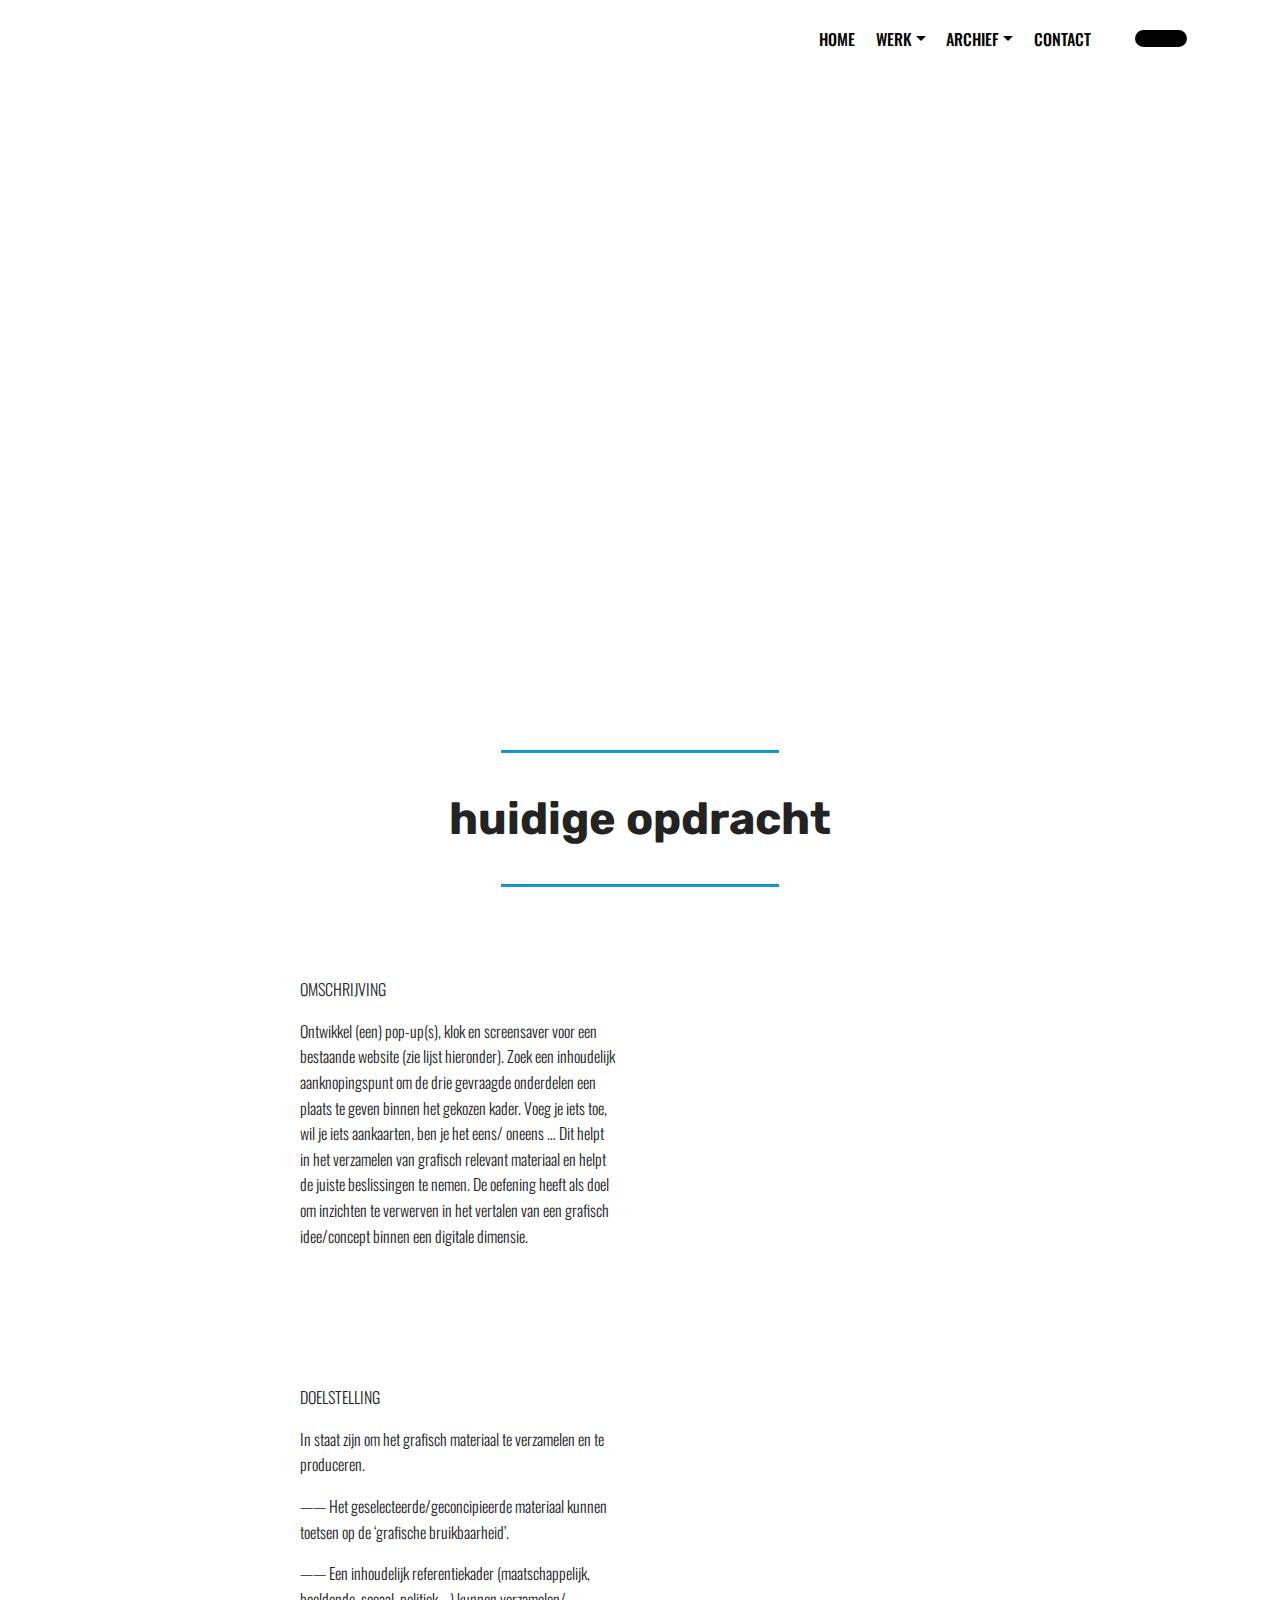
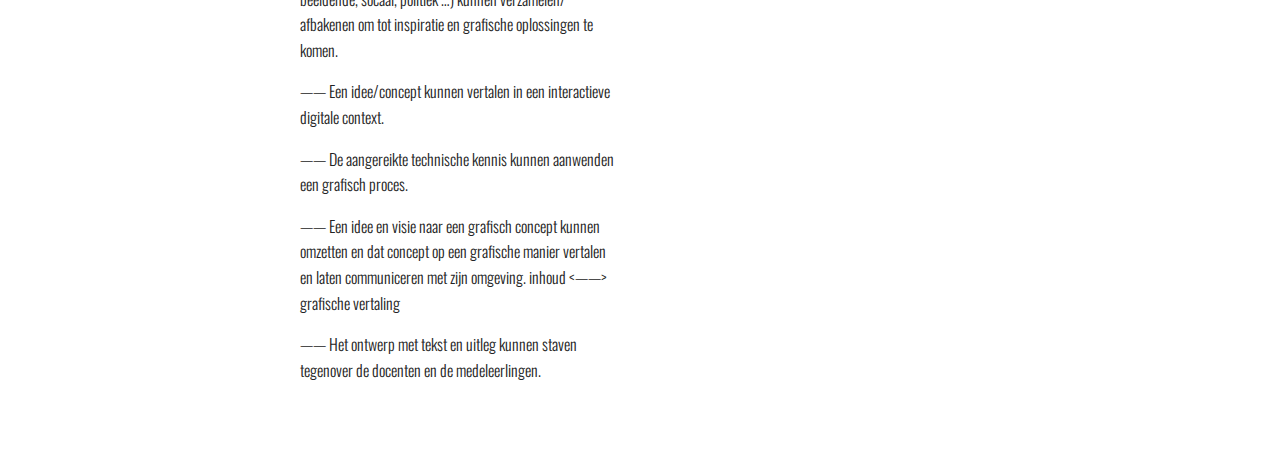
<file: index.html>
<!DOCTYPE html>
<html >
<head>
  <!-- Site made with Mobirise Website Builder v4.8.3, https://mobirise.com -->
  <meta charset="UTF-8">
  <meta http-equiv="X-UA-Compatible" content="IE=edge">
  <meta name="generator" content="Mobirise v4.8.3, mobirise.com">
  <meta name="viewport" content="width=device-width, initial-scale=1, minimum-scale=1">
  <link rel="shortcut icon" href="assets/images/logo2.png" type="image/x-icon">
  <meta name="description" content="">
  <title>Home</title>
  <link rel="stylesheet" href="assets/tether/tether.min.css">
  <link rel="stylesheet" href="assets/bootstrap/css/bootstrap.min.css">
  <link rel="stylesheet" href="assets/bootstrap/css/bootstrap-grid.min.css">
  <link rel="stylesheet" href="assets/bootstrap/css/bootstrap-reboot.min.css">
  <link rel="stylesheet" href="assets/dropdown/css/style.css">
  <link rel="stylesheet" href="assets/theme/css/style.css">
  <link rel="stylesheet" href="assets/mobirise/css/mbr-additional.css" type="text/css">
  
  
  
</head>
<body>
  <section class="menu cid-qTkzRZLJNu" once="menu" id="menu1-0">

    

    <nav class="navbar navbar-expand beta-menu navbar-dropdown align-items-center navbar-fixed-top navbar-toggleable-sm">
        <button class="navbar-toggler navbar-toggler-right" type="button" data-toggle="collapse" data-target="#navbarSupportedContent" aria-controls="navbarSupportedContent" aria-expanded="false" aria-label="Toggle navigation">
            <div class="hamburger">
                <span></span>
                <span></span>
                <span></span>
                <span></span>
            </div>
        </button>
        <div class="menu-logo">
            <div class="navbar-brand">
                
                
            </div>
        </div>
        <div class="collapse navbar-collapse" id="navbarSupportedContent">
            <ul class="navbar-nav nav-dropdown navbar-nav-top-padding" data-app-modern-menu="true"><li class="nav-item"><a class="nav-link link text-primary display-4" href="index.html" aria-expanded="false">HOME</a></li><li class="nav-item dropdown open"><a class="nav-link link text-primary dropdown-toggle display-4" href="page2.html" aria-expanded="true" data-toggle="dropdown-submenu">WERK</a><div class="dropdown-menu"><a class="text-primary dropdown-item display-4" href="page2.html" aria-expanded="false">grafisch ontwerp</a><a class="text-primary dropdown-item display-4" href="page2.html" aria-expanded="false">tekenen</a></div></li><li class="nav-item dropdown"><a class="nav-link link text-primary dropdown-toggle display-4" href="page1.html" aria-expanded="false" data-toggle="dropdown-submenu">ARCHIEF</a><div class="dropdown-menu"><div class="dropdown"><a class="text-primary dropdown-item dropdown-toggle display-4" href="page1.html" aria-expanded="false" data-toggle="dropdown-submenu">fase 1</a><div class="dropdown-menu dropdown-submenu"><a class="text-primary dropdown-item display-4" href="page1.html" aria-expanded="false">grafisch ontwerp</a><a class="text-primary dropdown-item display-4" href="page1.html" aria-expanded="false">tekenen</a></div></div><div class="dropdown"><a class="text-primary dropdown-item dropdown-toggle display-4" href="page1.html" aria-expanded="false" data-toggle="dropdown-submenu">fase 2</a><div class="dropdown-menu dropdown-submenu"><a class="text-primary dropdown-item display-4" href="page1.html" aria-expanded="false">grafisch ontwerp</a></div></div></div></li><li class="nav-item"><a class="nav-link link text-primary display-4" href="page3.html" aria-expanded="false">CONTACT</a></li><li class="nav-item">
                    <a class="nav-link link text-primary display-4" href="https://mobirise.com">
                        </a>
                </li></ul>
            <div class="navbar-buttons mbr-section-btn"><a class="btn btn-sm btn-primary display-4" href="https://mobirise.com"></a></div>
        </div>
    </nav>
</section>

<section class="engine"><a href="https://mobiri.se/j">website templates</a></section><section class="cid-rbmwb8U7Sp" id="video2-2f">

    
    
    <figure class="mbr-figure align-center">
        <div class="video-block" style="width: 100%;">
            <div><iframe class="mbr-embedded-video" src="https://www.youtube.com/embed/s3PpPUdL8Nw?rel=0&amp;amp;showinfo=0&amp;autoplay=1&amp;loop=0" width="1280" height="720" frameborder="0" allowfullscreen></iframe></div>
        </div>
    </figure>
</section>

<section class="mbr-section article content9 cid-r4L5QfpMnb" id="content9-4">
    
     

    <div class="container">
        <div class="inner-container" style="width: 100%;">
            <hr class="line" style="width: 25%;">
            <div class="section-text align-center mbr-fonts-style display-5"><strong>huidige opdracht</strong></div>
            <hr class="line" style="width: 25%;">
        </div>
        </div>
</section>

<section class="mbr-section article content3 cid-r58F3f2eCs" id="content3-7">
      
     

    <div class="container">
        <div class="media-container-row">
            <div class="row col-12 col-md-8">
                <div class="col-12 col-md-6 pr-lg-4 mbr-text mbr-fonts-style display-4"><p>OMSCHRIJVING</p><p>Ontwikkel (een) pop-up(s), klok en screensaver voor
een bestaande website (zie lijst hieronder).
Zoek een inhoudelijk aanknopingspunt om de drie gevraagde
onderdelen een plaats te geven binnen het gekozen
kader. Voeg je iets toe, wil je iets aankaarten, ben je het eens/
oneens … Dit helpt in het verzamelen van grafisch relevant
materiaal en helpt de juiste beslissingen te nemen.
De oefening heeft als doel om inzichten te verwerven
in het vertalen van een grafisch idee/concept binnen een
digitale dimensie.</p></div>
                <div class="col-12 col-md-6 pl-lg-4 mbr-text mbr-fonts-style display-7"></div>
            </div>
        </div>
    </div>
</section>

<section class="mbr-section article content3 cid-r58F3lcsKP" id="content3-8">
      
     

    <div class="container">
        <div class="media-container-row">
            <div class="row col-12 col-md-8">
                <div class="col-12 col-md-6 pr-lg-4 mbr-text mbr-fonts-style display-4"><p>DOELSTELLING</p><p>In staat zijn om het grafisch materiaal te verzamelen
en te produceren.
</p><p>—— Het geselecteerde/geconcipieerde materiaal kunnen
toetsen op de ‘grafische bruikbaarheid’.
</p><p>—— Een inhoudelijk referentiekader (maatschappelijk,
beeldende, socaal, politiek …) kunnen verzamelen/
afbakenen om tot inspiratie en grafische oplossingen
te komen.
</p><p>—— Een idee/concept kunnen vertalen in een interactieve
digitale context.
</p><p>—— De aangereikte technische kennis kunnen aanwenden
een grafisch proces.</p><p>
—— Een idee en visie naar een grafisch concept kunnen
omzetten en dat concept op een grafische manier
vertalen en laten communiceren met zijn omgeving.
inhoud &lt;——&gt; grafische vertaling
</p><p>—— Het ontwerp met tekst en uitleg kunnen staven
tegenover de docenten en de medeleerlingen.</p></div>
                <div class="col-12 col-md-6 pl-lg-4 mbr-text mbr-fonts-style display-7"></div>
            </div>
        </div>
    </div>
</section>


  <script src="assets/web/assets/jquery/jquery.min.js"></script>
  <script src="assets/popper/popper.min.js"></script>
  <script src="assets/tether/tether.min.js"></script>
  <script src="assets/bootstrap/js/bootstrap.min.js"></script>
  <script src="assets/smoothscroll/smooth-scroll.js"></script>
  <script src="assets/dropdown/js/script.min.js"></script>
  <script src="assets/touchswipe/jquery.touch-swipe.min.js"></script>
  <script src="assets/theme/js/script.js"></script>
  
  
</body>
</html>
</file>
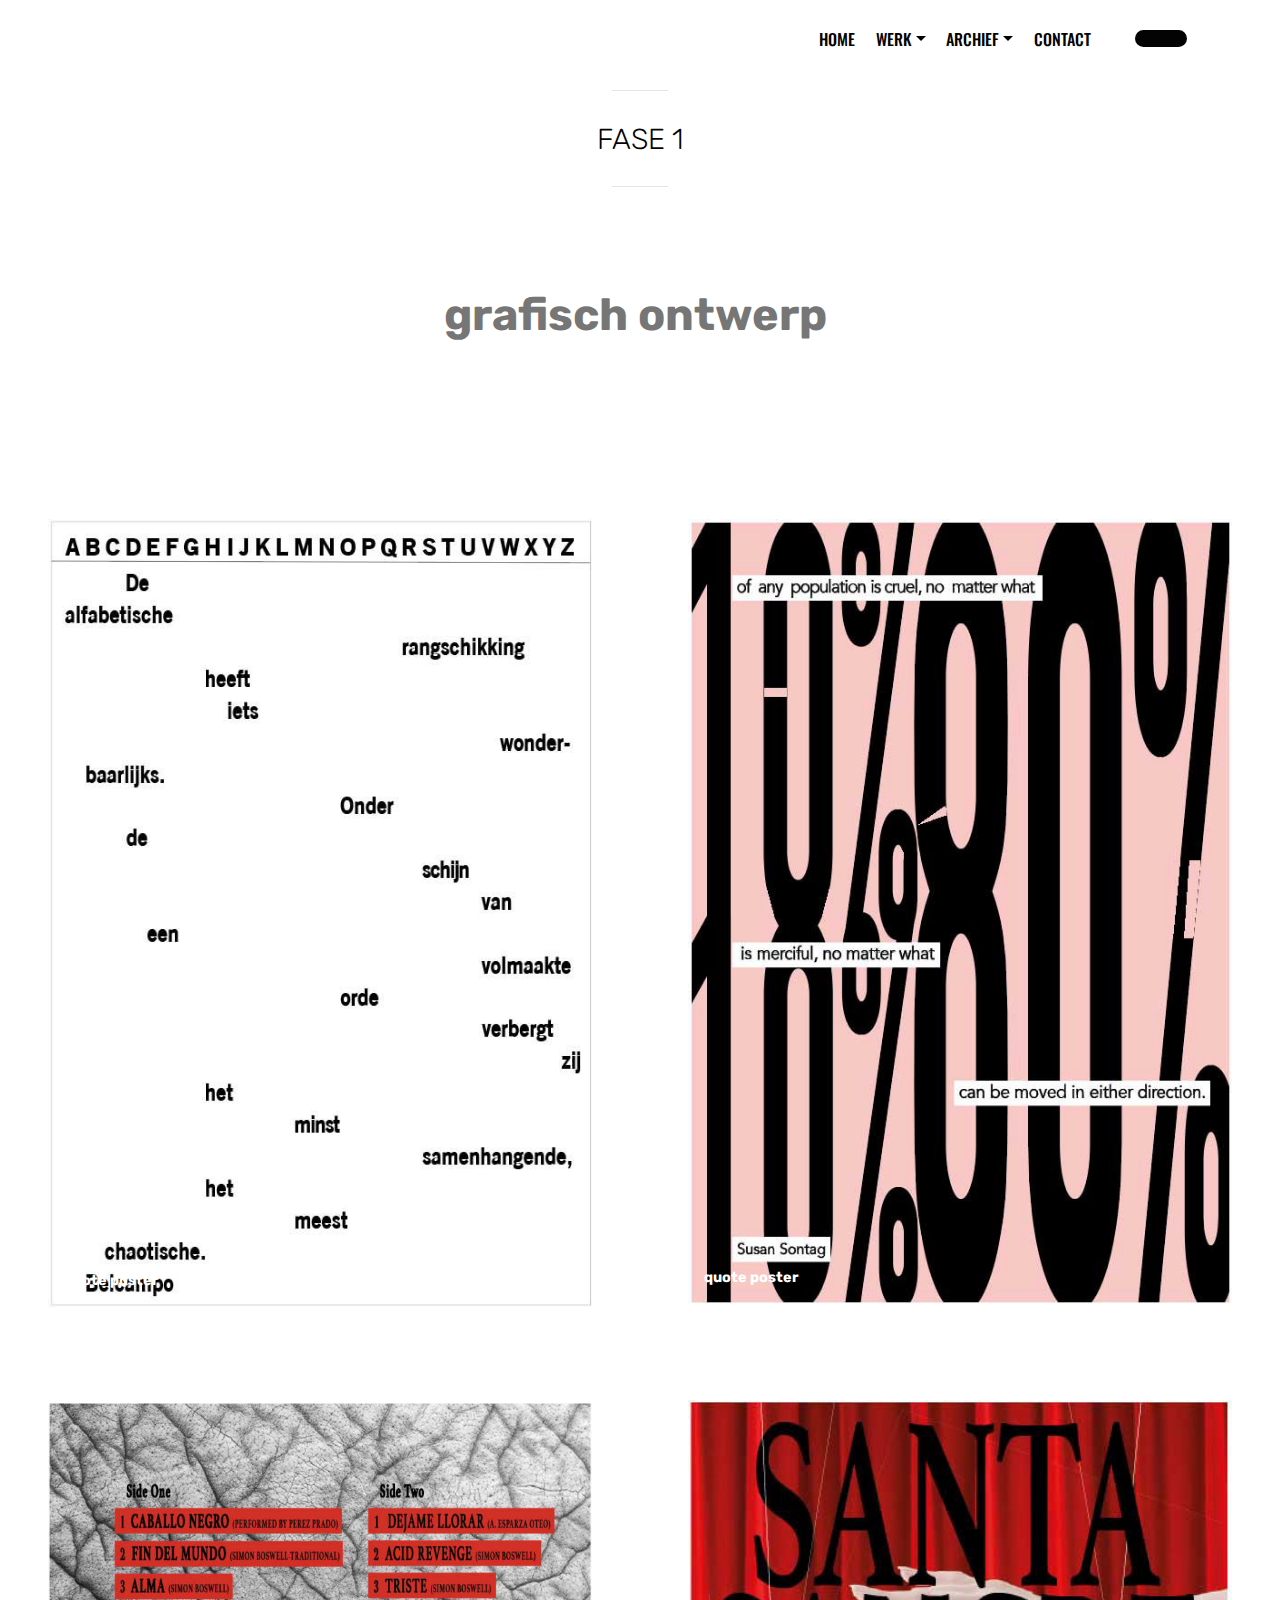
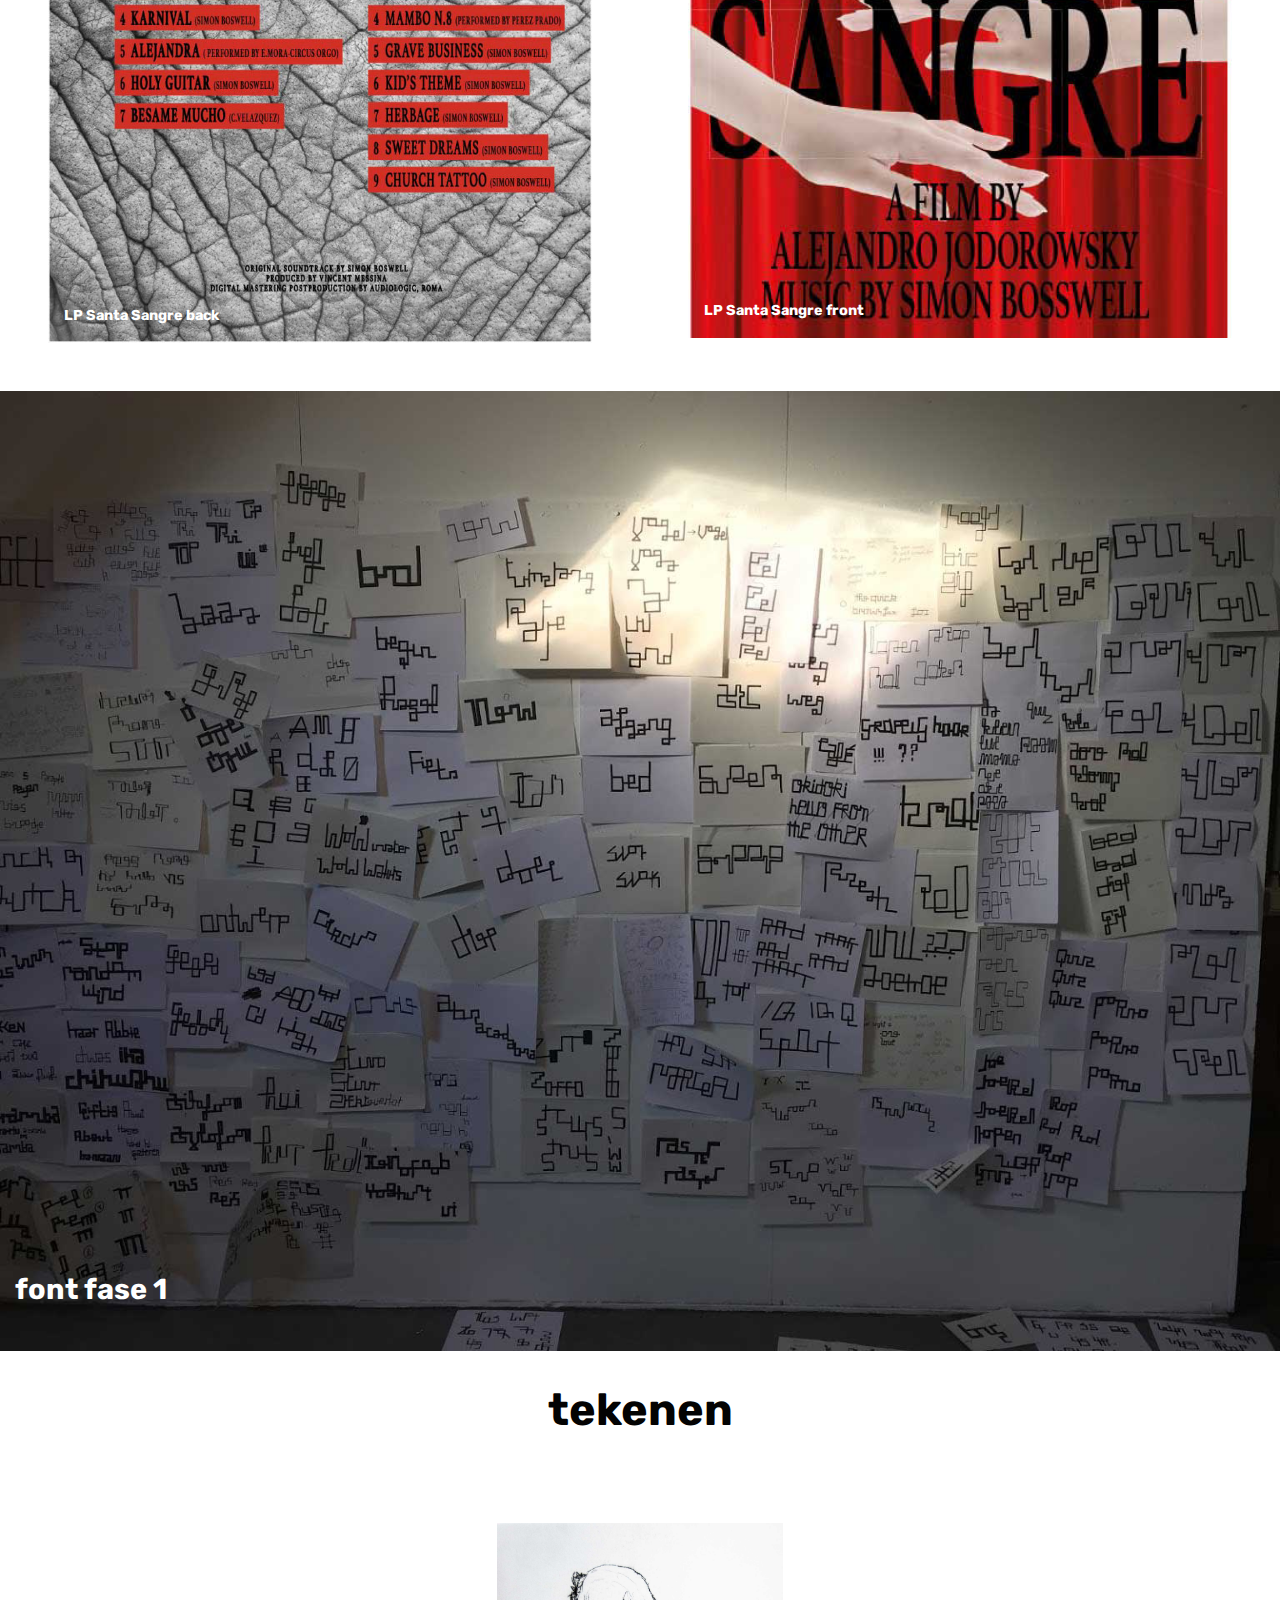
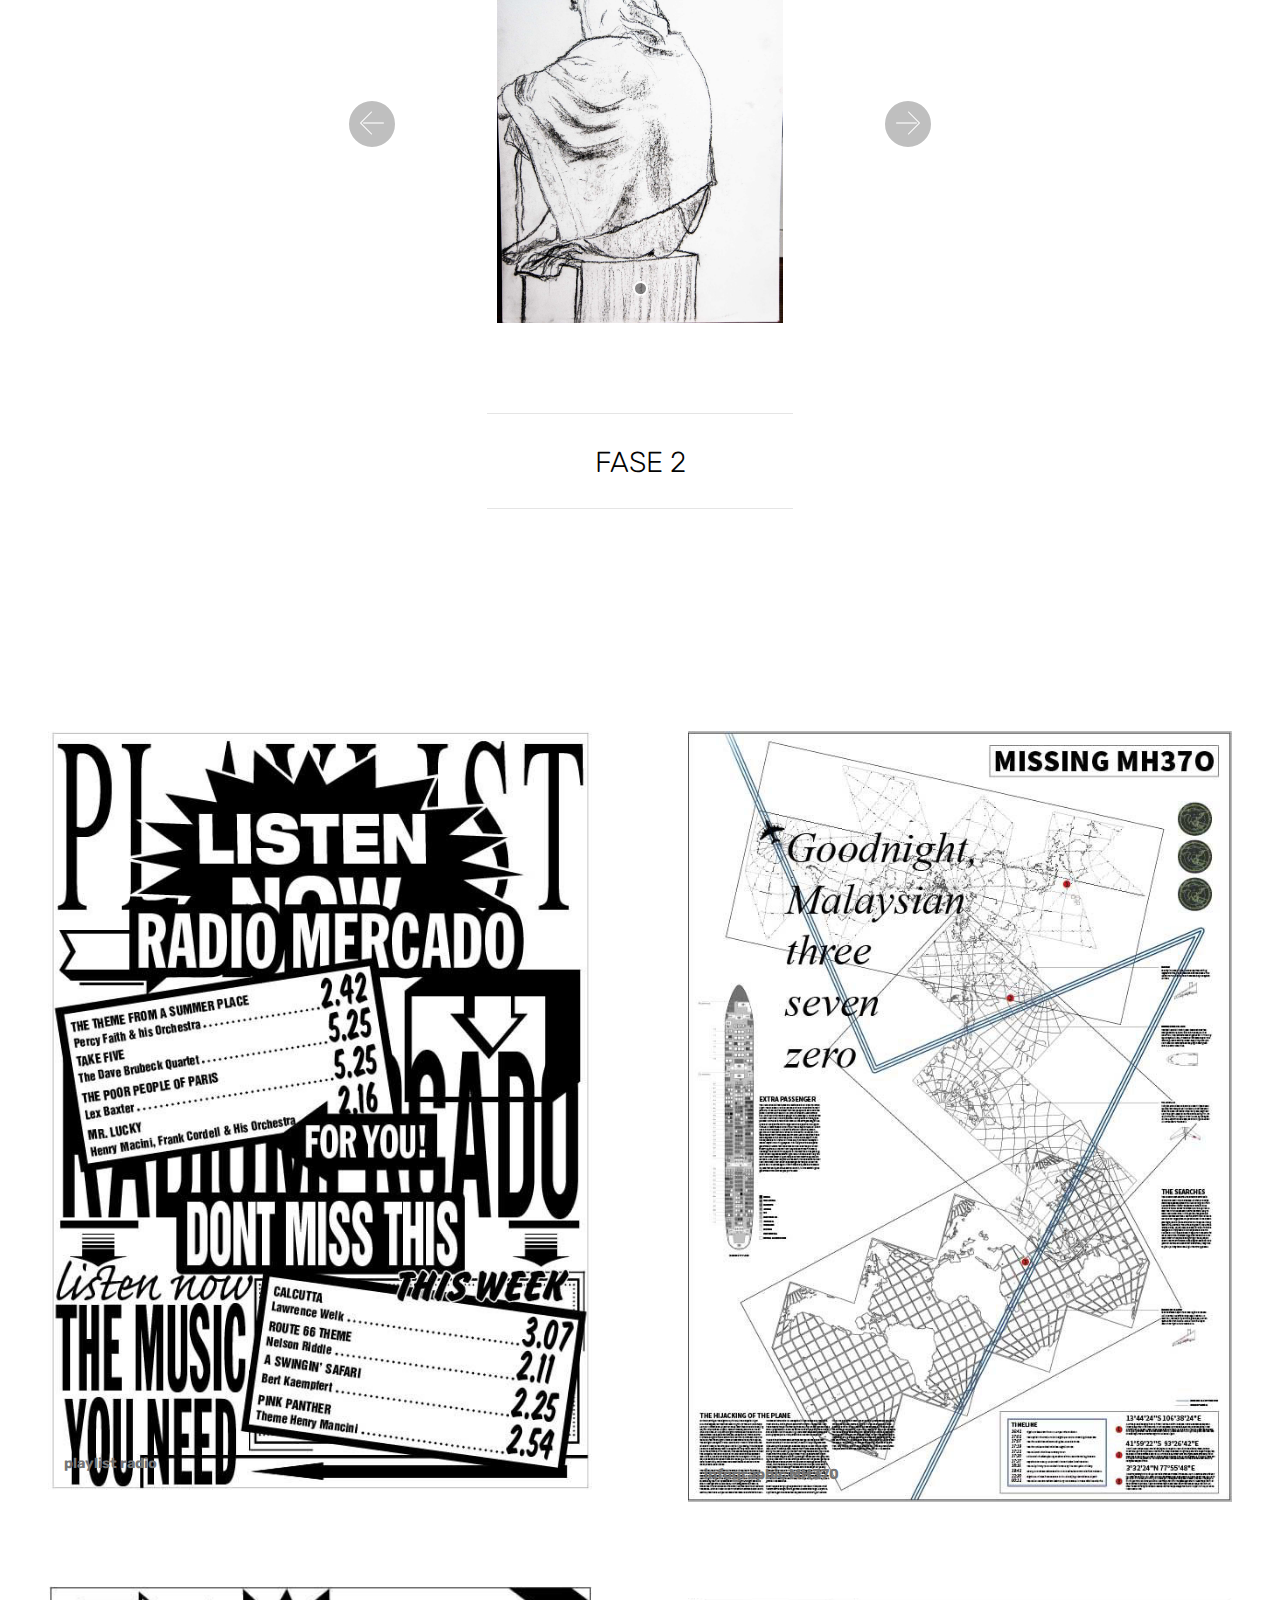
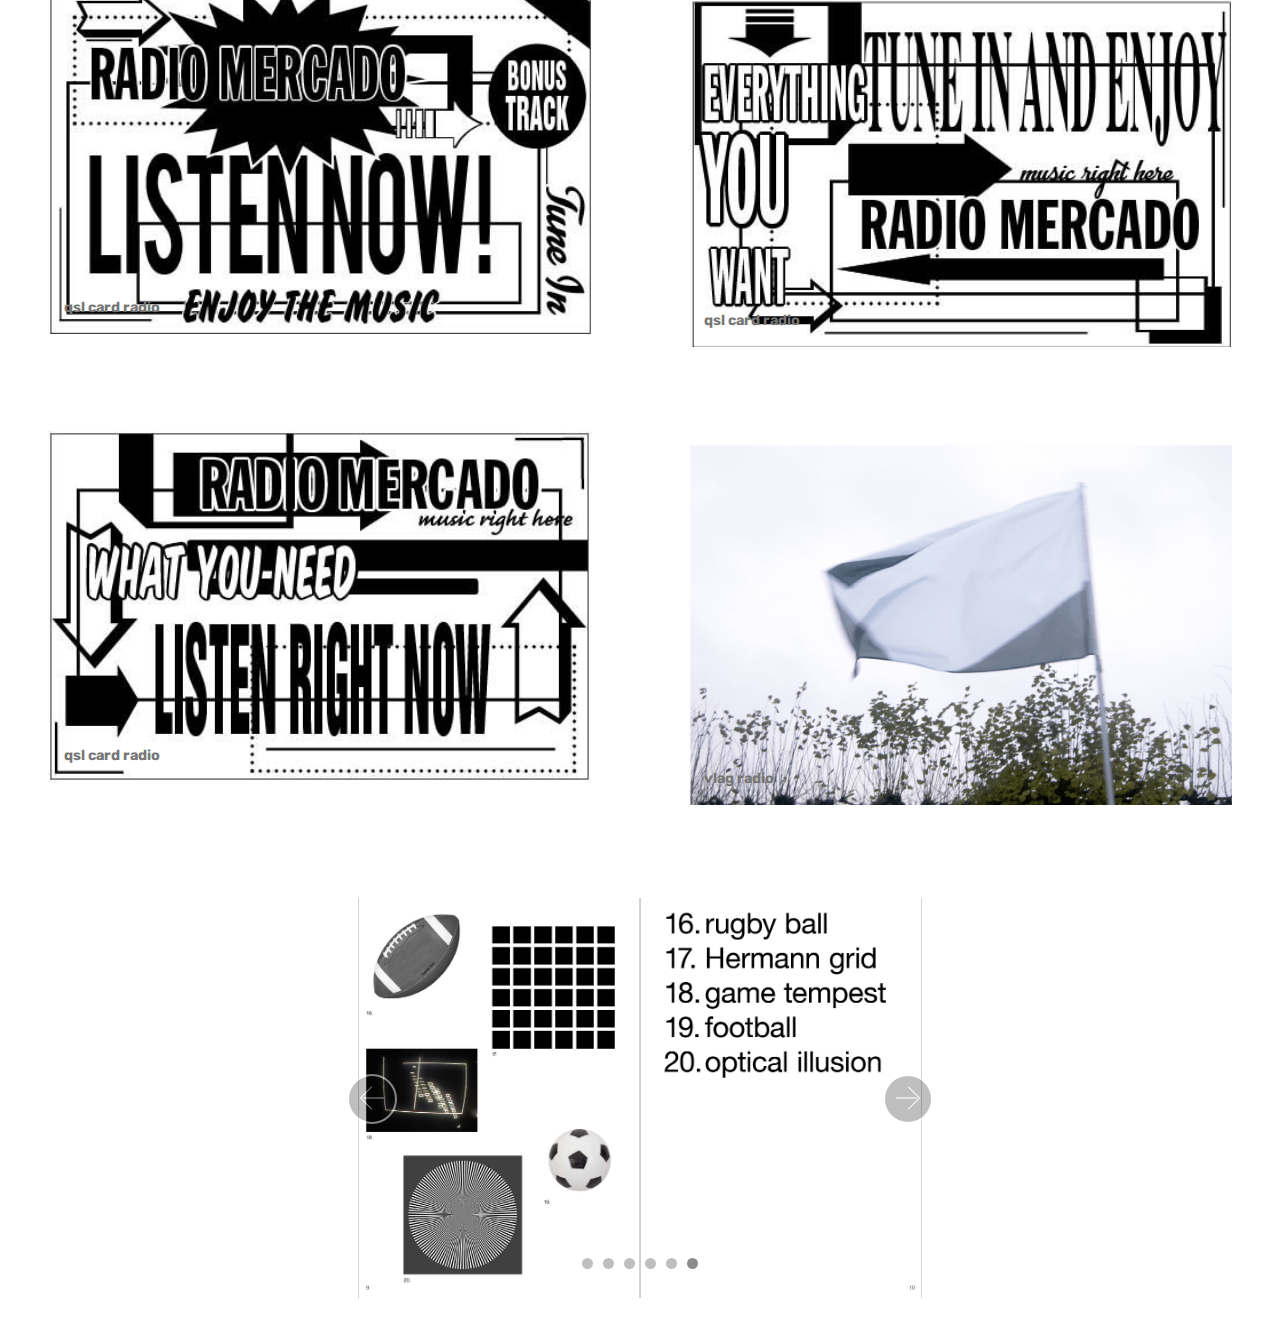
<file: page1.html>
<!DOCTYPE html>
<html >
<head>
  <!-- Site made with Mobirise Website Builder v4.8.3, https://mobirise.com -->
  <meta charset="UTF-8">
  <meta http-equiv="X-UA-Compatible" content="IE=edge">
  <meta name="generator" content="Mobirise v4.8.3, mobirise.com">
  <meta name="viewport" content="width=device-width, initial-scale=1, minimum-scale=1">
  <link rel="shortcut icon" href="assets/images/logo2.png" type="image/x-icon">
  <meta name="description" content="">
  <title>archief</title>
  <link rel="stylesheet" href="assets/web/assets/mobirise-icons/mobirise-icons.css">
  <link rel="stylesheet" href="assets/tether/tether.min.css">
  <link rel="stylesheet" href="assets/bootstrap/css/bootstrap.min.css">
  <link rel="stylesheet" href="assets/bootstrap/css/bootstrap-grid.min.css">
  <link rel="stylesheet" href="assets/bootstrap/css/bootstrap-reboot.min.css">
  <link rel="stylesheet" href="assets/dropdown/css/style.css">
  <link rel="stylesheet" href="assets/theme/css/style.css">
  <link rel="stylesheet" href="assets/gallery/style.css">
  <link rel="stylesheet" href="assets/mobirise/css/mbr-additional.css" type="text/css">
  
  
  
</head>
<body>
  <section class="menu cid-r5pTVEOVCd" once="menu" id="menu1-p">

    

    <nav class="navbar navbar-expand beta-menu navbar-dropdown align-items-center navbar-fixed-top navbar-toggleable-sm">
        <button class="navbar-toggler navbar-toggler-right" type="button" data-toggle="collapse" data-target="#navbarSupportedContent" aria-controls="navbarSupportedContent" aria-expanded="false" aria-label="Toggle navigation">
            <div class="hamburger">
                <span></span>
                <span></span>
                <span></span>
                <span></span>
            </div>
        </button>
        <div class="menu-logo">
            <div class="navbar-brand">
                
                
            </div>
        </div>
        <div class="collapse navbar-collapse" id="navbarSupportedContent">
            <ul class="navbar-nav nav-dropdown navbar-nav-top-padding" data-app-modern-menu="true"><li class="nav-item"><a class="nav-link link text-primary display-4" href="index.html" aria-expanded="false">HOME</a></li><li class="nav-item dropdown open"><a class="nav-link link text-primary dropdown-toggle display-4" href="page2.html" aria-expanded="true" data-toggle="dropdown-submenu">WERK</a><div class="dropdown-menu"><a class="text-primary dropdown-item display-4" href="page2.html" aria-expanded="false">grafisch ontwerp</a><a class="text-primary dropdown-item display-4" href="page2.html" aria-expanded="false">tekenen</a></div></li><li class="nav-item dropdown"><a class="nav-link link text-primary dropdown-toggle display-4" href="page1.html" aria-expanded="false" data-toggle="dropdown-submenu">ARCHIEF</a><div class="dropdown-menu"><div class="dropdown"><a class="text-primary dropdown-item dropdown-toggle display-4" href="page1.html" aria-expanded="false" data-toggle="dropdown-submenu">fase 1</a><div class="dropdown-menu dropdown-submenu"><a class="text-primary dropdown-item display-4" href="page1.html" aria-expanded="false">grafisch ontwerp</a><a class="text-primary dropdown-item display-4" href="page1.html" aria-expanded="false">tekenen</a></div></div><div class="dropdown"><a class="text-primary dropdown-item dropdown-toggle display-4" href="page1.html" aria-expanded="false" data-toggle="dropdown-submenu">fase 2</a><div class="dropdown-menu dropdown-submenu"><a class="text-primary dropdown-item display-4" href="page1.html" aria-expanded="false">grafisch ontwerp</a></div></div></div></li><li class="nav-item"><a class="nav-link link text-primary display-4" href="page3.html" aria-expanded="false">CONTACT</a></li><li class="nav-item">
                    <a class="nav-link link text-primary display-4" href="https://mobirise.com">
                        </a>
                </li></ul>
            <div class="navbar-buttons mbr-section-btn"><a class="btn btn-sm btn-primary display-4" href="https://mobirise.com"></a></div>
        </div>
    </nav>
</section>

<section class="engine"><a href="https://mobiri.se/b">create a website</a></section><section class="mbr-section article content10 cid-r61e91xuFr" id="content10-1y">
    
     

    <div class="container">
        <div class="inner-container" style="width: 50%;">
            <hr class="line" style="width: 10%;">
            <div class="section-text align-center mbr-white mbr-fonts-style display-2">
                    FASE 1</div>
            <hr class="line" style="width: 10%;">
        </div>
    </div>
</section>

<section class="mbr-section article content1 cid-ra2BrBYclN" id="content1-2i">
    
     

    <div class="container">
        <div class="media-container-row">
            <div class="mbr-text col-12 col-md-8 mbr-fonts-style display-5"><strong>grafisch ontwerp&nbsp;</strong></div>
        </div>
    </div>
</section>

<section class="mbr-section content4 cid-r61eZkdMfT" id="content4-24">

    

    <div class="container">
        <div class="media-container-row">
            <div class="title col-12 col-md-8">
                
                
                
            </div>
        </div>
    </div>
</section>

<section class="mbr-gallery mbr-slider-carousel cid-r612L4Pm2U" id="gallery3-1j">

    

    <div>
        <div><!-- Filter --><!-- Gallery --><div class="mbr-gallery-row"><div class="mbr-gallery-layout-default"><div><div><div class="mbr-gallery-item mbr-gallery-item--p6" data-video-url="false" data-tags="Geweldige"><div href="#lb-gallery3-1j" data-slide-to="0" data-toggle="modal"><img src="assets/images/schermafbeelding-2019-05-29-om-14.14.04-596x864.jpg" alt="" title=""><span class="icon-focus"></span><span class="mbr-gallery-title mbr-fonts-style display-5"><strong>quote poster</strong></span></div></div><div class="mbr-gallery-item mbr-gallery-item--p6" data-video-url="false" data-tags="Geweldige"><div href="#lb-gallery3-1j" data-slide-to="1" data-toggle="modal"><img src="assets/images/schermafbeelding-2019-05-29-om-14.30.31-600x866.jpg" alt="" title=""><span class="icon-focus"></span><span class="mbr-gallery-title mbr-fonts-style display-5"><strong>quote poster&nbsp;</strong></span></div></div><div class="mbr-gallery-item mbr-gallery-item--p6" data-video-url="false" data-tags="Geweldige"><div href="#lb-gallery3-1j" data-slide-to="2" data-toggle="modal"><img src="assets/images/schermafbeelding-2019-05-29-om-15.24.51-472x466.jpg" alt="" title=""><span class="icon-focus"></span><span class="mbr-gallery-title mbr-fonts-style display-5"><strong>LP Santa Sangre front</strong></span></div></div><div class="mbr-gallery-item mbr-gallery-item--p6" data-video-url="false" data-tags="Geweldige"><div href="#lb-gallery3-1j" data-slide-to="3" data-toggle="modal"><img src="assets/images/schermafbeelding-2019-05-29-om-15.28.33-800x793.jpg" alt="" title=""><span class="icon-focus"></span><span class="mbr-gallery-title mbr-fonts-style display-5"><strong>LP Santa Sangre back</strong></span></div></div></div></div><div class="clearfix"></div></div></div><!-- Lightbox --><div data-app-prevent-settings="" class="mbr-slider modal fade carousel slide" tabindex="-1" data-keyboard="true" data-interval="false" id="lb-gallery3-1j"><div class="modal-dialog"><div class="modal-content"><div class="modal-body"><div class="carousel-inner"><div class="carousel-item"><img src="assets/images/schermafbeelding-2019-05-29-om-14.14.04.jpg" alt="" title=""></div><div class="carousel-item"><img src="assets/images/schermafbeelding-2019-05-29-om-14.30.31.jpg" alt="" title=""></div><div class="carousel-item"><img src="assets/images/schermafbeelding-2019-05-29-om-15.24.51.jpg" alt="" title=""></div><div class="carousel-item active"><img src="assets/images/schermafbeelding-2019-05-29-om-15.28.33.jpg" alt="" title=""></div></div><a class="carousel-control carousel-control-prev" role="button" data-slide="prev" href="#lb-gallery3-1j"><span class="mbri-left mbr-iconfont" aria-hidden="true"></span><span class="sr-only">Previous</span></a><a class="carousel-control carousel-control-next" role="button" data-slide="next" href="#lb-gallery3-1j"><span class="mbri-right mbr-iconfont" aria-hidden="true"></span><span class="sr-only">Next</span></a><a class="close" href="#" role="button" data-dismiss="modal"><span class="sr-only">Close</span></a></div></div></div></div></div>
    </div>

</section>

<section class="cid-rrSleMicaB" id="image1-2q">

    

    <figure class="mbr-figure">
            <div class="image-block" style="width: 52%;">
                <img src="assets/images/img-4953.jpg" width="1400" alt="Mobirise" title="">
                <figcaption class="mbr-figure-caption mbr-figure-caption-over">
                    <div class="container pb-5 mbr-white align-center mbr-fonts-style display-2"><strong>font fase 1</strong></div>
                </figcaption>
            </div>
    </figure>
</section>

<section class="mbr-section content4 cid-r61f7mrCIc" id="content4-26">

    

    <div class="container">
        <div class="media-container-row">
            <div class="title col-12 col-md-8">
                
                <h3 class="mbr-section-subtitle align-center mbr-light mbr-fonts-style display-5"><strong>
                    tekenen</strong></h3>
                
            </div>
        </div>
    </div>
</section>

<section class="carousel slide cid-rrRMqLRkCZ" data-interval="false" id="slider2-2l">

    
    <div class="container content-slider">
        <div class="content-slider-wrap">
            <div><div class="mbr-slider slide carousel" data-pause="true" data-keyboard="false" data-ride="false" data-interval="false"><ol class="carousel-indicators"><li data-app-prevent-settings="" data-target="#slider2-2l" class=" active" data-slide-to="0"></li></ol><div class="carousel-inner" role="listbox"><div class="carousel-item slider-fullscreen-image active" data-bg-video-slide="false" style="background-image: url(assets/images/tekenen-mobirise.jpg);"><div class="container container-slide"><div class="image_wrapper"><img src="assets/images/tekenen-mobirise.jpg"><div class="carousel-caption justify-content-center"><div class="col-10 align-center"></div></div></div></div></div></div><a data-app-prevent-settings="" class="carousel-control carousel-control-prev" role="button" data-slide="prev" href="#slider2-2l"><span aria-hidden="true" class="mbri-left mbr-iconfont"></span><span class="sr-only">Previous</span></a><a data-app-prevent-settings="" class="carousel-control carousel-control-next" role="button" data-slide="next" href="#slider2-2l"><span aria-hidden="true" class="mbri-right mbr-iconfont"></span><span class="sr-only">Next</span></a></div></div> 
        </div>
    </div>
</section>

<section class="mbr-section article content10 cid-r61e734HHV" id="content10-1x">
    
     

    <div class="container">
        <div class="inner-container" style="width: 50%;">
            <hr class="line" style="width: 55%;">
            <div class="section-text align-center mbr-white mbr-fonts-style display-2">FASE 2</div>
            <hr class="line" style="width: 55%;">
        </div>
    </div>
</section>

<section class="mbr-section content4 cid-r61eA1nLkY" id="content4-21">

    

    <div class="container">
        <div class="media-container-row">
            <div class="title col-12 col-md-8">
                
                <h3 class="mbr-section-subtitle align-center mbr-light mbr-fonts-style display-5"><strong>
                    grafisch ontwerp&nbsp;</strong></h3>
                
            </div>
        </div>
    </div>
</section>

<section class="mbr-gallery mbr-slider-carousel cid-rrSorNgI1O" id="gallery3-2w">

    

    <div>
        <div><!-- Filter --><!-- Gallery --><div class="mbr-gallery-row"><div class="mbr-gallery-layout-default"><div><div><div class="mbr-gallery-item mbr-gallery-item--p6" data-video-url="false" data-tags="Bewegende"><div href="#lb-gallery3-2w" data-slide-to="0" data-toggle="modal"><img src="assets/images/schermafbeelding-2019-05-29-om-14.34.20-590x824.jpg" alt="" title=""><span class="icon-focus"></span><span class="mbr-gallery-title mbr-fonts-style display-5"><strong>playlist radio&nbsp;</strong></span></div></div><div class="mbr-gallery-item mbr-gallery-item--p6" data-video-url="false" data-tags="Bewegende"><div href="#lb-gallery3-2w" data-slide-to="1" data-toggle="modal"><img src="assets/images/schermafbeelding-2019-05-29-om-14.46.44-622x882.jpg" alt="" title=""><span class="icon-focus"></span><span class="mbr-gallery-title mbr-fonts-style display-5"><strong>infographic MH370</strong></span></div></div><div class="mbr-gallery-item mbr-gallery-item--p6" data-video-url="false" data-tags="Bewegende"><div href="#lb-gallery3-2w" data-slide-to="2" data-toggle="modal"><img src="assets/images/schermafbeelding-2019-05-29-om-14.36.38-474x304.jpg" alt="" title=""><span class="icon-focus"></span><span class="mbr-gallery-title mbr-fonts-style display-5"><strong>qsl card radio </strong></span></div></div><div class="mbr-gallery-item mbr-gallery-item--p6" data-video-url="false" data-tags="Bewegende"><div href="#lb-gallery3-2w" data-slide-to="3" data-toggle="modal"><img src="assets/images/schermafbeelding-2019-05-29-om-14.36.47-476x306.jpg" alt="" title=""><span class="icon-focus"></span><span class="mbr-gallery-title mbr-fonts-style display-5"><strong>qsl card radio&nbsp;</strong></span></div></div><div class="mbr-gallery-item mbr-gallery-item--p6" data-video-url="false" data-tags="Bewegende"><div href="#lb-gallery3-2w" data-slide-to="4" data-toggle="modal"><img src="assets/images/schermafbeelding-2019-05-29-om-14.37.02-476x308.jpg" alt="" title=""><span class="icon-focus"></span><span class="mbr-gallery-title mbr-fonts-style display-5"><strong>qsl card radio </strong></span></div></div><div class="mbr-gallery-item mbr-gallery-item--p6" data-video-url="false" data-tags="Bewegende"><div href="#lb-gallery3-2w" data-slide-to="5" data-toggle="modal"><img src="assets/images/schermafbeelding-2019-05-29-om-18.03.38-800x532.png" alt="" title=""><span class="icon-focus"></span><span class="mbr-gallery-title mbr-fonts-style display-5"><strong>vlag radio</strong></span></div></div></div></div><div class="clearfix"></div></div></div><!-- Lightbox --><div data-app-prevent-settings="" class="mbr-slider modal fade carousel slide" tabindex="-1" data-keyboard="true" data-interval="false" id="lb-gallery3-2w"><div class="modal-dialog"><div class="modal-content"><div class="modal-body"><div class="carousel-inner"><div class="carousel-item"><img src="assets/images/schermafbeelding-2019-05-29-om-14.34.20.jpg" alt="" title=""></div><div class="carousel-item"><img src="assets/images/schermafbeelding-2019-05-29-om-14.46.44.jpg" alt="" title=""></div><div class="carousel-item"><img src="assets/images/schermafbeelding-2019-05-29-om-14.36.38.jpg" alt="" title=""></div><div class="carousel-item"><img src="assets/images/schermafbeelding-2019-05-29-om-14.36.47.jpg" alt="" title=""></div><div class="carousel-item"><img src="assets/images/schermafbeelding-2019-05-29-om-14.37.02.jpg" alt="" title=""></div><div class="carousel-item active"><img src="assets/images/schermafbeelding-2019-05-29-om-18.03.38.png" alt="" title=""></div></div><a class="carousel-control carousel-control-prev" role="button" data-slide="prev" href="#lb-gallery3-2w"><span class="mbri-left mbr-iconfont" aria-hidden="true"></span><span class="sr-only">Previous</span></a><a class="carousel-control carousel-control-next" role="button" data-slide="next" href="#lb-gallery3-2w"><span class="mbri-right mbr-iconfont" aria-hidden="true"></span><span class="sr-only">Next</span></a><a class="close" href="#" role="button" data-dismiss="modal"><span class="sr-only">Close</span></a></div></div></div></div></div>
    </div>

</section>

<section class="carousel slide cid-rrRCtdknh3" data-interval="false" id="slider2-2h">

    
    <div class="container content-slider">
        <div class="content-slider-wrap">
            <div><div class="mbr-slider slide carousel" data-pause="true" data-keyboard="false" data-ride="false" data-interval="false"><ol class="carousel-indicators"><li data-app-prevent-settings="" data-target="#slider2-2h" data-slide-to="0"></li><li data-app-prevent-settings="" data-target="#slider2-2h" data-slide-to="1"></li><li data-app-prevent-settings="" data-target="#slider2-2h" data-slide-to="2"></li><li data-app-prevent-settings="" data-target="#slider2-2h" data-slide-to="3"></li><li data-app-prevent-settings="" data-target="#slider2-2h" data-slide-to="4"></li><li data-app-prevent-settings="" data-target="#slider2-2h" class=" active" data-slide-to="5"></li></ol><div class="carousel-inner" role="listbox"><div class="carousel-item slider-fullscreen-image" data-bg-video-slide="false" style="background-image: url(assets/images/schermafbeelding-2019-03-29-om-13.42.12.jpg);"><div class="container container-slide"><div class="image_wrapper"><img src="assets/images/schermafbeelding-2019-03-29-om-13.42.12.jpg"><div class="carousel-caption justify-content-center"><div class="col-10 align-center"></div></div></div></div></div><div class="carousel-item slider-fullscreen-image" data-bg-video-slide="false" style="background-image: url(assets/images/schermafbeelding-2019-03-29-om-13.42.23.jpg);"><div class="container container-slide"><div class="image_wrapper"><img src="assets/images/schermafbeelding-2019-03-29-om-13.42.23.jpg"><div class="carousel-caption justify-content-center"><div class="col-10 align-center"></div></div></div></div></div><div class="carousel-item slider-fullscreen-image" data-bg-video-slide="false" style="background-image: url(assets/images/schermafbeelding-2019-03-29-om-13.42.42.jpg);"><div class="container container-slide"><div class="image_wrapper"><img src="assets/images/schermafbeelding-2019-03-29-om-13.42.42.jpg"><div class="carousel-caption justify-content-center"><div class="col-10 align-center"></div></div></div></div></div><div class="carousel-item slider-fullscreen-image" data-bg-video-slide="false" style="background-image: url(assets/images/schermafbeelding-2019-03-29-om-13.44.00.jpg);"><div class="container container-slide"><div class="image_wrapper"><img src="assets/images/schermafbeelding-2019-03-29-om-13.44.00.jpg"><div class="carousel-caption justify-content-center"><div class="col-10 align-center"></div></div></div></div></div><div class="carousel-item slider-fullscreen-image" data-bg-video-slide="false" style="background-image: url(assets/images/schermafbeelding-2019-03-29-om-13.44.47.jpg);"><div class="container container-slide"><div class="image_wrapper"><img src="assets/images/schermafbeelding-2019-03-29-om-13.44.47.jpg"><div class="carousel-caption justify-content-center"><div class="col-10 align-center"></div></div></div></div></div><div class="carousel-item slider-fullscreen-image active" data-bg-video-slide="false" style="background-image: url(assets/images/schermafbeelding-2019-03-29-om-14.00.18.jpg);"><div class="container container-slide"><div class="image_wrapper"><img src="assets/images/schermafbeelding-2019-03-29-om-14.00.18.jpg"><div class="carousel-caption justify-content-center"><div class="col-10 align-center"></div></div></div></div></div></div><a data-app-prevent-settings="" class="carousel-control carousel-control-prev" role="button" data-slide="prev" href="#slider2-2h"><span aria-hidden="true" class="mbri-left mbr-iconfont"></span><span class="sr-only">Previous</span></a><a data-app-prevent-settings="" class="carousel-control carousel-control-next" role="button" data-slide="next" href="#slider2-2h"><span aria-hidden="true" class="mbri-right mbr-iconfont"></span><span class="sr-only">Next</span></a></div></div> 
        </div>
    </div>
</section>


  <script src="assets/web/assets/jquery/jquery.min.js"></script>
  <script src="assets/popper/popper.min.js"></script>
  <script src="assets/tether/tether.min.js"></script>
  <script src="assets/bootstrap/js/bootstrap.min.js"></script>
  <script src="assets/smoothscroll/smooth-scroll.js"></script>
  <script src="assets/dropdown/js/script.min.js"></script>
  <script src="assets/touchswipe/jquery.touch-swipe.min.js"></script>
  <script src="assets/ytplayer/jquery.mb.ytplayer.min.js"></script>
  <script src="assets/bootstrapcarouselswipe/bootstrap-carousel-swipe.js"></script>
  <script src="assets/vimeoplayer/jquery.mb.vimeo_player.js"></script>
  <script src="assets/masonry/masonry.pkgd.min.js"></script>
  <script src="assets/imagesloaded/imagesloaded.pkgd.min.js"></script>
  <script src="assets/theme/js/script.js"></script>
  <script src="assets/gallery/player.min.js"></script>
  <script src="assets/gallery/script.js"></script>
  <script src="assets/slidervideo/script.js"></script>
  
  
</body>
</html>
</file>
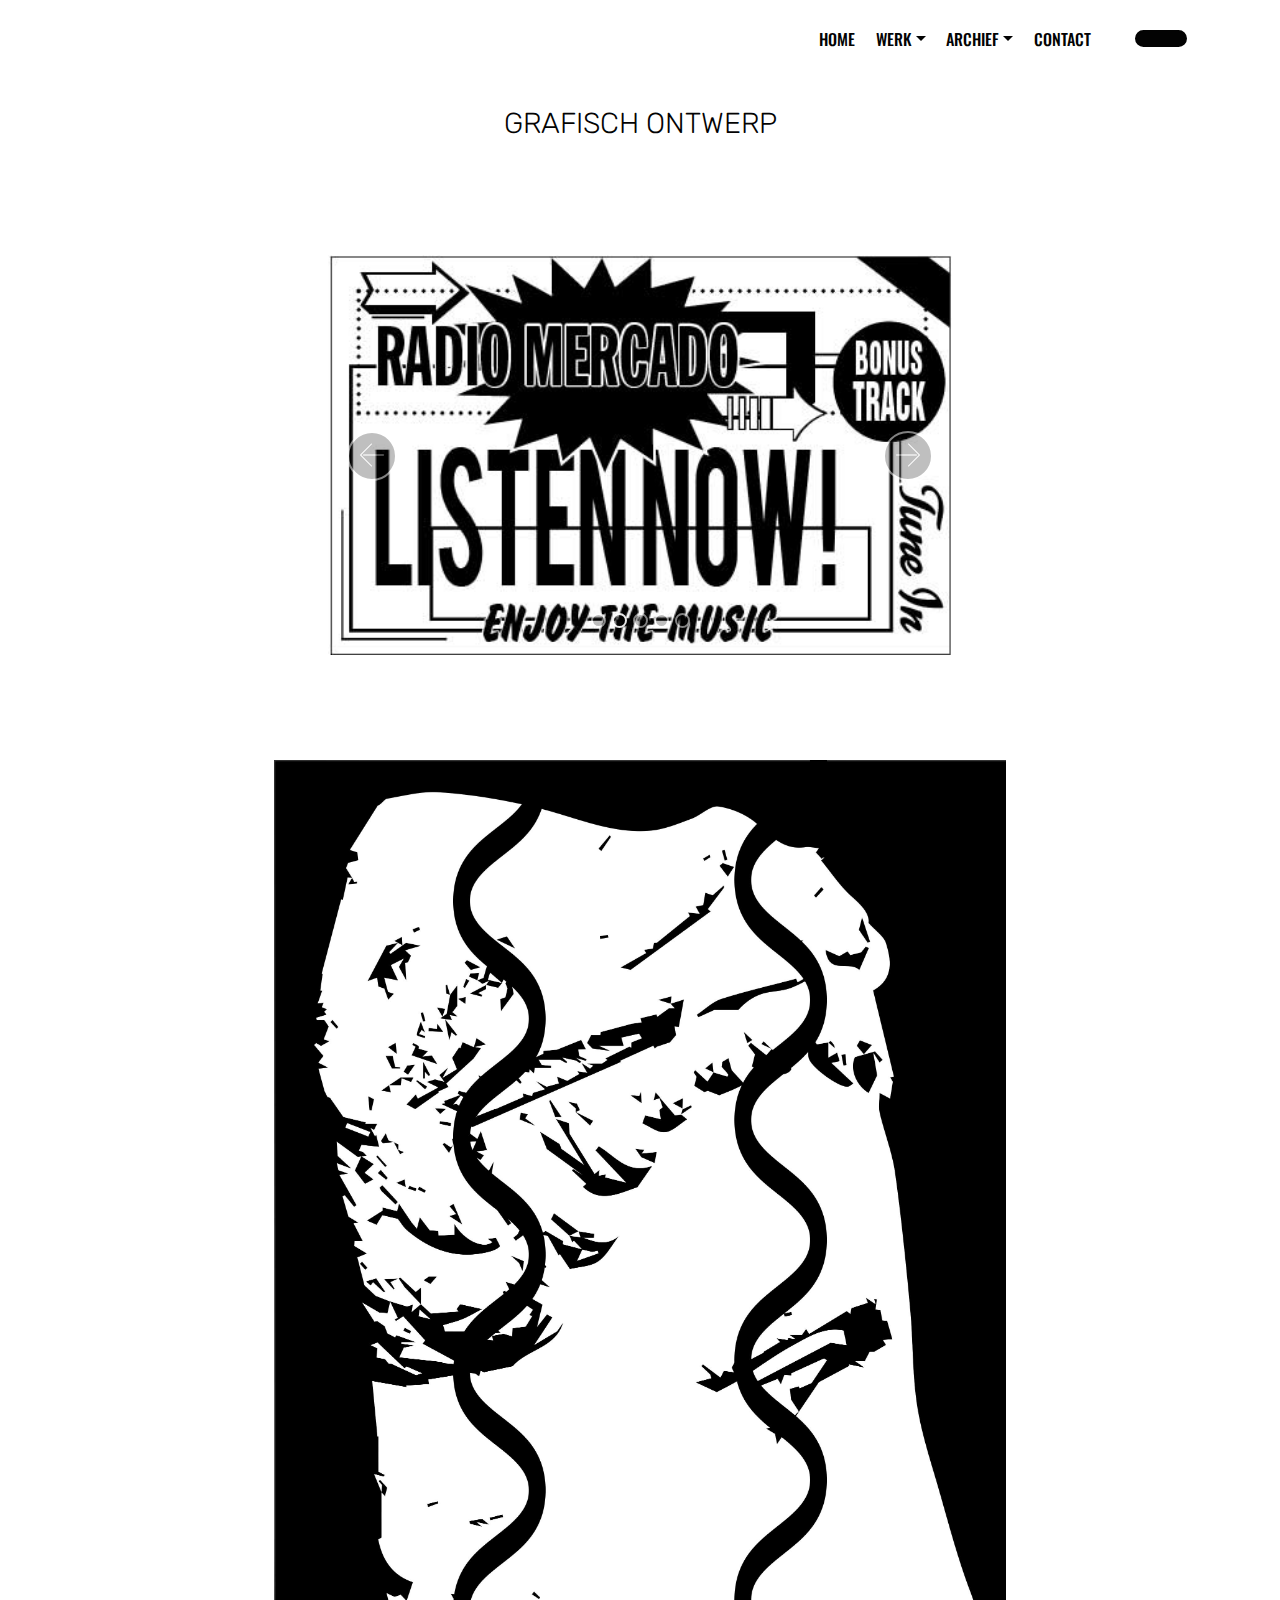
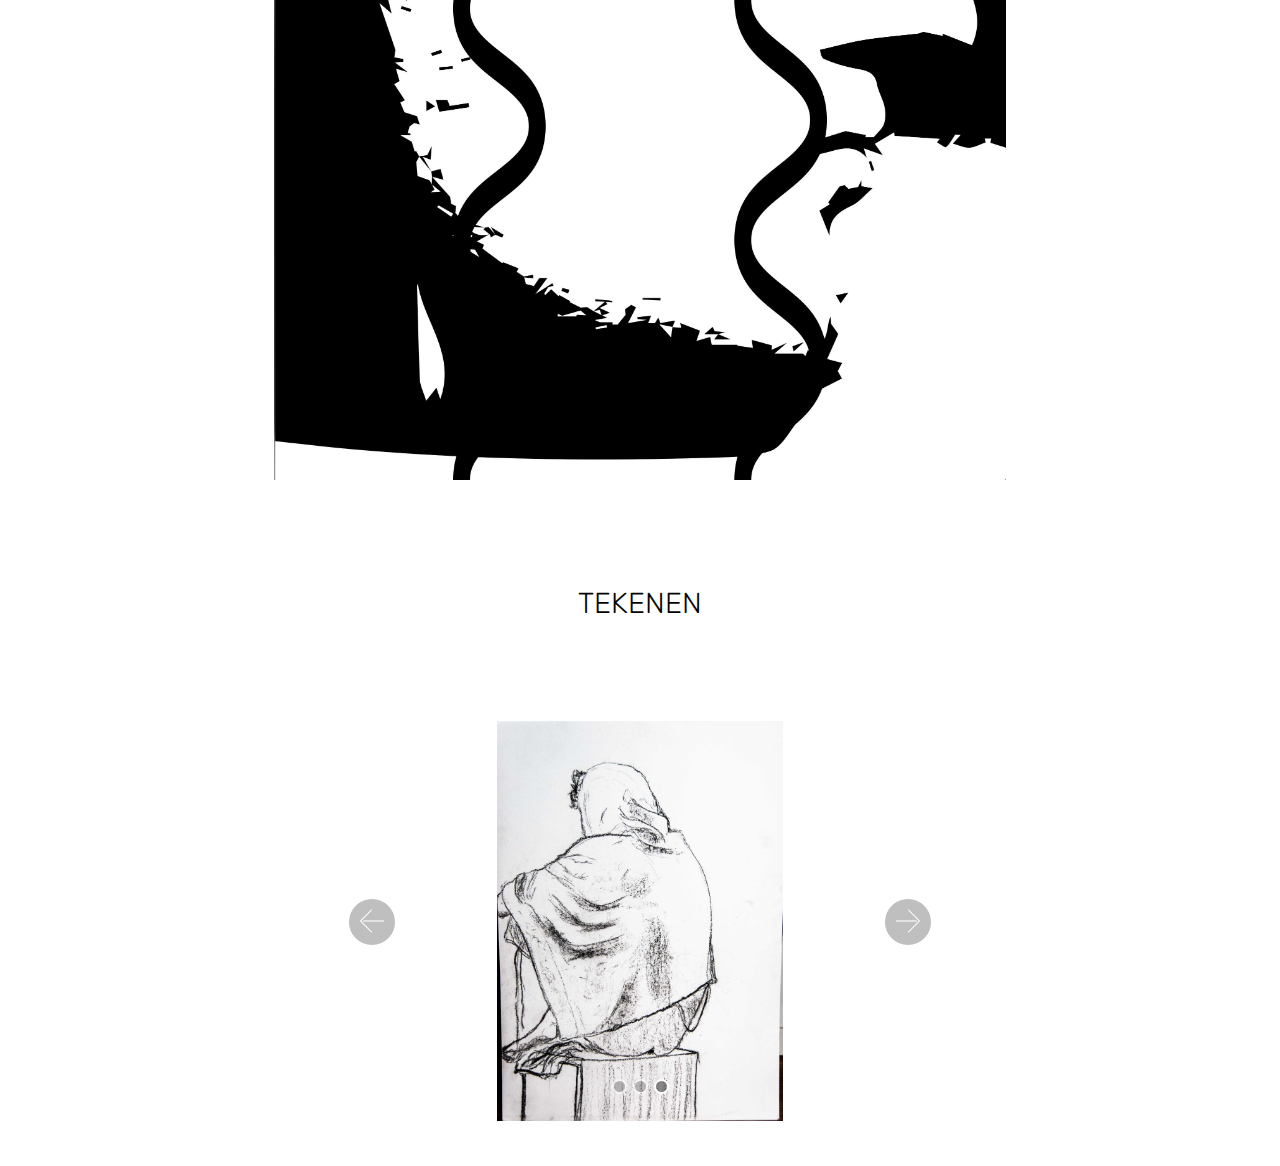
<file: page2.html>
<!DOCTYPE html>
<html >
<head>
  <!-- Site made with Mobirise Website Builder v4.8.3, https://mobirise.com -->
  <meta charset="UTF-8">
  <meta http-equiv="X-UA-Compatible" content="IE=edge">
  <meta name="generator" content="Mobirise v4.8.3, mobirise.com">
  <meta name="viewport" content="width=device-width, initial-scale=1, minimum-scale=1">
  <link rel="shortcut icon" href="assets/images/logo2.png" type="image/x-icon">
  <meta name="description" content="">
  <title>werk</title>
  <link rel="stylesheet" href="assets/web/assets/mobirise-icons/mobirise-icons.css">
  <link rel="stylesheet" href="assets/tether/tether.min.css">
  <link rel="stylesheet" href="assets/bootstrap/css/bootstrap.min.css">
  <link rel="stylesheet" href="assets/bootstrap/css/bootstrap-grid.min.css">
  <link rel="stylesheet" href="assets/bootstrap/css/bootstrap-reboot.min.css">
  <link rel="stylesheet" href="assets/dropdown/css/style.css">
  <link rel="stylesheet" href="assets/theme/css/style.css">
  <link rel="stylesheet" href="assets/mobirise/css/mbr-additional.css" type="text/css">
  
  
  
</head>
<body>
  <section class="menu cid-r61017NpER" once="menu" id="menu1-19">

    

    <nav class="navbar navbar-expand beta-menu navbar-dropdown align-items-center navbar-fixed-top navbar-toggleable-sm">
        <button class="navbar-toggler navbar-toggler-right" type="button" data-toggle="collapse" data-target="#navbarSupportedContent" aria-controls="navbarSupportedContent" aria-expanded="false" aria-label="Toggle navigation">
            <div class="hamburger">
                <span></span>
                <span></span>
                <span></span>
                <span></span>
            </div>
        </button>
        <div class="menu-logo">
            <div class="navbar-brand">
                
                
            </div>
        </div>
        <div class="collapse navbar-collapse" id="navbarSupportedContent">
            <ul class="navbar-nav nav-dropdown navbar-nav-top-padding" data-app-modern-menu="true"><li class="nav-item"><a class="nav-link link text-primary display-4" href="index.html" aria-expanded="false">HOME</a></li><li class="nav-item dropdown open"><a class="nav-link link text-primary dropdown-toggle display-4" href="page2.html" aria-expanded="true" data-toggle="dropdown-submenu">WERK</a><div class="dropdown-menu"><a class="text-primary dropdown-item display-4" href="page2.html" aria-expanded="false">grafisch ontwerp</a><a class="text-primary dropdown-item display-4" href="page2.html" aria-expanded="false">tekenen</a></div></li><li class="nav-item dropdown"><a class="nav-link link text-primary dropdown-toggle display-4" href="page1.html" aria-expanded="false" data-toggle="dropdown-submenu">ARCHIEF</a><div class="dropdown-menu"><div class="dropdown"><a class="text-primary dropdown-item dropdown-toggle display-4" href="page1.html" aria-expanded="false" data-toggle="dropdown-submenu">fase 1</a><div class="dropdown-menu dropdown-submenu"><a class="text-primary dropdown-item display-4" href="page1.html" aria-expanded="false">grafisch ontwerp</a><a class="text-primary dropdown-item display-4" href="page1.html" aria-expanded="false">tekenen</a></div></div><div class="dropdown"><a class="text-primary dropdown-item dropdown-toggle display-4" href="page1.html" aria-expanded="false" data-toggle="dropdown-submenu">fase 2</a><div class="dropdown-menu dropdown-submenu"><a class="text-primary dropdown-item display-4" href="page1.html" aria-expanded="false">grafisch ontwerp</a></div></div></div></li><li class="nav-item"><a class="nav-link link text-primary display-4" href="page3.html" aria-expanded="false">CONTACT</a></li><li class="nav-item">
                    <a class="nav-link link text-primary display-4" href="https://mobirise.com">
                        </a>
                </li></ul>
            <div class="navbar-buttons mbr-section-btn"><a class="btn btn-sm btn-primary display-4" href="https://mobirise.com"></a></div>
        </div>
    </nav>
</section>

<section class="engine"><a href="https://mobiri.se/b">create your own website</a></section><section class="mbr-section content4 cid-r61fBdwvEb" id="content4-27">

    

    <div class="container">
        <div class="media-container-row">
            <div class="title col-12 col-md-8">
                
                <h3 class="mbr-section-subtitle align-center mbr-light mbr-fonts-style display-2">GRAFISCH ONTWERP</h3>
                
            </div>
        </div>
    </div>
</section>

<section class="carousel slide cid-rrRFQxIcoL" data-interval="false" id="slider2-2j">

    
    <div class="container content-slider">
        <div class="content-slider-wrap">
            <div><div class="mbr-slider slide carousel" data-pause="true" data-keyboard="false" data-ride="false" data-interval="false"><ol class="carousel-indicators"><li data-app-prevent-settings="" data-target="#slider2-2j" data-slide-to="0"></li><li data-app-prevent-settings="" data-target="#slider2-2j" class=" active" data-slide-to="1"></li><li data-app-prevent-settings="" data-target="#slider2-2j" data-slide-to="2"></li><li data-app-prevent-settings="" data-target="#slider2-2j" data-slide-to="3"></li><li data-app-prevent-settings="" data-target="#slider2-2j" data-slide-to="4"></li></ol><div class="carousel-inner" role="listbox"><div class="carousel-item slider-fullscreen-image" data-bg-video-slide="false" style="background-image: url(assets/images/schermafbeelding-2019-05-29-om-14.34.20.jpg);"><div class="container container-slide"><div class="image_wrapper"><img src="assets/images/schermafbeelding-2019-05-29-om-14.34.20.jpg"><div class="carousel-caption justify-content-center"><div class="col-10 align-center"><p class="lead mbr-text mbr-fonts-style display-7"></p></div></div></div></div></div><div class="carousel-item slider-fullscreen-image active" data-bg-video-slide="false" style="background-image: url(assets/images/schermafbeelding-2019-05-29-om-14.36.38.jpg);"><div class="container container-slide"><div class="image_wrapper"><img src="assets/images/schermafbeelding-2019-05-29-om-14.36.38.jpg"><div class="carousel-caption justify-content-center"><div class="col-10 align-center"></div></div></div></div></div><div class="carousel-item slider-fullscreen-image" data-bg-video-slide="false" style="background-image: url(assets/images/schermafbeelding-2019-03-29-om-13.42.12.jpg);"><div class="container container-slide"><div class="image_wrapper"><img src="assets/images/schermafbeelding-2019-03-29-om-13.42.12.jpg"><div class="carousel-caption justify-content-center"><div class="col-10 align-center"></div></div></div></div></div><div class="carousel-item slider-fullscreen-image" data-bg-video-slide="false" style="background-image: url(assets/images/schermafbeelding-2019-03-29-om-14.00.18.jpg);"><div class="container container-slide"><div class="image_wrapper"><img src="assets/images/schermafbeelding-2019-03-29-om-14.00.18.jpg"><div class="carousel-caption justify-content-center"><div class="col-10 align-center"></div></div></div></div></div><div class="carousel-item slider-fullscreen-image" data-bg-video-slide="false" style="background-image: url(assets/images/schermafbeelding-2019-05-29-om-14.46.44.jpg);"><div class="container container-slide"><div class="image_wrapper"><img src="assets/images/schermafbeelding-2019-05-29-om-14.46.44.jpg"><div class="carousel-caption justify-content-center"><div class="col-10 align-center"><p class="lead mbr-text mbr-fonts-style display-7"></p></div></div></div></div></div></div><a data-app-prevent-settings="" class="carousel-control carousel-control-prev" role="button" data-slide="prev" href="#slider2-2j"><span aria-hidden="true" class="mbri-left mbr-iconfont"></span><span class="sr-only">Previous</span></a><a data-app-prevent-settings="" class="carousel-control carousel-control-next" role="button" data-slide="next" href="#slider2-2j"><span aria-hidden="true" class="mbri-right mbr-iconfont"></span><span class="sr-only">Next</span></a></div></div> 
        </div>
    </div>
</section>

<section class="cid-rrTSwoJkOR" id="image1-31">

    

    <figure class="mbr-figure container">
            <div class="image-block" style="width: 66%;">
                <img src="assets/images/hoofd-1.jpg" width="1400" alt="Mobirise" title="">
                
            </div>
    </figure>
</section>

<section class="mbr-section content4 cid-r61fHh821G" id="content4-28">

    

    <div class="container">
        <div class="media-container-row">
            <div class="title col-12 col-md-8">
                
                <h3 class="mbr-section-subtitle align-center mbr-light mbr-fonts-style display-2">
                    TEKENEN</h3>
                
            </div>
        </div>
    </div>
</section>

<section class="carousel slide cid-rrRGsfI3fw" data-interval="false" id="slider2-2k">

    
    <div class="container content-slider">
        <div class="content-slider-wrap">
            <div><div class="mbr-slider slide carousel" data-pause="true" data-keyboard="false" data-ride="false" data-interval="false"><ol class="carousel-indicators"><li data-app-prevent-settings="" data-target="#slider2-2k" data-slide-to="0"></li><li data-app-prevent-settings="" data-target="#slider2-2k" data-slide-to="1"></li><li data-app-prevent-settings="" data-target="#slider2-2k" class=" active" data-slide-to="2"></li></ol><div class="carousel-inner" role="listbox"><div class="carousel-item slider-fullscreen-image" data-bg-video-slide="false" style="background-image: url(assets/images/dsc-301.jpg);"><div class="container container-slide"><div class="image_wrapper"><img src="assets/images/dsc-301.jpg"><div class="carousel-caption justify-content-center"><div class="col-10 align-center"></div></div></div></div></div><div class="carousel-item slider-fullscreen-image" data-bg-video-slide="false" style="background-image: url(assets/images/dsc-305.jpg);"><div class="container container-slide"><div class="image_wrapper"><img src="assets/images/dsc-305.jpg"><div class="carousel-caption justify-content-center"><div class="col-10 align-center"></div></div></div></div></div><div class="carousel-item slider-fullscreen-image active" data-bg-video-slide="false" style="background-image: url(assets/images/tekenen-mobirise.jpg);"><div class="container container-slide"><div class="image_wrapper"><img src="assets/images/tekenen-mobirise.jpg"><div class="carousel-caption justify-content-center"><div class="col-10 align-center"></div></div></div></div></div></div><a data-app-prevent-settings="" class="carousel-control carousel-control-prev" role="button" data-slide="prev" href="#slider2-2k"><span aria-hidden="true" class="mbri-left mbr-iconfont"></span><span class="sr-only">Previous</span></a><a data-app-prevent-settings="" class="carousel-control carousel-control-next" role="button" data-slide="next" href="#slider2-2k"><span aria-hidden="true" class="mbri-right mbr-iconfont"></span><span class="sr-only">Next</span></a></div></div> 
        </div>
    </div>
</section>


  <script src="assets/web/assets/jquery/jquery.min.js"></script>
  <script src="assets/popper/popper.min.js"></script>
  <script src="assets/tether/tether.min.js"></script>
  <script src="assets/bootstrap/js/bootstrap.min.js"></script>
  <script src="assets/smoothscroll/smooth-scroll.js"></script>
  <script src="assets/dropdown/js/script.min.js"></script>
  <script src="assets/bootstrapcarouselswipe/bootstrap-carousel-swipe.js"></script>
  <script src="assets/ytplayer/jquery.mb.ytplayer.min.js"></script>
  <script src="assets/vimeoplayer/jquery.mb.vimeo_player.js"></script>
  <script src="assets/touchswipe/jquery.touch-swipe.min.js"></script>
  <script src="assets/theme/js/script.js"></script>
  <script src="assets/slidervideo/script.js"></script>
  
  
</body>
</html>
</file>
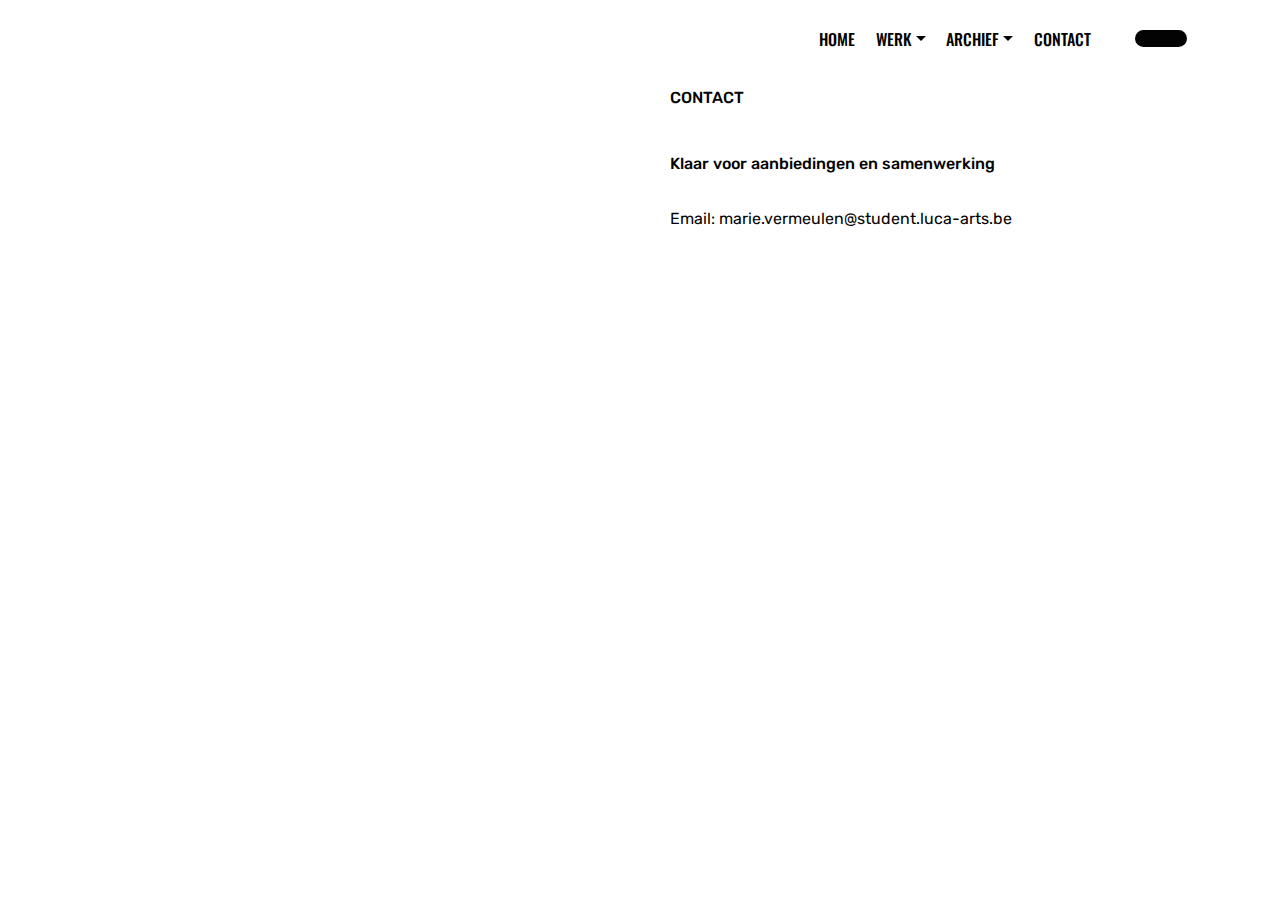
<file: page3.html>
<!DOCTYPE html>
<html >
<head>
  <!-- Site made with Mobirise Website Builder v4.8.3, https://mobirise.com -->
  <meta charset="UTF-8">
  <meta http-equiv="X-UA-Compatible" content="IE=edge">
  <meta name="generator" content="Mobirise v4.8.3, mobirise.com">
  <meta name="viewport" content="width=device-width, initial-scale=1, minimum-scale=1">
  <link rel="shortcut icon" href="assets/images/logo2.png" type="image/x-icon">
  <meta name="description" content="">
  <title>contact</title>
  <link rel="stylesheet" href="assets/web/assets/mobirise-icons/mobirise-icons.css">
  <link rel="stylesheet" href="assets/tether/tether.min.css">
  <link rel="stylesheet" href="assets/bootstrap/css/bootstrap.min.css">
  <link rel="stylesheet" href="assets/bootstrap/css/bootstrap-grid.min.css">
  <link rel="stylesheet" href="assets/bootstrap/css/bootstrap-reboot.min.css">
  <link rel="stylesheet" href="assets/dropdown/css/style.css">
  <link rel="stylesheet" href="assets/theme/css/style.css">
  <link rel="stylesheet" href="assets/mobirise/css/mbr-additional.css" type="text/css">
  
  
  
</head>
<body>
  <section class="menu cid-r6102qFFLL" once="menu" id="menu1-1e">

    

    <nav class="navbar navbar-expand beta-menu navbar-dropdown align-items-center navbar-fixed-top navbar-toggleable-sm">
        <button class="navbar-toggler navbar-toggler-right" type="button" data-toggle="collapse" data-target="#navbarSupportedContent" aria-controls="navbarSupportedContent" aria-expanded="false" aria-label="Toggle navigation">
            <div class="hamburger">
                <span></span>
                <span></span>
                <span></span>
                <span></span>
            </div>
        </button>
        <div class="menu-logo">
            <div class="navbar-brand">
                
                
            </div>
        </div>
        <div class="collapse navbar-collapse" id="navbarSupportedContent">
            <ul class="navbar-nav nav-dropdown navbar-nav-top-padding" data-app-modern-menu="true"><li class="nav-item"><a class="nav-link link text-primary display-4" href="index.html" aria-expanded="false">HOME</a></li><li class="nav-item dropdown open"><a class="nav-link link text-primary dropdown-toggle display-4" href="page2.html" aria-expanded="true" data-toggle="dropdown-submenu">WERK</a><div class="dropdown-menu"><a class="text-primary dropdown-item display-4" href="page2.html" aria-expanded="false">grafisch ontwerp</a><a class="text-primary dropdown-item display-4" href="page2.html" aria-expanded="false">tekenen</a></div></li><li class="nav-item dropdown"><a class="nav-link link text-primary dropdown-toggle display-4" href="page1.html" aria-expanded="false" data-toggle="dropdown-submenu">ARCHIEF</a><div class="dropdown-menu"><div class="dropdown"><a class="text-primary dropdown-item dropdown-toggle display-4" href="page1.html" aria-expanded="false" data-toggle="dropdown-submenu">fase 1</a><div class="dropdown-menu dropdown-submenu"><a class="text-primary dropdown-item display-4" href="page1.html" aria-expanded="false">grafisch ontwerp</a><a class="text-primary dropdown-item display-4" href="page1.html" aria-expanded="false">tekenen</a></div></div><div class="dropdown"><a class="text-primary dropdown-item dropdown-toggle display-4" href="page1.html" aria-expanded="false" data-toggle="dropdown-submenu">fase 2</a><div class="dropdown-menu dropdown-submenu"><a class="text-primary dropdown-item display-4" href="page1.html" aria-expanded="false">grafisch ontwerp</a></div></div></div></li><li class="nav-item"><a class="nav-link link text-primary display-4" href="page3.html" aria-expanded="false">CONTACT</a></li><li class="nav-item">
                    <a class="nav-link link text-primary display-4" href="https://mobirise.com">
                        </a>
                </li></ul>
            <div class="navbar-buttons mbr-section-btn"><a class="btn btn-sm btn-primary display-4" href="https://mobirise.com"></a></div>
        </div>
    </nav>
</section>

<section class="engine"><a href="https://mobiri.se/b">create your own website</a></section><section class="mbr-section form4 cid-r61gzoe0Mu" id="form4-2a">

    

    
    <div class="container">
        <div class="row">
            <div class="col-md-6">
                <div class="google-map"><iframe frameborder="0" style="border:0" src="https://www.google.com/maps/embed/v1/place?key=AIzaSyA0Dx_boXQiwvdz8sJHoYeZNVTdoWONYkU&amp;q=place_id:ChIJrUOUM-Fww0cRQFFNL6uZAAQ" allowfullscreen=""></iframe></div>
            </div>
            <div class="col-md-6">
                <h2 class="pb-3 align-left mbr-fonts-style display-7">CONTACT</h2>
                <div>
                    <div class="icon-block pb-3">
                        
                        
                    </div>
                    <div class="icon-contacts pb-3">
                        <h5 class="align-left mbr-fonts-style display-7">
                            Klaar voor aanbiedingen en samenwerking
                        </h5>
                        <p class="mbr-text align-left mbr-fonts-style display-7"><br>
                            Email: marie.vermeulen@student.luca-arts.be</p>
                    </div>
                </div>
                
            </div>
        </div>
    </div>
</section>


  <script src="assets/web/assets/jquery/jquery.min.js"></script>
  <script src="assets/popper/popper.min.js"></script>
  <script src="assets/tether/tether.min.js"></script>
  <script src="assets/bootstrap/js/bootstrap.min.js"></script>
  <script src="assets/smoothscroll/smooth-scroll.js"></script>
  <script src="assets/dropdown/js/script.min.js"></script>
  <script src="assets/touchswipe/jquery.touch-swipe.min.js"></script>
  <script src="assets/theme/js/script.js"></script>
  <script src="assets/formoid/formoid.min.js"></script>
  
  
</body>
</html>
</file>
<file: assets/dropdown/css/style.css>
.navbar-dropdown {
  left: 0;
  padding: 0;
  position: absolute;
  right: 0;
  top: 0;
  transition: all 0.45s ease;
  z-index: 1030;
  background: #282828; }
  .navbar-dropdown .navbar-logo {
    margin-right: 0.8rem;
    transition: margin 0.3s ease-in-out;
    vertical-align: middle; }
    .navbar-dropdown .navbar-logo img {
      height: 3.125rem;
      transition: all 0.3s ease-in-out; }
    .navbar-dropdown .navbar-logo.mbr-iconfont {
      font-size: 3.125rem;
      line-height: 3.125rem; }
  .navbar-dropdown .navbar-caption {
    font-weight: 700;
    white-space: normal;
    vertical-align: -4px;
    line-height: 3.125rem !important; }
    .navbar-dropdown .navbar-caption, .navbar-dropdown .navbar-caption:hover {
      color: inherit;
      text-decoration: none; }
  .navbar-dropdown .mbr-iconfont + .navbar-caption {
    vertical-align: -1px; }
  .navbar-dropdown.navbar-fixed-top {
    position: fixed; }
  .navbar-dropdown .navbar-brand span {
    vertical-align: -4px; }
  .navbar-dropdown.bg-color.transparent {
    background: none; }
  .navbar-dropdown.navbar-short .navbar-brand {
    padding: 0.625rem 0; }
    .navbar-dropdown.navbar-short .navbar-brand span {
      vertical-align: -1px; }
  .navbar-dropdown.navbar-short .navbar-caption {
    line-height: 2.375rem !important;
    vertical-align: -2px; }
  .navbar-dropdown.navbar-short .navbar-logo {
    margin-right: 0.5rem; }
    .navbar-dropdown.navbar-short .navbar-logo img {
      height: 2.375rem; }
    .navbar-dropdown.navbar-short .navbar-logo.mbr-iconfont {
      font-size: 2.375rem;
      line-height: 2.375rem; }
  .navbar-dropdown.navbar-short .mbr-table-cell {
    height: 3.625rem; }
  .navbar-dropdown .navbar-close {
    left: 0.6875rem;
    position: fixed;
    top: 0.75rem;
    z-index: 1000; }
  .navbar-dropdown .hamburger-icon {
    content: "";
    display: inline-block;
    vertical-align: middle;
    width: 16px;
    -webkit-box-shadow: 0 -6px 0 1px #282828,0 0 0 1px #282828,0 6px 0 1px #282828;
    -moz-box-shadow: 0 -6px 0 1px #282828,0 0 0 1px #282828,0 6px 0 1px #282828;
    box-shadow: 0 -6px 0 1px #282828,0 0 0 1px #282828,0 6px 0 1px #282828; }

.dropdown-menu .dropdown-toggle[data-toggle="dropdown-submenu"]::after {
  border-bottom: 0.35em solid transparent;
  border-left: 0.35em solid;
  border-right: 0;
  border-top: 0.35em solid transparent;
  margin-left: 0.3rem; }

.dropdown-menu .dropdown-item:focus {
  outline: 0; }

.nav-dropdown {
  font-size: 0.75rem;
  font-weight: 500;
  height: auto !important; }
  .nav-dropdown .nav-btn {
    padding-left: 1rem; }
  .nav-dropdown .link {
    margin: .667em 1.667em;
    font-weight: 500;
    padding: 0;
    transition: color .2s ease-in-out; }
    .nav-dropdown .link.dropdown-toggle {
      margin-right: 2.583em; }
      .nav-dropdown .link.dropdown-toggle::after {
        margin-left: .25rem;
        border-top: 0.35em solid;
        border-right: 0.35em solid transparent;
        border-left: 0.35em solid transparent;
        border-bottom: 0; }
      .nav-dropdown .link.dropdown-toggle[aria-expanded="true"] {
        margin: 0;
        padding: 0.667em 3.263em  0.667em 1.667em; }
  .nav-dropdown .link::after,
  .nav-dropdown .dropdown-item::after {
    color: inherit; }
  .nav-dropdown .btn {
    font-size: 0.75rem;
    font-weight: 700;
    letter-spacing: 0;
    margin-bottom: 0;
    padding-left: 1.25rem;
    padding-right: 1.25rem; }
  .nav-dropdown .dropdown-menu {
    border-radius: 0;
    border: 0;
    left: 0;
    margin: 0;
    padding-bottom: 1.25rem;
    padding-top: 1.25rem;
    position: relative; }
  .nav-dropdown .dropdown-submenu {
    margin-left: 0.125rem;
    top: 0; }
  .nav-dropdown .dropdown-item {
    font-weight: 500;
    line-height: 2;
    padding: 0.3846em 4.615em 0.3846em 1.5385em;
    position: relative;
    transition: color .2s ease-in-out, background-color .2s ease-in-out; }
    .nav-dropdown .dropdown-item::after {
      margin-top: -0.3077em;
      position: absolute;
      right: 1.1538em;
      top: 50%; }
    .nav-dropdown .dropdown-item:focus, .nav-dropdown .dropdown-item:hover {
      background: none; }

@media (max-width: 767px) {
  .nav-dropdown.navbar-toggleable-sm {
    bottom: 0;
    display: none;
    left: 0;
    overflow-x: hidden;
    position: fixed;
    top: 0;
    transform: translateX(-100%);
    -ms-transform: translateX(-100%);
    -webkit-transform: translateX(-100%);
    width: 18.75rem;
    z-index: 999; } }
.nav-dropdown.navbar-toggleable-xl {
  bottom: 0;
  display: none;
  left: 0;
  overflow-x: hidden;
  position: fixed;
  top: 0;
  transform: translateX(-100%);
  -ms-transform: translateX(-100%);
  -webkit-transform: translateX(-100%);
  width: 18.75rem;
  z-index: 999; }

.nav-dropdown-sm {
  display: block !important;
  overflow-x: hidden;
  overflow: auto;
  padding-top: 3.875rem; }
  .nav-dropdown-sm::after {
    content: "";
    display: block;
    height: 3rem;
    width: 100%; }
  .nav-dropdown-sm.collapse.in ~ .navbar-close {
    display: block !important; }
  .nav-dropdown-sm.collapsing, .nav-dropdown-sm.collapse.in {
    transform: translateX(0);
    -ms-transform: translateX(0);
    -webkit-transform: translateX(0);
    transition: all 0.25s ease-out;
    -webkit-transition: all 0.25s ease-out;
    background: #282828; }
  .nav-dropdown-sm.collapsing[aria-expanded="false"] {
    transform: translateX(-100%);
    -ms-transform: translateX(-100%);
    -webkit-transform: translateX(-100%); }
  .nav-dropdown-sm .nav-item {
    display: block;
    margin-left: 0 !important;
    padding-left: 0; }
  .nav-dropdown-sm .link,
  .nav-dropdown-sm .dropdown-item {
    border-top: 1px dotted rgba(255, 255, 255, 0.1);
    font-size: 0.8125rem;
    line-height: 1.6;
    margin: 0 !important;
    padding: 0.875rem 2.4rem 0.875rem 1.5625rem !important;
    position: relative;
    white-space: normal; }
    .nav-dropdown-sm .link:focus, .nav-dropdown-sm .link:hover,
    .nav-dropdown-sm .dropdown-item:focus,
    .nav-dropdown-sm .dropdown-item:hover {
      background: rgba(0, 0, 0, 0.2) !important;
      color: #c0a375; }
  .nav-dropdown-sm .nav-btn {
    position: relative;
    padding: 1.5625rem 1.5625rem 0 1.5625rem; }
    .nav-dropdown-sm .nav-btn::before {
      border-top: 1px dotted rgba(255, 255, 255, 0.1);
      content: "";
      left: 0;
      position: absolute;
      top: 0;
      width: 100%; }
    .nav-dropdown-sm .nav-btn + .nav-btn {
      padding-top: 0.625rem; }
      .nav-dropdown-sm .nav-btn + .nav-btn::before {
        display: none; }
  .nav-dropdown-sm .btn {
    padding: 0.625rem 0; }
  .nav-dropdown-sm .dropdown-toggle[data-toggle="dropdown-submenu"]::after {
    margin-left: .25rem;
    border-top: 0.35em solid;
    border-right: 0.35em solid transparent;
    border-left: 0.35em solid transparent;
    border-bottom: 0; }
  .nav-dropdown-sm .dropdown-toggle[data-toggle="dropdown-submenu"][aria-expanded="true"]::after {
    border-top: 0;
    border-right: 0.35em solid transparent;
    border-left: 0.35em solid transparent;
    border-bottom: 0.35em solid; }
  .nav-dropdown-sm .dropdown-menu {
    margin: 0;
    padding: 0;
    position: relative;
    top: 0;
    left: 0;
    width: 100%;
    border: 0;
    float: none;
    border-radius: 0;
    background: none; }
  .nav-dropdown-sm .dropdown-submenu {
    left: 100%;
    margin-left: 0.125rem;
    margin-top: -1.25rem;
    top: 0; }

.navbar-toggleable-sm .nav-dropdown .dropdown-menu {
  position: absolute; }

.navbar-toggleable-sm .nav-dropdown .dropdown-submenu {
  left: 100%;
  margin-left: 0.125rem;
  margin-top: -1.25rem;
  top: 0; }

.navbar-toggleable-sm.opened .nav-dropdown .dropdown-menu {
  position: relative; }

.navbar-toggleable-sm.opened .nav-dropdown .dropdown-submenu {
  left: 0;
  margin-left: 00rem;
  margin-top: 0rem;
  top: 0; }

.is-builder .nav-dropdown.collapsing {
  transition: none !important; }

/*# sourceMappingURL=style.css.map */
</file>
<file: assets/theme/css/style.css>
/*!
 * Mobirise v4 theme (https://mobirise.com/)
 * Copyright 2017 Mobirise
 */section{background-color:#eeeeee}section,.container,.container-fluid{position:relative;word-wrap:break-word}a.mbr-iconfont:hover{text-decoration:none}.article .lead p,.article .lead ul,.article .lead ol,.article .lead pre,.article .lead blockquote{margin-bottom:0}a{font-style:normal;font-weight:400;cursor:pointer}a,a:hover{text-decoration:none}figure{margin-bottom:0}body{color:#232323}h1,h2,h3,h4,h5,h6,.h1,.h2,.h3,.h4,.h5,.h6,.display-1,.display-2,.display-3,.display-4{line-height:1;word-break:break-word;word-wrap:break-word}b,strong{font-weight:bold}blockquote{padding:10px 0 10px 20px;position:relative;border-left:2px solid;border-color:#ff3366}input:-webkit-autofill,input:-webkit-autofill:hover,input:-webkit-autofill:focus,input:-webkit-autofill:active{transition-delay:9999s;transition-property:background-color, color}textarea[type="hidden"]{display:none}body{position:relative}section{background-position:50% 50%;background-repeat:no-repeat;background-size:cover}section .mbr-background-video,section .mbr-background-video-preview{position:absolute;bottom:0;left:0;right:0;top:0}.hidden{visibility:hidden}.mbr-z-index20{z-index:20}/*! Base colors */.mbr-white{color:#ffffff}.mbr-black{color:#000000}.mbr-bg-white{background-color:#ffffff}.mbr-bg-black{background-color:#000000}/*! Text-aligns */.align-left{text-align:left}.align-center{text-align:center}.align-right{text-align:right}@media (max-width: 767px){.align-left,.align-center,.align-right,.mbr-section-btn,.mbr-section-title{text-align:center}}/*! Font-weight  */.mbr-light{font-weight:300}.mbr-regular{font-weight:400}.mbr-semibold{font-weight:500}.mbr-bold{font-weight:700}/*! Media  */.media-size-item{-webkit-flex:1 1 auto;-moz-flex:1 1 auto;-ms-flex:1 1 auto;-o-flex:1 1 auto;flex:1 1 auto}.media-content{-webkit-flex-basis:100%;flex-basis:100%}.media-container-row{display:-ms-flexbox;display:-webkit-flex;display:flex;-webkit-flex-direction:row;-ms-flex-direction:row;flex-direction:row;-webkit-flex-wrap:wrap;-ms-flex-wrap:wrap;flex-wrap:wrap;-webkit-justify-content:center;-ms-flex-pack:center;justify-content:center;-webkit-align-content:center;-ms-flex-line-pack:center;align-content:center;-webkit-align-items:start;-ms-flex-align:start;align-items:start}.media-container-row .media-size-item{width:400px}.media-container-column{display:-ms-flexbox;display:-webkit-flex;display:flex;-webkit-flex-direction:column;-ms-flex-direction:column;flex-direction:column;-webkit-flex-wrap:wrap;-ms-flex-wrap:wrap;flex-wrap:wrap;-webkit-justify-content:center;-ms-flex-pack:center;justify-content:center;-webkit-align-content:center;-ms-flex-line-pack:center;align-content:center;-webkit-align-items:stretch;-ms-flex-align:stretch;align-items:stretch}.media-container-column>*{width:100%}@media (min-width: 992px){.media-container-row{-webkit-flex-wrap:nowrap;-ms-flex-wrap:nowrap;flex-wrap:nowrap}}figure{overflow:hidden}figure[mbr-media-size]{transition:width 0.1s}.mbr-figure img,.mbr-figure iframe{display:block;width:100%}.card{background-color:transparent;border:none}.card-img{text-align:center;flex-shrink:0;-webkit-flex-shrink:0}.media{max-width:100%;margin:0 auto}.mbr-figure{-ms-flex-item-align:center;-ms-grid-row-align:center;-webkit-align-self:center;align-self:center}.media-container>div{max-width:100%}.mbr-figure img,.card-img img{width:100%}@media (max-width: 991px){.media-size-item{width:auto !important}.media{width:auto}.mbr-figure{width:100% !important}}/*! Buttons */.mbr-section-btn{margin-left:-.25rem;margin-right:-.25rem;font-size:0}nav .mbr-section-btn{margin-left:0rem;margin-right:0rem}/*! Btn icon margin */.btn .mbr-iconfont,.btn.btn-sm .mbr-iconfont{cursor:pointer;margin-right:0.5rem}.btn.btn-md .mbr-iconfont,.btn.btn-md .mbr-iconfont{margin-right:0.8rem}.mbr-regular{font-weight:400}.mbr-semibold{font-weight:500}.mbr-bold{font-weight:700}[type="submit"]{-webkit-appearance:none}/*! Full-screen */.mbr-fullscreen .mbr-overlay{min-height:100vh}.mbr-fullscreen{display:flex;display:-webkit-flex;display:-moz-flex;display:-ms-flex;display:-o-flex;align-items:center;-webkit-align-items:center;min-height:100vh;padding-top:3rem;padding-bottom:3rem}/*! Map */.map{height:25rem;position:relative}.map iframe{width:100%;height:100%}.form-asterisk{font-family:initial;position:absolute;top:-2px;font-weight:normal}/*! Scroll to top arrow */.mbr-arrow-up{bottom:25px;right:90px;position:fixed;text-align:right;z-index:5000;color:#ffffff;font-size:32px;transform:rotate(180deg);-webkit-transform:rotate(180deg)}.mbr-arrow-up a{background:rgba(0,0,0,0.2);border-radius:3px;color:#fff;display:inline-block;height:60px;width:60px;outline-style:none !important;position:relative;text-decoration:none;transition:all .3s ease-in-out;cursor:pointer;text-align:center}.mbr-arrow-up a:hover{background-color:rgba(0,0,0,0.4)}.mbr-arrow-up a i{line-height:60px}.mbr-arrow-up-icon{display:block;color:#fff}.mbr-arrow-up-icon::before{content:"\203a";display:inline-block;font-family:serif;font-size:32px;line-height:1;font-style:normal;position:relative;top:6px;left:-4px;-webkit-transform:rotate(-90deg);transform:rotate(-90deg)}/*! Arrow Down */.mbr-arrow{position:absolute;bottom:45px;left:50%;width:60px;height:60px;cursor:pointer;background-color:rgba(80,80,80,0.5);border-radius:50%;-webkit-transform:translateX(-50%);transform:translateX(-50%)}.mbr-arrow>a{display:inline-block;text-decoration:none;outline-style:none;-webkit-animation:arrowdown 1.7s ease-in-out infinite;animation:arrowdown 1.7s ease-in-out infinite}.mbr-arrow>a>i{position:absolute;top:-2px;left:15px;font-size:2rem}@keyframes arrowdown{0%{transform:translateY(0px);-webkit-transform:translateY(0px)}50%{transform:translateY(-5px);-webkit-transform:translateY(-5px)}100%{transform:translateY(0px);-webkit-transform:translateY(0px)}}@-webkit-keyframes arrowdown{0%{transform:translateY(0px);-webkit-transform:translateY(0px)}50%{transform:translateY(-5px);-webkit-transform:translateY(-5px)}100%{transform:translateY(0px);-webkit-transform:translateY(0px)}}@media (max-width: 500px){.mbr-arrow-up{left:50%;right:auto;transform:translateX(-50%) rotate(180deg);-webkit-transform:translateX(-50%) rotate(180deg)}}@keyframes gradient-animation{from{background-position:0% 100%;animation-timing-function:ease-in-out}to{background-position:100% 0%;animation-timing-function:ease-in-out}}@-webkit-keyframes gradient-animation{from{background-position:0% 100%;animation-timing-function:ease-in-out}to{background-position:100% 0%;animation-timing-function:ease-in-out}}.bg-gradient{background-size:200% 200%;animation:gradient-animation 5s infinite alternate;-webkit-animation:gradient-animation 5s infinite alternate}.menu .navbar-brand{display:-webkit-flex}.menu .navbar-brand span{display:flex;display:-webkit-flex}.menu .navbar-brand .navbar-caption-wrap{display:-webkit-flex}.menu .navbar-brand .navbar-logo img{display:-webkit-flex}@media (min-width: 768px) and (max-width: 991px){.menu .navbar-toggleable-sm .navbar-nav{display:-webkit-box;display:-webkit-flex;display:-ms-flexbox}}@media (min-width: 992px){.menu .navbar-nav.nav-dropdown{display:-webkit-flex}.menu .navbar-toggleable-sm .navbar-collapse{display:-webkit-flex !important}}.navbar{display:-webkit-flex;-webkit-flex-wrap:wrap;-webkit-align-items:center;-webkit-justify-content:space-between}.navbar-collapse{-webkit-flex-basis:100%;-webkit-flex-grow:1;-webkit-align-items:center}.nav-dropdown .link{padding:.667em 1.667em !important;margin:0 !important}.nav{display:-webkit-flex;-webkit-flex-wrap:wrap}.row{display:-webkit-flex;-webkit-flex-wrap:wrap}.justify-content-center{-webkit-justify-content:center}.form-inline{display:-webkit-flex;-webkit-flex-flow:row wrap;-webkit-align-items:center}.card-wrapper{flex:1;-webkit-flex:1}.carousel-control{display:-webkit-flex;-webkit-align-items:center;-webkit-justify-content:center}.carousel-controls{display:-webkit-flex}.media{display:-webkit-flex}
/*# sourceMappingURL=style.css.map */
.engine {
	position: absolute;
	text-indent: -2400px;
	text-align: center;
	padding: 0;
	top: 0;
	left: -2400px;
}
</file>
<file: assets/mobirise/css/mbr-additional.css>
@import url(https://fonts.googleapis.com/css?family=Raleway:100,100i,200,200i,300,300i,400,400i,500,500i,600,600i,700,700i,800,800i,900,900i);
@import url(https://fonts.googleapis.com/css?family=Rubik:300,300i,400,400i,500,500i,700,700i,900,900i);
@import url(https://fonts.googleapis.com/css?family=Oswald:200,300,400,500,600,700);





body {
  font-style: normal;
  line-height: 1.5;
}
.mbr-section-title {
  font-style: normal;
  line-height: 1.2;
}
.mbr-section-subtitle {
  line-height: 1.3;
}
.mbr-text {
  font-style: normal;
  line-height: 1.6;
}
.display-1 {
  font-family: 'Raleway', sans-serif;
  font-size: 6rem;
}
.display-1 > .mbr-iconfont {
  font-size: 9.6rem;
}
.display-2 {
  font-family: 'Rubik', sans-serif;
  font-size: 1.8rem;
}
.display-2 > .mbr-iconfont {
  font-size: 2.88rem;
}
.display-4 {
  font-family: 'Oswald', sans-serif;
  font-size: 1rem;
}
.display-4 > .mbr-iconfont {
  font-size: 1.6rem;
}
.display-5 {
  font-family: 'Rubik', sans-serif;
  font-size: 2.8rem;
}
.display-5 > .mbr-iconfont {
  font-size: 4.48rem;
}
.display-7 {
  font-family: 'Rubik', sans-serif;
  font-size: 1rem;
}
.display-7 > .mbr-iconfont {
  font-size: 1.6rem;
}
/* ---- Fluid typography for mobile devices ---- */
/* 1.4 - font scale ratio ( bootstrap == 1.42857 ) */
/* 100vw - current viewport width */
/* (48 - 20)  48 == 48rem == 768px, 20 == 20rem == 320px(minimal supported viewport) */
/* 0.65 - min scale variable, may vary */
@media (max-width: 768px) {
  .display-1 {
    font-size: 4.8rem;
    font-size: calc( 2.75rem + (6 - 2.75) * ((100vw - 20rem) / (48 - 20)));
    line-height: calc( 1.4 * (2.75rem + (6 - 2.75) * ((100vw - 20rem) / (48 - 20))));
  }
  .display-2 {
    font-size: 1.44rem;
    font-size: calc( 1.28rem + (1.8 - 1.28) * ((100vw - 20rem) / (48 - 20)));
    line-height: calc( 1.4 * (1.28rem + (1.8 - 1.28) * ((100vw - 20rem) / (48 - 20))));
  }
  .display-4 {
    font-size: 0.8rem;
    font-size: calc( 1rem + (1 - 1) * ((100vw - 20rem) / (48 - 20)));
    line-height: calc( 1.4 * (1rem + (1 - 1) * ((100vw - 20rem) / (48 - 20))));
  }
  .display-5 {
    font-size: 2.24rem;
    font-size: calc( 1.63rem + (2.8 - 1.63) * ((100vw - 20rem) / (48 - 20)));
    line-height: calc( 1.4 * (1.63rem + (2.8 - 1.63) * ((100vw - 20rem) / (48 - 20))));
  }
}
/* Buttons */
.btn {
  font-weight: 500;
  border-width: 2px;
  font-style: normal;
  letter-spacing: 1px;
  margin: .4rem .8rem;
  white-space: normal;
  -webkit-transition: all 0.3s ease-in-out;
  -moz-transition: all 0.3s ease-in-out;
  transition: all 0.3s ease-in-out;
  display: inline-flex;
  align-items: center;
  justify-content: center;
  word-break: break-word;
  -webkit-align-items: center;
  -webkit-justify-content: center;
  display: -webkit-inline-flex;
  padding: 1rem 3rem;
  border-radius: 3px;
}
.btn-sm {
  font-weight: 500;
  letter-spacing: 1px;
  -webkit-transition: all 0.3s ease-in-out;
  -moz-transition: all 0.3s ease-in-out;
  transition: all 0.3s ease-in-out;
  padding: 0.6rem 1.5rem;
  border-radius: 3px;
}
.btn-md {
  font-weight: 500;
  letter-spacing: 1px;
  margin: .4rem .8rem !important;
  -webkit-transition: all 0.3s ease-in-out;
  -moz-transition: all 0.3s ease-in-out;
  transition: all 0.3s ease-in-out;
  padding: 1rem 3rem;
  border-radius: 3px;
}
.btn-lg {
  font-weight: 500;
  letter-spacing: 1px;
  margin: .4rem .8rem !important;
  -webkit-transition: all 0.3s ease-in-out;
  -moz-transition: all 0.3s ease-in-out;
  transition: all 0.3s ease-in-out;
  padding: 1.2rem 3.2rem;
  border-radius: 3px;
}
.bg-primary {
  background-color: #030303 !important;
}
.bg-success {
  background-color: #f7ed4a !important;
}
.bg-info {
  background-color: #82786e !important;
}
.bg-warning {
  background-color: #879a9f !important;
}
.bg-danger {
  background-color: #b1a374 !important;
}
.btn-primary,
.btn-primary:active {
  background-color: #030303 !important;
  border-color: #030303 !important;
  color: #ffffff !important;
}
.btn-primary:hover,
.btn-primary:focus,
.btn-primary.focus,
.btn-primary.active {
  color: #ffffff !important;
  background-color: #000000 !important;
  border-color: #000000 !important;
}
.btn-primary.disabled,
.btn-primary:disabled {
  color: #ffffff !important;
  background-color: #000000 !important;
  border-color: #000000 !important;
}
.btn-secondary,
.btn-secondary:active {
  background-color: #149dcc !important;
  border-color: #149dcc !important;
  color: #ffffff !important;
}
.btn-secondary:hover,
.btn-secondary:focus,
.btn-secondary.focus,
.btn-secondary.active {
  color: #ffffff !important;
  background-color: #0d6786 !important;
  border-color: #0d6786 !important;
}
.btn-secondary.disabled,
.btn-secondary:disabled {
  color: #ffffff !important;
  background-color: #0d6786 !important;
  border-color: #0d6786 !important;
}
.btn-info,
.btn-info:active {
  background-color: #82786e !important;
  border-color: #82786e !important;
  color: #ffffff !important;
}
.btn-info:hover,
.btn-info:focus,
.btn-info.focus,
.btn-info.active {
  color: #ffffff !important;
  background-color: #59524b !important;
  border-color: #59524b !important;
}
.btn-info.disabled,
.btn-info:disabled {
  color: #ffffff !important;
  background-color: #59524b !important;
  border-color: #59524b !important;
}
.btn-success,
.btn-success:active {
  background-color: #f7ed4a !important;
  border-color: #f7ed4a !important;
  color: #3f3c03 !important;
}
.btn-success:hover,
.btn-success:focus,
.btn-success.focus,
.btn-success.active {
  color: #3f3c03 !important;
  background-color: #eadd0a !important;
  border-color: #eadd0a !important;
}
.btn-success.disabled,
.btn-success:disabled {
  color: #3f3c03 !important;
  background-color: #eadd0a !important;
  border-color: #eadd0a !important;
}
.btn-warning,
.btn-warning:active {
  background-color: #879a9f !important;
  border-color: #879a9f !important;
  color: #ffffff !important;
}
.btn-warning:hover,
.btn-warning:focus,
.btn-warning.focus,
.btn-warning.active {
  color: #ffffff !important;
  background-color: #617479 !important;
  border-color: #617479 !important;
}
.btn-warning.disabled,
.btn-warning:disabled {
  color: #ffffff !important;
  background-color: #617479 !important;
  border-color: #617479 !important;
}
.btn-danger,
.btn-danger:active {
  background-color: #b1a374 !important;
  border-color: #b1a374 !important;
  color: #ffffff !important;
}
.btn-danger:hover,
.btn-danger:focus,
.btn-danger.focus,
.btn-danger.active {
  color: #ffffff !important;
  background-color: #8b7d4e !important;
  border-color: #8b7d4e !important;
}
.btn-danger.disabled,
.btn-danger:disabled {
  color: #ffffff !important;
  background-color: #8b7d4e !important;
  border-color: #8b7d4e !important;
}
.btn-white {
  color: #333333 !important;
}
.btn-white,
.btn-white:active {
  background-color: #ffffff !important;
  border-color: #ffffff !important;
  color: #808080 !important;
}
.btn-white:hover,
.btn-white:focus,
.btn-white.focus,
.btn-white.active {
  color: #808080 !important;
  background-color: #d9d9d9 !important;
  border-color: #d9d9d9 !important;
}
.btn-white.disabled,
.btn-white:disabled {
  color: #808080 !important;
  background-color: #d9d9d9 !important;
  border-color: #d9d9d9 !important;
}
.btn-black,
.btn-black:active {
  background-color: #333333 !important;
  border-color: #333333 !important;
  color: #ffffff !important;
}
.btn-black:hover,
.btn-black:focus,
.btn-black.focus,
.btn-black.active {
  color: #ffffff !important;
  background-color: #0d0d0d !important;
  border-color: #0d0d0d !important;
}
.btn-black.disabled,
.btn-black:disabled {
  color: #ffffff !important;
  background-color: #0d0d0d !important;
  border-color: #0d0d0d !important;
}
.btn-primary-outline,
.btn-primary-outline:active {
  background: none;
  border-color: #000000;
  color: #000000;
}
.btn-primary-outline:hover,
.btn-primary-outline:focus,
.btn-primary-outline.focus,
.btn-primary-outline.active {
  color: #ffffff;
  background-color: #030303;
  border-color: #030303;
}
.btn-primary-outline.disabled,
.btn-primary-outline:disabled {
  color: #ffffff !important;
  background-color: #030303 !important;
  border-color: #030303 !important;
}
.btn-secondary-outline,
.btn-secondary-outline:active {
  background: none;
  border-color: #0b566f;
  color: #0b566f;
}
.btn-secondary-outline:hover,
.btn-secondary-outline:focus,
.btn-secondary-outline.focus,
.btn-secondary-outline.active {
  color: #ffffff;
  background-color: #149dcc;
  border-color: #149dcc;
}
.btn-secondary-outline.disabled,
.btn-secondary-outline:disabled {
  color: #ffffff !important;
  background-color: #149dcc !important;
  border-color: #149dcc !important;
}
.btn-info-outline,
.btn-info-outline:active {
  background: none;
  border-color: #4b453f;
  color: #4b453f;
}
.btn-info-outline:hover,
.btn-info-outline:focus,
.btn-info-outline.focus,
.btn-info-outline.active {
  color: #ffffff;
  background-color: #82786e;
  border-color: #82786e;
}
.btn-info-outline.disabled,
.btn-info-outline:disabled {
  color: #ffffff !important;
  background-color: #82786e !important;
  border-color: #82786e !important;
}
.btn-success-outline,
.btn-success-outline:active {
  background: none;
  border-color: #d2c609;
  color: #d2c609;
}
.btn-success-outline:hover,
.btn-success-outline:focus,
.btn-success-outline.focus,
.btn-success-outline.active {
  color: #3f3c03;
  background-color: #f7ed4a;
  border-color: #f7ed4a;
}
.btn-success-outline.disabled,
.btn-success-outline:disabled {
  color: #3f3c03 !important;
  background-color: #f7ed4a !important;
  border-color: #f7ed4a !important;
}
.btn-warning-outline,
.btn-warning-outline:active {
  background: none;
  border-color: #55666b;
  color: #55666b;
}
.btn-warning-outline:hover,
.btn-warning-outline:focus,
.btn-warning-outline.focus,
.btn-warning-outline.active {
  color: #ffffff;
  background-color: #879a9f;
  border-color: #879a9f;
}
.btn-warning-outline.disabled,
.btn-warning-outline:disabled {
  color: #ffffff !important;
  background-color: #879a9f !important;
  border-color: #879a9f !important;
}
.btn-danger-outline,
.btn-danger-outline:active {
  background: none;
  border-color: #7a6e45;
  color: #7a6e45;
}
.btn-danger-outline:hover,
.btn-danger-outline:focus,
.btn-danger-outline.focus,
.btn-danger-outline.active {
  color: #ffffff;
  background-color: #b1a374;
  border-color: #b1a374;
}
.btn-danger-outline.disabled,
.btn-danger-outline:disabled {
  color: #ffffff !important;
  background-color: #b1a374 !important;
  border-color: #b1a374 !important;
}
.btn-black-outline,
.btn-black-outline:active {
  background: none;
  border-color: #000000;
  color: #000000;
}
.btn-black-outline:hover,
.btn-black-outline:focus,
.btn-black-outline.focus,
.btn-black-outline.active {
  color: #ffffff;
  background-color: #333333;
  border-color: #333333;
}
.btn-black-outline.disabled,
.btn-black-outline:disabled {
  color: #ffffff !important;
  background-color: #333333 !important;
  border-color: #333333 !important;
}
.btn-white-outline,
.btn-white-outline:active,
.btn-white-outline.active {
  background: none;
  border-color: #ffffff;
  color: #ffffff;
}
.btn-white-outline:hover,
.btn-white-outline:focus,
.btn-white-outline.focus {
  color: #333333;
  background-color: #ffffff;
  border-color: #ffffff;
}
.text-primary {
  color: #030303 !important;
}
.text-secondary {
  color: #149dcc !important;
}
.text-success {
  color: #f7ed4a !important;
}
.text-info {
  color: #82786e !important;
}
.text-warning {
  color: #879a9f !important;
}
.text-danger {
  color: #b1a374 !important;
}
.text-white {
  color: #ffffff !important;
}
.text-black {
  color: #000000 !important;
}
a.text-primary:hover,
a.text-primary:focus {
  color: #000000 !important;
}
a.text-secondary:hover,
a.text-secondary:focus {
  color: #0b566f !important;
}
a.text-success:hover,
a.text-success:focus {
  color: #d2c609 !important;
}
a.text-info:hover,
a.text-info:focus {
  color: #4b453f !important;
}
a.text-warning:hover,
a.text-warning:focus {
  color: #55666b !important;
}
a.text-danger:hover,
a.text-danger:focus {
  color: #7a6e45 !important;
}
a.text-white:hover,
a.text-white:focus {
  color: #b3b3b3 !important;
}
a.text-black:hover,
a.text-black:focus {
  color: #4d4d4d !important;
}
.alert-success {
  background-color: #70c770;
}
.alert-info {
  background-color: #82786e;
}
.alert-warning {
  background-color: #879a9f;
}
.alert-danger {
  background-color: #b1a374;
}
.mbr-section-btn a.btn:not(.btn-form) {
  border-radius: 100px;
}
.mbr-section-btn a.btn:not(.btn-form):hover,
.mbr-section-btn a.btn:not(.btn-form):focus {
  box-shadow: none !important;
}
.mbr-section-btn a.btn:not(.btn-form):hover,
.mbr-section-btn a.btn:not(.btn-form):focus {
  box-shadow: 0 10px 40px 0 rgba(0, 0, 0, 0.2) !important;
  -webkit-box-shadow: 0 10px 40px 0 rgba(0, 0, 0, 0.2) !important;
}
.mbr-gallery-filter li a {
  border-radius: 100px !important;
}
.mbr-gallery-filter li.active .btn {
  background-color: #030303;
  border-color: #030303;
  color: #ffffff;
}
.mbr-gallery-filter li.active .btn:focus {
  box-shadow: none;
}
.nav-tabs .nav-link {
  border-radius: 100px !important;
}
.btn-form {
  border-radius: 0;
}
.btn-form:hover {
  cursor: pointer;
}
a,
a:hover {
  color: #030303;
}
.mbr-plan-header.bg-primary .mbr-plan-subtitle,
.mbr-plan-header.bg-primary .mbr-plan-price-desc {
  color: #b5b5b5;
}
.mbr-plan-header.bg-success .mbr-plan-subtitle,
.mbr-plan-header.bg-success .mbr-plan-price-desc {
  color: #ffffff;
}
.mbr-plan-header.bg-info .mbr-plan-subtitle,
.mbr-plan-header.bg-info .mbr-plan-price-desc {
  color: #beb8b2;
}
.mbr-plan-header.bg-warning .mbr-plan-subtitle,
.mbr-plan-header.bg-warning .mbr-plan-price-desc {
  color: #ced6d8;
}
.mbr-plan-header.bg-danger .mbr-plan-subtitle,
.mbr-plan-header.bg-danger .mbr-plan-price-desc {
  color: #dfd9c6;
}
/* Scroll to top button*/
.scrollToTop_wraper {
  display: none;
}
#scrollToTop a i:before {
  content: '';
  position: absolute;
  height: 40%;
  top: 25%;
  background: #fff;
  width: 2px;
  left: calc(50% - 1px);
}
#scrollToTop a i:after {
  content: '';
  position: absolute;
  display: block;
  border-top: 2px solid #fff;
  border-right: 2px solid #fff;
  width: 40%;
  height: 40%;
  left: 30%;
  bottom: 30%;
  transform: rotate(135deg);
  -webkit-transform: rotate(135deg);
}
/* Others*/
.note-check a[data-value=Rubik] {
  font-style: normal;
}
.mbr-arrow a {
  color: #ffffff;
}
@media (max-width: 767px) {
  .mbr-arrow {
    display: none;
  }
}
.form-control-label {
  position: relative;
  cursor: pointer;
  margin-bottom: .357em;
  padding: 0;
}
.alert {
  color: #ffffff;
  border-radius: 0;
  border: 0;
  font-size: .875rem;
  line-height: 1.5;
  margin-bottom: 1.875rem;
  padding: 1.25rem;
  position: relative;
}
.alert.alert-form::after {
  background-color: inherit;
  bottom: -7px;
  content: "";
  display: block;
  height: 14px;
  left: 50%;
  margin-left: -7px;
  position: absolute;
  transform: rotate(45deg);
  width: 14px;
  -webkit-transform: rotate(45deg);
}
.form-control {
  background-color: #f5f5f5;
  box-shadow: none;
  color: #565656;
  font-family: 'Rubik', sans-serif;
  font-size: 1rem;
  line-height: 1.43;
  min-height: 3.5em;
  padding: 1.07em .5em;
}
.form-control > .mbr-iconfont {
  font-size: 1.6rem;
}
.form-control,
.form-control:focus {
  border: 1px solid #e8e8e8;
}
.form-active .form-control:invalid {
  border-color: red;
}
.mbr-overlay {
  background-color: #000;
  bottom: 0;
  left: 0;
  opacity: .5;
  position: absolute;
  right: 0;
  top: 0;
  z-index: 0;
}
blockquote {
  font-style: italic;
  padding: 10px 0 10px 20px;
  font-size: 1.09rem;
  position: relative;
  border-color: #030303;
  border-width: 3px;
}
ul,
ol,
pre,
blockquote {
  margin-bottom: 2.3125rem;
}
pre {
  background: #f4f4f4;
  padding: 10px 24px;
  white-space: pre-wrap;
}
.inactive {
  -webkit-user-select: none;
  -moz-user-select: none;
  -ms-user-select: none;
  user-select: none;
  pointer-events: none;
  -webkit-user-drag: none;
  user-drag: none;
}
.mbr-section__comments .row {
  justify-content: center;
  -webkit-justify-content: center;
}
/* Forms */
.mbr-form .btn {
  margin: .4rem 0;
}
.mbr-form .input-group-btn a.btn {
  border-radius: 100px !important;
}
.mbr-form .input-group-btn a.btn:hover {
  box-shadow: 0 10px 40px 0 rgba(0, 0, 0, 0.2);
}
.mbr-form .input-group-btn button[type="submit"] {
  border-radius: 100px !important;
  padding: 1rem 3rem;
}
.mbr-form .input-group-btn button[type="submit"]:hover {
  box-shadow: 0 10px 40px 0 rgba(0, 0, 0, 0.2);
}
.form2 .form-control {
  border-top-left-radius: 100px;
  border-bottom-left-radius: 100px;
}
.form2 .input-group-btn a.btn {
  border-top-left-radius: 0 !important;
  border-bottom-left-radius: 0 !important;
}
.form2 .input-group-btn button[type="submit"] {
  border-top-left-radius: 0 !important;
  border-bottom-left-radius: 0 !important;
}
.form3 input[type="email"] {
  border-radius: 100px !important;
}
@media (max-width: 349px) {
  .form2 input[type="email"] {
    border-radius: 100px !important;
  }
  .form2 .input-group-btn a.btn {
    border-radius: 100px !important;
  }
  .form2 .input-group-btn button[type="submit"] {
    border-radius: 100px !important;
  }
}
@media (max-width: 767px) {
  .btn {
    font-size: .75rem !important;
  }
  .btn .mbr-iconfont {
    font-size: 1rem !important;
  }
}
/* Social block */
.btn-social {
  font-size: 20px;
  border-radius: 50%;
  padding: 0;
  width: 44px;
  height: 44px;
  line-height: 44px;
  text-align: center;
  position: relative;
  border: 2px solid #c0a375;
  border-color: #030303;
  color: #232323;
  cursor: pointer;
}
.btn-social i {
  top: 0;
  line-height: 44px;
  width: 44px;
}
.btn-social:hover {
  color: #fff;
  background: #030303;
}
.btn-social + .btn {
  margin-left: .1rem;
}
/* Footer */
.mbr-footer-content li::before,
.mbr-footer .mbr-contacts li::before {
  background: #030303;
}
.mbr-footer-content li a:hover,
.mbr-footer .mbr-contacts li a:hover {
  color: #030303;
}
.footer3 input[type="email"],
.footer4 input[type="email"] {
  border-radius: 100px !important;
}
.footer3 .input-group-btn a.btn,
.footer4 .input-group-btn a.btn {
  border-radius: 100px !important;
}
.footer3 .input-group-btn button[type="submit"],
.footer4 .input-group-btn button[type="submit"] {
  border-radius: 100px !important;
}
/* Headers*/
.header13 .form-inline input[type="email"],
.header14 .form-inline input[type="email"] {
  border-radius: 100px;
}
.header13 .form-inline input[type="text"],
.header14 .form-inline input[type="text"] {
  border-radius: 100px;
}
.header13 .form-inline input[type="tel"],
.header14 .form-inline input[type="tel"] {
  border-radius: 100px;
}
.header13 .form-inline a.btn,
.header14 .form-inline a.btn {
  border-radius: 100px;
}
.header13 .form-inline button,
.header14 .form-inline button {
  border-radius: 100px !important;
}
.offset-1 {
  margin-left: 8.33333%;
}
.offset-2 {
  margin-left: 16.66667%;
}
.offset-3 {
  margin-left: 25%;
}
.offset-4 {
  margin-left: 33.33333%;
}
.offset-5 {
  margin-left: 41.66667%;
}
.offset-6 {
  margin-left: 50%;
}
.offset-7 {
  margin-left: 58.33333%;
}
.offset-8 {
  margin-left: 66.66667%;
}
.offset-9 {
  margin-left: 75%;
}
.offset-10 {
  margin-left: 83.33333%;
}
.offset-11 {
  margin-left: 91.66667%;
}
@media (min-width: 576px) {
  .offset-sm-0 {
    margin-left: 0%;
  }
  .offset-sm-1 {
    margin-left: 8.33333%;
  }
  .offset-sm-2 {
    margin-left: 16.66667%;
  }
  .offset-sm-3 {
    margin-left: 25%;
  }
  .offset-sm-4 {
    margin-left: 33.33333%;
  }
  .offset-sm-5 {
    margin-left: 41.66667%;
  }
  .offset-sm-6 {
    margin-left: 50%;
  }
  .offset-sm-7 {
    margin-left: 58.33333%;
  }
  .offset-sm-8 {
    margin-left: 66.66667%;
  }
  .offset-sm-9 {
    margin-left: 75%;
  }
  .offset-sm-10 {
    margin-left: 83.33333%;
  }
  .offset-sm-11 {
    margin-left: 91.66667%;
  }
}
@media (min-width: 768px) {
  .offset-md-0 {
    margin-left: 0%;
  }
  .offset-md-1 {
    margin-left: 8.33333%;
  }
  .offset-md-2 {
    margin-left: 16.66667%;
  }
  .offset-md-3 {
    margin-left: 25%;
  }
  .offset-md-4 {
    margin-left: 33.33333%;
  }
  .offset-md-5 {
    margin-left: 41.66667%;
  }
  .offset-md-6 {
    margin-left: 50%;
  }
  .offset-md-7 {
    margin-left: 58.33333%;
  }
  .offset-md-8 {
    margin-left: 66.66667%;
  }
  .offset-md-9 {
    margin-left: 75%;
  }
  .offset-md-10 {
    margin-left: 83.33333%;
  }
  .offset-md-11 {
    margin-left: 91.66667%;
  }
}
@media (min-width: 992px) {
  .offset-lg-0 {
    margin-left: 0%;
  }
  .offset-lg-1 {
    margin-left: 8.33333%;
  }
  .offset-lg-2 {
    margin-left: 16.66667%;
  }
  .offset-lg-3 {
    margin-left: 25%;
  }
  .offset-lg-4 {
    margin-left: 33.33333%;
  }
  .offset-lg-5 {
    margin-left: 41.66667%;
  }
  .offset-lg-6 {
    margin-left: 50%;
  }
  .offset-lg-7 {
    margin-left: 58.33333%;
  }
  .offset-lg-8 {
    margin-left: 66.66667%;
  }
  .offset-lg-9 {
    margin-left: 75%;
  }
  .offset-lg-10 {
    margin-left: 83.33333%;
  }
  .offset-lg-11 {
    margin-left: 91.66667%;
  }
}
@media (min-width: 1200px) {
  .offset-xl-0 {
    margin-left: 0%;
  }
  .offset-xl-1 {
    margin-left: 8.33333%;
  }
  .offset-xl-2 {
    margin-left: 16.66667%;
  }
  .offset-xl-3 {
    margin-left: 25%;
  }
  .offset-xl-4 {
    margin-left: 33.33333%;
  }
  .offset-xl-5 {
    margin-left: 41.66667%;
  }
  .offset-xl-6 {
    margin-left: 50%;
  }
  .offset-xl-7 {
    margin-left: 58.33333%;
  }
  .offset-xl-8 {
    margin-left: 66.66667%;
  }
  .offset-xl-9 {
    margin-left: 75%;
  }
  .offset-xl-10 {
    margin-left: 83.33333%;
  }
  .offset-xl-11 {
    margin-left: 91.66667%;
  }
}
.navbar-toggler {
  -webkit-align-self: flex-start;
  -ms-flex-item-align: start;
  align-self: flex-start;
  padding: 0.25rem 0.75rem;
  font-size: 1.25rem;
  line-height: 1;
  background: transparent;
  border: 1px solid transparent;
  -webkit-border-radius: 0.25rem;
  border-radius: 0.25rem;
}
.navbar-toggler:focus,
.navbar-toggler:hover {
  text-decoration: none;
}
.navbar-toggler-icon {
  display: inline-block;
  width: 1.5em;
  height: 1.5em;
  vertical-align: middle;
  content: "";
  background: no-repeat center center;
  -webkit-background-size: 100% 100%;
  -o-background-size: 100% 100%;
  background-size: 100% 100%;
}
.navbar-toggler-left {
  position: absolute;
  left: 1rem;
}
.navbar-toggler-right {
  position: absolute;
  right: 1rem;
}
@media (max-width: 575px) {
  .navbar-toggleable .navbar-nav .dropdown-menu {
    position: static;
    float: none;
  }
  .navbar-toggleable > .container {
    padding-right: 0;
    padding-left: 0;
  }
}
@media (min-width: 576px) {
  .navbar-toggleable {
    -webkit-box-orient: horizontal;
    -webkit-box-direction: normal;
    -webkit-flex-direction: row;
    -ms-flex-direction: row;
    flex-direction: row;
    -webkit-flex-wrap: nowrap;
    -ms-flex-wrap: nowrap;
    flex-wrap: nowrap;
    -webkit-box-align: center;
    -webkit-align-items: center;
    -ms-flex-align: center;
    align-items: center;
  }
  .navbar-toggleable .navbar-nav {
    -webkit-box-orient: horizontal;
    -webkit-box-direction: normal;
    -webkit-flex-direction: row;
    -ms-flex-direction: row;
    flex-direction: row;
  }
  .navbar-toggleable .navbar-nav .nav-link {
    padding-right: .5rem;
    padding-left: .5rem;
  }
  .navbar-toggleable > .container {
    display: -webkit-box;
    display: -webkit-flex;
    display: -ms-flexbox;
    display: flex;
    -webkit-flex-wrap: nowrap;
    -ms-flex-wrap: nowrap;
    flex-wrap: nowrap;
    -webkit-box-align: center;
    -webkit-align-items: center;
    -ms-flex-align: center;
    align-items: center;
  }
  .navbar-toggleable .navbar-collapse {
    display: -webkit-box !important;
    display: -webkit-flex !important;
    display: -ms-flexbox !important;
    display: flex !important;
    width: 100%;
  }
  .navbar-toggleable .navbar-toggler {
    display: none;
  }
}
@media (max-width: 767px) {
  .navbar-toggleable-sm .navbar-nav .dropdown-menu {
    position: static;
    float: none;
  }
  .navbar-toggleable-sm > .container {
    padding-right: 0;
    padding-left: 0;
  }
}
@media (min-width: 768px) {
  .navbar-toggleable-sm {
    -webkit-box-orient: horizontal;
    -webkit-box-direction: normal;
    -webkit-flex-direction: row;
    -ms-flex-direction: row;
    flex-direction: row;
    -webkit-flex-wrap: nowrap;
    -ms-flex-wrap: nowrap;
    flex-wrap: nowrap;
    -webkit-box-align: center;
    -webkit-align-items: center;
    -ms-flex-align: center;
    align-items: center;
  }
  .navbar-toggleable-sm .navbar-nav {
    -webkit-box-orient: horizontal;
    -webkit-box-direction: normal;
    -webkit-flex-direction: row;
    -ms-flex-direction: row;
    flex-direction: row;
  }
  .navbar-toggleable-sm .navbar-nav .nav-link {
    padding-right: .5rem;
    padding-left: .5rem;
  }
  .navbar-toggleable-sm > .container {
    display: -webkit-box;
    display: -webkit-flex;
    display: -ms-flexbox;
    display: flex;
    -webkit-flex-wrap: nowrap;
    -ms-flex-wrap: nowrap;
    flex-wrap: nowrap;
    -webkit-box-align: center;
    -webkit-align-items: center;
    -ms-flex-align: center;
    align-items: center;
  }
  .navbar-toggleable-sm .navbar-collapse {
    display: none;
    width: 100%;
  }
  .navbar-toggleable-sm .navbar-toggler {
    display: none;
  }
}
@media (max-width: 991px) {
  .navbar-toggleable-md .navbar-nav .dropdown-menu {
    position: static;
    float: none;
  }
  .navbar-toggleable-md > .container {
    padding-right: 0;
    padding-left: 0;
  }
}
@media (min-width: 992px) {
  .navbar-toggleable-md {
    -webkit-box-orient: horizontal;
    -webkit-box-direction: normal;
    -webkit-flex-direction: row;
    -ms-flex-direction: row;
    flex-direction: row;
    -webkit-flex-wrap: nowrap;
    -ms-flex-wrap: nowrap;
    flex-wrap: nowrap;
    -webkit-box-align: center;
    -webkit-align-items: center;
    -ms-flex-align: center;
    align-items: center;
  }
  .navbar-toggleable-md .navbar-nav {
    -webkit-box-orient: horizontal;
    -webkit-box-direction: normal;
    -webkit-flex-direction: row;
    -ms-flex-direction: row;
    flex-direction: row;
  }
  .navbar-toggleable-md .navbar-nav .nav-link {
    padding-right: .5rem;
    padding-left: .5rem;
  }
  .navbar-toggleable-md > .container {
    display: -webkit-box;
    display: -webkit-flex;
    display: -ms-flexbox;
    display: flex;
    -webkit-flex-wrap: nowrap;
    -ms-flex-wrap: nowrap;
    flex-wrap: nowrap;
    -webkit-box-align: center;
    -webkit-align-items: center;
    -ms-flex-align: center;
    align-items: center;
  }
  .navbar-toggleable-md .navbar-collapse {
    display: -webkit-box !important;
    display: -webkit-flex !important;
    display: -ms-flexbox !important;
    display: flex !important;
    width: 100%;
  }
  .navbar-toggleable-md .navbar-toggler {
    display: none;
  }
}
@media (max-width: 1199px) {
  .navbar-toggleable-lg .navbar-nav .dropdown-menu {
    position: static;
    float: none;
  }
  .navbar-toggleable-lg > .container {
    padding-right: 0;
    padding-left: 0;
  }
}
@media (min-width: 1200px) {
  .navbar-toggleable-lg {
    -webkit-box-orient: horizontal;
    -webkit-box-direction: normal;
    -webkit-flex-direction: row;
    -ms-flex-direction: row;
    flex-direction: row;
    -webkit-flex-wrap: nowrap;
    -ms-flex-wrap: nowrap;
    flex-wrap: nowrap;
    -webkit-box-align: center;
    -webkit-align-items: center;
    -ms-flex-align: center;
    align-items: center;
  }
  .navbar-toggleable-lg .navbar-nav {
    -webkit-box-orient: horizontal;
    -webkit-box-direction: normal;
    -webkit-flex-direction: row;
    -ms-flex-direction: row;
    flex-direction: row;
  }
  .navbar-toggleable-lg .navbar-nav .nav-link {
    padding-right: .5rem;
    padding-left: .5rem;
  }
  .navbar-toggleable-lg > .container {
    display: -webkit-box;
    display: -webkit-flex;
    display: -ms-flexbox;
    display: flex;
    -webkit-flex-wrap: nowrap;
    -ms-flex-wrap: nowrap;
    flex-wrap: nowrap;
    -webkit-box-align: center;
    -webkit-align-items: center;
    -ms-flex-align: center;
    align-items: center;
  }
  .navbar-toggleable-lg .navbar-collapse {
    display: -webkit-box !important;
    display: -webkit-flex !important;
    display: -ms-flexbox !important;
    display: flex !important;
    width: 100%;
  }
  .navbar-toggleable-lg .navbar-toggler {
    display: none;
  }
}
.navbar-toggleable-xl {
  -webkit-box-orient: horizontal;
  -webkit-box-direction: normal;
  -webkit-flex-direction: row;
  -ms-flex-direction: row;
  flex-direction: row;
  -webkit-flex-wrap: nowrap;
  -ms-flex-wrap: nowrap;
  flex-wrap: nowrap;
  -webkit-box-align: center;
  -webkit-align-items: center;
  -ms-flex-align: center;
  align-items: center;
}
.navbar-toggleable-xl .navbar-nav .dropdown-menu {
  position: static;
  float: none;
}
.navbar-toggleable-xl > .container {
  padding-right: 0;
  padding-left: 0;
}
.navbar-toggleable-xl .navbar-nav {
  -webkit-box-orient: horizontal;
  -webkit-box-direction: normal;
  -webkit-flex-direction: row;
  -ms-flex-direction: row;
  flex-direction: row;
}
.navbar-toggleable-xl .navbar-nav .nav-link {
  padding-right: .5rem;
  padding-left: .5rem;
}
.navbar-toggleable-xl > .container {
  display: -webkit-box;
  display: -webkit-flex;
  display: -ms-flexbox;
  display: flex;
  -webkit-flex-wrap: nowrap;
  -ms-flex-wrap: nowrap;
  flex-wrap: nowrap;
  -webkit-box-align: center;
  -webkit-align-items: center;
  -ms-flex-align: center;
  align-items: center;
}
.navbar-toggleable-xl .navbar-collapse {
  display: -webkit-box !important;
  display: -webkit-flex !important;
  display: -ms-flexbox !important;
  display: flex !important;
  width: 100%;
}
.navbar-toggleable-xl .navbar-toggler {
  display: none;
}
.card-img {
  width: auto;
}
.menu .navbar.collapsed:not(.beta-menu) {
  flex-direction: column;
  -webkit-flex-direction: column;
}
.carousel-item.active,
.carousel-item-next,
.carousel-item-prev {
  display: -webkit-box;
  display: -webkit-flex;
  display: -ms-flexbox;
  display: flex;
}
.note-air-layout .dropup .dropdown-menu,
.note-air-layout .navbar-fixed-bottom .dropdown .dropdown-menu {
  bottom: initial !important;
}
html,
body {
  height: auto;
  min-height: 100vh;
}
.dropup .dropdown-toggle::after {
  display: none;
}
.cid-qTkzRZLJNu .navbar {
  padding: .5rem 0;
  background: #ffffff;
  transition: none;
  min-height: 77px;
}
.cid-qTkzRZLJNu .navbar-dropdown.bg-color.transparent.opened {
  background: #ffffff;
}
.cid-qTkzRZLJNu a {
  font-style: normal;
}
.cid-qTkzRZLJNu .nav-item span {
  padding-right: 0.4em;
  line-height: 0.5em;
  vertical-align: text-bottom;
  position: relative;
  text-decoration: none;
}
.cid-qTkzRZLJNu .nav-item a {
  display: flex;
  align-items: center;
  justify-content: center;
  padding: 0.7rem 0 !important;
  margin: 0rem .65rem !important;
}
.cid-qTkzRZLJNu .nav-item:focus,
.cid-qTkzRZLJNu .nav-link:focus {
  outline: none;
}
.cid-qTkzRZLJNu .btn {
  padding: 0.4rem 1.5rem;
  display: inline-flex;
  align-items: center;
}
.cid-qTkzRZLJNu .btn .mbr-iconfont {
  font-size: 1.6rem;
}
.cid-qTkzRZLJNu .menu-logo {
  margin-right: auto;
}
.cid-qTkzRZLJNu .menu-logo .navbar-brand {
  display: flex;
  margin-left: 5rem;
  padding: 0;
  transition: padding .2s;
  min-height: 3.8rem;
  align-items: center;
}
.cid-qTkzRZLJNu .menu-logo .navbar-brand .navbar-caption-wrap {
  display: -webkit-flex;
  -webkit-align-items: center;
  align-items: center;
  word-break: break-word;
  min-width: 7rem;
  margin: .3rem 0;
}
.cid-qTkzRZLJNu .menu-logo .navbar-brand .navbar-caption-wrap .navbar-caption {
  line-height: 1.2rem !important;
  padding-right: 2rem;
}
.cid-qTkzRZLJNu .menu-logo .navbar-brand .navbar-logo {
  font-size: 4rem;
  transition: font-size 0.25s;
}
.cid-qTkzRZLJNu .menu-logo .navbar-brand .navbar-logo img {
  display: flex;
}
.cid-qTkzRZLJNu .menu-logo .navbar-brand .navbar-logo .mbr-iconfont {
  transition: font-size 0.25s;
}
.cid-qTkzRZLJNu .navbar-toggleable-sm .navbar-collapse {
  justify-content: flex-end;
  -webkit-justify-content: flex-end;
  padding-right: 5rem;
  width: auto;
}
.cid-qTkzRZLJNu .navbar-toggleable-sm .navbar-collapse .navbar-nav {
  flex-wrap: wrap;
  -webkit-flex-wrap: wrap;
  padding-left: 0;
}
.cid-qTkzRZLJNu .navbar-toggleable-sm .navbar-collapse .navbar-nav .nav-item {
  -webkit-align-self: center;
  align-self: center;
}
.cid-qTkzRZLJNu .navbar-toggleable-sm .navbar-collapse .navbar-buttons {
  padding-left: 0;
  padding-bottom: 0;
}
.cid-qTkzRZLJNu .dropdown .dropdown-menu {
  background: #ffffff;
  display: none;
  position: absolute;
  min-width: 5rem;
  padding-top: 1.4rem;
  padding-bottom: 1.4rem;
  text-align: left;
}
.cid-qTkzRZLJNu .dropdown .dropdown-menu .dropdown-item {
  width: auto;
  padding: 0.235em 1.5385em 0.235em 1.5385em !important;
}
.cid-qTkzRZLJNu .dropdown .dropdown-menu .dropdown-item::after {
  right: 0.5rem;
}
.cid-qTkzRZLJNu .dropdown .dropdown-menu .dropdown-submenu {
  margin: 0;
}
.cid-qTkzRZLJNu .dropdown.open > .dropdown-menu {
  display: block;
}
.cid-qTkzRZLJNu .navbar-toggleable-sm.opened:after {
  position: absolute;
  width: 100vw;
  height: 100vh;
  content: '';
  background-color: rgba(0, 0, 0, 0.1);
  left: 0;
  bottom: 0;
  transform: translateY(100%);
  -webkit-transform: translateY(100%);
  z-index: 1000;
}
.cid-qTkzRZLJNu .navbar.navbar-short {
  min-height: 60px;
  transition: all .2s;
}
.cid-qTkzRZLJNu .navbar.navbar-short .navbar-toggler-right {
  top: 20px;
}
.cid-qTkzRZLJNu .navbar.navbar-short .navbar-logo a {
  font-size: 2.5rem !important;
  line-height: 2.5rem;
  transition: font-size 0.25s;
}
.cid-qTkzRZLJNu .navbar.navbar-short .navbar-logo a .mbr-iconfont {
  font-size: 2.5rem !important;
}
.cid-qTkzRZLJNu .navbar.navbar-short .navbar-logo a img {
  height: 3rem !important;
}
.cid-qTkzRZLJNu .navbar.navbar-short .navbar-brand {
  min-height: 3rem;
}
.cid-qTkzRZLJNu button.navbar-toggler {
  width: 31px;
  height: 18px;
  cursor: pointer;
  transition: all .2s;
  top: 1.5rem;
  right: 1rem;
}
.cid-qTkzRZLJNu button.navbar-toggler:focus {
  outline: none;
}
.cid-qTkzRZLJNu button.navbar-toggler .hamburger span {
  position: absolute;
  right: 0;
  width: 30px;
  height: 2px;
  border-right: 5px;
  background-color: #030303;
}
.cid-qTkzRZLJNu button.navbar-toggler .hamburger span:nth-child(1) {
  top: 0;
  transition: all .2s;
}
.cid-qTkzRZLJNu button.navbar-toggler .hamburger span:nth-child(2) {
  top: 8px;
  transition: all .15s;
}
.cid-qTkzRZLJNu button.navbar-toggler .hamburger span:nth-child(3) {
  top: 8px;
  transition: all .15s;
}
.cid-qTkzRZLJNu button.navbar-toggler .hamburger span:nth-child(4) {
  top: 16px;
  transition: all .2s;
}
.cid-qTkzRZLJNu nav.opened .hamburger span:nth-child(1) {
  top: 8px;
  width: 0;
  opacity: 0;
  right: 50%;
  transition: all .2s;
}
.cid-qTkzRZLJNu nav.opened .hamburger span:nth-child(2) {
  -webkit-transform: rotate(45deg);
  transform: rotate(45deg);
  transition: all .25s;
}
.cid-qTkzRZLJNu nav.opened .hamburger span:nth-child(3) {
  -webkit-transform: rotate(-45deg);
  transform: rotate(-45deg);
  transition: all .25s;
}
.cid-qTkzRZLJNu nav.opened .hamburger span:nth-child(4) {
  top: 8px;
  width: 0;
  opacity: 0;
  right: 50%;
  transition: all .2s;
}
.cid-qTkzRZLJNu .collapsed.navbar-expand {
  flex-direction: column;
}
.cid-qTkzRZLJNu .collapsed .btn {
  display: flex;
}
.cid-qTkzRZLJNu .collapsed .navbar-collapse {
  display: none !important;
  padding-right: 0 !important;
}
.cid-qTkzRZLJNu .collapsed .navbar-collapse.collapsing,
.cid-qTkzRZLJNu .collapsed .navbar-collapse.show {
  display: block !important;
}
.cid-qTkzRZLJNu .collapsed .navbar-collapse.collapsing .navbar-nav,
.cid-qTkzRZLJNu .collapsed .navbar-collapse.show .navbar-nav {
  display: block;
  text-align: center;
}
.cid-qTkzRZLJNu .collapsed .navbar-collapse.collapsing .navbar-nav .nav-item,
.cid-qTkzRZLJNu .collapsed .navbar-collapse.show .navbar-nav .nav-item {
  clear: both;
}
.cid-qTkzRZLJNu .collapsed .navbar-collapse.collapsing .navbar-nav .nav-item:last-child,
.cid-qTkzRZLJNu .collapsed .navbar-collapse.show .navbar-nav .nav-item:last-child {
  margin-bottom: 1rem;
}
.cid-qTkzRZLJNu .collapsed .navbar-collapse.collapsing .navbar-buttons,
.cid-qTkzRZLJNu .collapsed .navbar-collapse.show .navbar-buttons {
  text-align: center;
}
.cid-qTkzRZLJNu .collapsed .navbar-collapse.collapsing .navbar-buttons:last-child,
.cid-qTkzRZLJNu .collapsed .navbar-collapse.show .navbar-buttons:last-child {
  margin-bottom: 1rem;
}
.cid-qTkzRZLJNu .collapsed button.navbar-toggler {
  display: block;
}
.cid-qTkzRZLJNu .collapsed .navbar-brand {
  margin-left: 1rem !important;
}
.cid-qTkzRZLJNu .collapsed .navbar-toggleable-sm {
  flex-direction: column;
  -webkit-flex-direction: column;
}
.cid-qTkzRZLJNu .collapsed .dropdown .dropdown-menu {
  width: 100%;
  text-align: center;
  position: relative;
  opacity: 0;
  display: block;
  height: 0;
  visibility: hidden;
  padding: 0;
  transition-duration: .5s;
  transition-property: opacity,padding,height;
}
.cid-qTkzRZLJNu .collapsed .dropdown.open > .dropdown-menu {
  position: relative;
  opacity: 1;
  height: auto;
  padding: 1.4rem 0;
  visibility: visible;
}
.cid-qTkzRZLJNu .collapsed .dropdown .dropdown-submenu {
  left: 0;
  text-align: center;
  width: 100%;
}
.cid-qTkzRZLJNu .collapsed .dropdown .dropdown-toggle[data-toggle="dropdown-submenu"]::after {
  margin-top: 0;
  position: inherit;
  right: 0;
  top: 50%;
  display: inline-block;
  width: 0;
  height: 0;
  margin-left: .3em;
  vertical-align: middle;
  content: "";
  border-top: .30em solid;
  border-right: .30em solid transparent;
  border-left: .30em solid transparent;
}
@media (max-width: 991px) {
  .cid-qTkzRZLJNu .navbar-expand {
    flex-direction: column;
  }
  .cid-qTkzRZLJNu img {
    height: 3.8rem !important;
  }
  .cid-qTkzRZLJNu .btn {
    display: flex;
  }
  .cid-qTkzRZLJNu button.navbar-toggler {
    display: block;
  }
  .cid-qTkzRZLJNu .navbar-brand {
    margin-left: 1rem !important;
  }
  .cid-qTkzRZLJNu .navbar-toggleable-sm {
    flex-direction: column;
    -webkit-flex-direction: column;
  }
  .cid-qTkzRZLJNu .navbar-collapse {
    display: none !important;
    padding-right: 0 !important;
  }
  .cid-qTkzRZLJNu .navbar-collapse.collapsing,
  .cid-qTkzRZLJNu .navbar-collapse.show {
    display: block !important;
  }
  .cid-qTkzRZLJNu .navbar-collapse.collapsing .navbar-nav,
  .cid-qTkzRZLJNu .navbar-collapse.show .navbar-nav {
    display: block;
    text-align: center;
  }
  .cid-qTkzRZLJNu .navbar-collapse.collapsing .navbar-nav .nav-item,
  .cid-qTkzRZLJNu .navbar-collapse.show .navbar-nav .nav-item {
    clear: both;
  }
  .cid-qTkzRZLJNu .navbar-collapse.collapsing .navbar-nav .nav-item:last-child,
  .cid-qTkzRZLJNu .navbar-collapse.show .navbar-nav .nav-item:last-child {
    margin-bottom: 1rem;
  }
  .cid-qTkzRZLJNu .navbar-collapse.collapsing .navbar-buttons,
  .cid-qTkzRZLJNu .navbar-collapse.show .navbar-buttons {
    text-align: center;
  }
  .cid-qTkzRZLJNu .navbar-collapse.collapsing .navbar-buttons:last-child,
  .cid-qTkzRZLJNu .navbar-collapse.show .navbar-buttons:last-child {
    margin-bottom: 1rem;
  }
  .cid-qTkzRZLJNu .dropdown .dropdown-menu {
    width: 100%;
    text-align: center;
    position: relative;
    opacity: 0;
    display: block;
    height: 0;
    visibility: hidden;
    padding: 0;
    transition-duration: .5s;
    transition-property: opacity,padding,height;
  }
  .cid-qTkzRZLJNu .dropdown.open > .dropdown-menu {
    position: relative;
    opacity: 1;
    height: auto;
    padding: 1.4rem 0;
    visibility: visible;
  }
  .cid-qTkzRZLJNu .dropdown .dropdown-submenu {
    left: 0;
    text-align: center;
    width: 100%;
  }
  .cid-qTkzRZLJNu .dropdown .dropdown-toggle[data-toggle="dropdown-submenu"]::after {
    margin-top: 0;
    position: inherit;
    right: 0;
    top: 50%;
    display: inline-block;
    width: 0;
    height: 0;
    margin-left: .3em;
    vertical-align: middle;
    content: "";
    border-top: .30em solid;
    border-right: .30em solid transparent;
    border-left: .30em solid transparent;
  }
}
@media (min-width: 767px) {
  .cid-qTkzRZLJNu .menu-logo {
    flex-shrink: 0;
  }
}
.cid-qTkzRZLJNu .navbar-collapse {
  flex-basis: auto;
}
.cid-qTkzRZLJNu .nav-link:hover,
.cid-qTkzRZLJNu .dropdown-item:hover {
  color: #ffffff !important;
}
.cid-rbmwb8U7Sp {
  background: #ffffff;
}
.cid-rbmwb8U7Sp .video-block {
  margin: auto;
  width: 100% !important;
}
@media (max-width: 768px) {
  .cid-rbmwb8U7Sp .video-block {
    width: 100% !important;
  }
}
.cid-r4L5QfpMnb {
  padding-top: 30px;
  padding-bottom: 30px;
  background-color: #ffffff;
}
.cid-r4L5QfpMnb .line {
  background-color: #149dcc;
  color: #149dcc;
  align: center;
  height: 2px;
  margin: 0 auto;
}
.cid-r4L5QfpMnb .section-text {
  padding: 2rem 0;
  text-align: center;
}
.cid-r4L5QfpMnb .inner-container {
  margin: 0 auto;
}
@media (max-width: 768px) {
  .cid-r4L5QfpMnb .inner-container {
    width: 100% !important;
  }
}
.cid-r58F3f2eCs {
  padding-top: 60px;
  padding-bottom: 60px;
  background-color: #ffffff;
}
.cid-r58F3f2eCs .mbr-text {
  color: #767676;
}
.cid-r58F3f2eCs .mbr-text P {
  color: #232323;
}
.cid-r58F3lcsKP {
  padding-top: 60px;
  padding-bottom: 60px;
  background-color: #ffffff;
}
.cid-r58F3lcsKP .mbr-text {
  color: #767676;
}
.cid-r58F3lcsKP .mbr-text P {
  color: #232323;
  text-align: left;
}
.cid-r61e91xuFr {
  padding-top: 90px;
  padding-bottom: 30px;
  background-color: #ffffff;
}
.cid-r61e91xuFr .line {
  background-color: #ffffff;
  color: #ffffff;
  align: center;
  height: 2px;
  margin: 0 auto;
}
.cid-r61e91xuFr .section-text {
  padding: 2rem 0;
  color: #030303;
}
.cid-r61e91xuFr .inner-container {
  margin: 0 auto;
}
@media (max-width: 768px) {
  .cid-r61e91xuFr .inner-container {
    width: 100% !important;
  }
}
.cid-ra2BrBYclN {
  padding-top: 60px;
  padding-bottom: 60px;
  background-color: #ffffff;
}
.cid-ra2BrBYclN .mbr-text,
.cid-ra2BrBYclN blockquote {
  color: #767676;
}
.cid-ra2BrBYclN .mbr-text {
  text-align: center;
}
.cid-ra2BrBYclN .mbr-text B {
  color: #030303;
}
.cid-r61eZkdMfT {
  padding-top: 30px;
  padding-bottom: 30px;
  background-color: #ffffff;
}
.cid-r61eZkdMfT .mbr-section-subtitle {
  color: #232323;
}
.cid-r5pTVEOVCd .navbar {
  padding: .5rem 0;
  background: #ffffff;
  transition: none;
  min-height: 77px;
}
.cid-r5pTVEOVCd .navbar-dropdown.bg-color.transparent.opened {
  background: #ffffff;
}
.cid-r5pTVEOVCd a {
  font-style: normal;
}
.cid-r5pTVEOVCd .nav-item span {
  padding-right: 0.4em;
  line-height: 0.5em;
  vertical-align: text-bottom;
  position: relative;
  text-decoration: none;
}
.cid-r5pTVEOVCd .nav-item a {
  display: flex;
  align-items: center;
  justify-content: center;
  padding: 0.7rem 0 !important;
  margin: 0rem .65rem !important;
}
.cid-r5pTVEOVCd .nav-item:focus,
.cid-r5pTVEOVCd .nav-link:focus {
  outline: none;
}
.cid-r5pTVEOVCd .btn {
  padding: 0.4rem 1.5rem;
  display: inline-flex;
  align-items: center;
}
.cid-r5pTVEOVCd .btn .mbr-iconfont {
  font-size: 1.6rem;
}
.cid-r5pTVEOVCd .menu-logo {
  margin-right: auto;
}
.cid-r5pTVEOVCd .menu-logo .navbar-brand {
  display: flex;
  margin-left: 5rem;
  padding: 0;
  transition: padding .2s;
  min-height: 3.8rem;
  align-items: center;
}
.cid-r5pTVEOVCd .menu-logo .navbar-brand .navbar-caption-wrap {
  display: -webkit-flex;
  -webkit-align-items: center;
  align-items: center;
  word-break: break-word;
  min-width: 7rem;
  margin: .3rem 0;
}
.cid-r5pTVEOVCd .menu-logo .navbar-brand .navbar-caption-wrap .navbar-caption {
  line-height: 1.2rem !important;
  padding-right: 2rem;
}
.cid-r5pTVEOVCd .menu-logo .navbar-brand .navbar-logo {
  font-size: 4rem;
  transition: font-size 0.25s;
}
.cid-r5pTVEOVCd .menu-logo .navbar-brand .navbar-logo img {
  display: flex;
}
.cid-r5pTVEOVCd .menu-logo .navbar-brand .navbar-logo .mbr-iconfont {
  transition: font-size 0.25s;
}
.cid-r5pTVEOVCd .navbar-toggleable-sm .navbar-collapse {
  justify-content: flex-end;
  -webkit-justify-content: flex-end;
  padding-right: 5rem;
  width: auto;
}
.cid-r5pTVEOVCd .navbar-toggleable-sm .navbar-collapse .navbar-nav {
  flex-wrap: wrap;
  -webkit-flex-wrap: wrap;
  padding-left: 0;
}
.cid-r5pTVEOVCd .navbar-toggleable-sm .navbar-collapse .navbar-nav .nav-item {
  -webkit-align-self: center;
  align-self: center;
}
.cid-r5pTVEOVCd .navbar-toggleable-sm .navbar-collapse .navbar-buttons {
  padding-left: 0;
  padding-bottom: 0;
}
.cid-r5pTVEOVCd .dropdown .dropdown-menu {
  background: #ffffff;
  display: none;
  position: absolute;
  min-width: 5rem;
  padding-top: 1.4rem;
  padding-bottom: 1.4rem;
  text-align: left;
}
.cid-r5pTVEOVCd .dropdown .dropdown-menu .dropdown-item {
  width: auto;
  padding: 0.235em 1.5385em 0.235em 1.5385em !important;
}
.cid-r5pTVEOVCd .dropdown .dropdown-menu .dropdown-item::after {
  right: 0.5rem;
}
.cid-r5pTVEOVCd .dropdown .dropdown-menu .dropdown-submenu {
  margin: 0;
}
.cid-r5pTVEOVCd .dropdown.open > .dropdown-menu {
  display: block;
}
.cid-r5pTVEOVCd .navbar-toggleable-sm.opened:after {
  position: absolute;
  width: 100vw;
  height: 100vh;
  content: '';
  background-color: rgba(0, 0, 0, 0.1);
  left: 0;
  bottom: 0;
  transform: translateY(100%);
  -webkit-transform: translateY(100%);
  z-index: 1000;
}
.cid-r5pTVEOVCd .navbar.navbar-short {
  min-height: 60px;
  transition: all .2s;
}
.cid-r5pTVEOVCd .navbar.navbar-short .navbar-toggler-right {
  top: 20px;
}
.cid-r5pTVEOVCd .navbar.navbar-short .navbar-logo a {
  font-size: 2.5rem !important;
  line-height: 2.5rem;
  transition: font-size 0.25s;
}
.cid-r5pTVEOVCd .navbar.navbar-short .navbar-logo a .mbr-iconfont {
  font-size: 2.5rem !important;
}
.cid-r5pTVEOVCd .navbar.navbar-short .navbar-logo a img {
  height: 3rem !important;
}
.cid-r5pTVEOVCd .navbar.navbar-short .navbar-brand {
  min-height: 3rem;
}
.cid-r5pTVEOVCd button.navbar-toggler {
  width: 31px;
  height: 18px;
  cursor: pointer;
  transition: all .2s;
  top: 1.5rem;
  right: 1rem;
}
.cid-r5pTVEOVCd button.navbar-toggler:focus {
  outline: none;
}
.cid-r5pTVEOVCd button.navbar-toggler .hamburger span {
  position: absolute;
  right: 0;
  width: 30px;
  height: 2px;
  border-right: 5px;
  background-color: #030303;
}
.cid-r5pTVEOVCd button.navbar-toggler .hamburger span:nth-child(1) {
  top: 0;
  transition: all .2s;
}
.cid-r5pTVEOVCd button.navbar-toggler .hamburger span:nth-child(2) {
  top: 8px;
  transition: all .15s;
}
.cid-r5pTVEOVCd button.navbar-toggler .hamburger span:nth-child(3) {
  top: 8px;
  transition: all .15s;
}
.cid-r5pTVEOVCd button.navbar-toggler .hamburger span:nth-child(4) {
  top: 16px;
  transition: all .2s;
}
.cid-r5pTVEOVCd nav.opened .hamburger span:nth-child(1) {
  top: 8px;
  width: 0;
  opacity: 0;
  right: 50%;
  transition: all .2s;
}
.cid-r5pTVEOVCd nav.opened .hamburger span:nth-child(2) {
  -webkit-transform: rotate(45deg);
  transform: rotate(45deg);
  transition: all .25s;
}
.cid-r5pTVEOVCd nav.opened .hamburger span:nth-child(3) {
  -webkit-transform: rotate(-45deg);
  transform: rotate(-45deg);
  transition: all .25s;
}
.cid-r5pTVEOVCd nav.opened .hamburger span:nth-child(4) {
  top: 8px;
  width: 0;
  opacity: 0;
  right: 50%;
  transition: all .2s;
}
.cid-r5pTVEOVCd .collapsed.navbar-expand {
  flex-direction: column;
}
.cid-r5pTVEOVCd .collapsed .btn {
  display: flex;
}
.cid-r5pTVEOVCd .collapsed .navbar-collapse {
  display: none !important;
  padding-right: 0 !important;
}
.cid-r5pTVEOVCd .collapsed .navbar-collapse.collapsing,
.cid-r5pTVEOVCd .collapsed .navbar-collapse.show {
  display: block !important;
}
.cid-r5pTVEOVCd .collapsed .navbar-collapse.collapsing .navbar-nav,
.cid-r5pTVEOVCd .collapsed .navbar-collapse.show .navbar-nav {
  display: block;
  text-align: center;
}
.cid-r5pTVEOVCd .collapsed .navbar-collapse.collapsing .navbar-nav .nav-item,
.cid-r5pTVEOVCd .collapsed .navbar-collapse.show .navbar-nav .nav-item {
  clear: both;
}
.cid-r5pTVEOVCd .collapsed .navbar-collapse.collapsing .navbar-nav .nav-item:last-child,
.cid-r5pTVEOVCd .collapsed .navbar-collapse.show .navbar-nav .nav-item:last-child {
  margin-bottom: 1rem;
}
.cid-r5pTVEOVCd .collapsed .navbar-collapse.collapsing .navbar-buttons,
.cid-r5pTVEOVCd .collapsed .navbar-collapse.show .navbar-buttons {
  text-align: center;
}
.cid-r5pTVEOVCd .collapsed .navbar-collapse.collapsing .navbar-buttons:last-child,
.cid-r5pTVEOVCd .collapsed .navbar-collapse.show .navbar-buttons:last-child {
  margin-bottom: 1rem;
}
.cid-r5pTVEOVCd .collapsed button.navbar-toggler {
  display: block;
}
.cid-r5pTVEOVCd .collapsed .navbar-brand {
  margin-left: 1rem !important;
}
.cid-r5pTVEOVCd .collapsed .navbar-toggleable-sm {
  flex-direction: column;
  -webkit-flex-direction: column;
}
.cid-r5pTVEOVCd .collapsed .dropdown .dropdown-menu {
  width: 100%;
  text-align: center;
  position: relative;
  opacity: 0;
  display: block;
  height: 0;
  visibility: hidden;
  padding: 0;
  transition-duration: .5s;
  transition-property: opacity,padding,height;
}
.cid-r5pTVEOVCd .collapsed .dropdown.open > .dropdown-menu {
  position: relative;
  opacity: 1;
  height: auto;
  padding: 1.4rem 0;
  visibility: visible;
}
.cid-r5pTVEOVCd .collapsed .dropdown .dropdown-submenu {
  left: 0;
  text-align: center;
  width: 100%;
}
.cid-r5pTVEOVCd .collapsed .dropdown .dropdown-toggle[data-toggle="dropdown-submenu"]::after {
  margin-top: 0;
  position: inherit;
  right: 0;
  top: 50%;
  display: inline-block;
  width: 0;
  height: 0;
  margin-left: .3em;
  vertical-align: middle;
  content: "";
  border-top: .30em solid;
  border-right: .30em solid transparent;
  border-left: .30em solid transparent;
}
@media (max-width: 991px) {
  .cid-r5pTVEOVCd .navbar-expand {
    flex-direction: column;
  }
  .cid-r5pTVEOVCd img {
    height: 3.8rem !important;
  }
  .cid-r5pTVEOVCd .btn {
    display: flex;
  }
  .cid-r5pTVEOVCd button.navbar-toggler {
    display: block;
  }
  .cid-r5pTVEOVCd .navbar-brand {
    margin-left: 1rem !important;
  }
  .cid-r5pTVEOVCd .navbar-toggleable-sm {
    flex-direction: column;
    -webkit-flex-direction: column;
  }
  .cid-r5pTVEOVCd .navbar-collapse {
    display: none !important;
    padding-right: 0 !important;
  }
  .cid-r5pTVEOVCd .navbar-collapse.collapsing,
  .cid-r5pTVEOVCd .navbar-collapse.show {
    display: block !important;
  }
  .cid-r5pTVEOVCd .navbar-collapse.collapsing .navbar-nav,
  .cid-r5pTVEOVCd .navbar-collapse.show .navbar-nav {
    display: block;
    text-align: center;
  }
  .cid-r5pTVEOVCd .navbar-collapse.collapsing .navbar-nav .nav-item,
  .cid-r5pTVEOVCd .navbar-collapse.show .navbar-nav .nav-item {
    clear: both;
  }
  .cid-r5pTVEOVCd .navbar-collapse.collapsing .navbar-nav .nav-item:last-child,
  .cid-r5pTVEOVCd .navbar-collapse.show .navbar-nav .nav-item:last-child {
    margin-bottom: 1rem;
  }
  .cid-r5pTVEOVCd .navbar-collapse.collapsing .navbar-buttons,
  .cid-r5pTVEOVCd .navbar-collapse.show .navbar-buttons {
    text-align: center;
  }
  .cid-r5pTVEOVCd .navbar-collapse.collapsing .navbar-buttons:last-child,
  .cid-r5pTVEOVCd .navbar-collapse.show .navbar-buttons:last-child {
    margin-bottom: 1rem;
  }
  .cid-r5pTVEOVCd .dropdown .dropdown-menu {
    width: 100%;
    text-align: center;
    position: relative;
    opacity: 0;
    display: block;
    height: 0;
    visibility: hidden;
    padding: 0;
    transition-duration: .5s;
    transition-property: opacity,padding,height;
  }
  .cid-r5pTVEOVCd .dropdown.open > .dropdown-menu {
    position: relative;
    opacity: 1;
    height: auto;
    padding: 1.4rem 0;
    visibility: visible;
  }
  .cid-r5pTVEOVCd .dropdown .dropdown-submenu {
    left: 0;
    text-align: center;
    width: 100%;
  }
  .cid-r5pTVEOVCd .dropdown .dropdown-toggle[data-toggle="dropdown-submenu"]::after {
    margin-top: 0;
    position: inherit;
    right: 0;
    top: 50%;
    display: inline-block;
    width: 0;
    height: 0;
    margin-left: .3em;
    vertical-align: middle;
    content: "";
    border-top: .30em solid;
    border-right: .30em solid transparent;
    border-left: .30em solid transparent;
  }
}
@media (min-width: 767px) {
  .cid-r5pTVEOVCd .menu-logo {
    flex-shrink: 0;
  }
}
.cid-r5pTVEOVCd .navbar-collapse {
  flex-basis: auto;
}
.cid-r5pTVEOVCd .nav-link:hover,
.cid-r5pTVEOVCd .dropdown-item:hover {
  color: #ffffff !important;
}
.cid-r612L4Pm2U {
  padding-top: 0px;
  padding-bottom: 0px;
  background-color: #ffffff;
}
.cid-r612L4Pm2U .mbr-slider .carousel-control {
  background: #1b1b1b;
}
.cid-r612L4Pm2U .mbr-slider .carousel-control-prev {
  left: 0;
  margin-left: 2.5rem;
}
.cid-r612L4Pm2U .mbr-slider .carousel-control-next {
  right: 0;
  margin-right: 2.5rem;
}
.cid-r612L4Pm2U .mbr-slider .modal-body .close {
  background: #1b1b1b;
}
.cid-r612L4Pm2U .mbr-gallery-item > div::before {
  content: '';
  position: absolute;
  left: 0;
  top: 0;
  width: 100%;
  height: 100%;
  background: #554346;
  opacity: 0;
  -webkit-transition: 0.2s opacity ease-in-out;
  transition: 0.2s opacity ease-in-out;
  background: linear-gradient(to left, #554346, #ffffff) !important;
}
.cid-r612L4Pm2U .mbr-gallery-item > div:hover .mbr-gallery-title::before {
  background: transparent !important;
}
.cid-r612L4Pm2U .mbr-gallery-item > div:hover:before {
  opacity: 0 !important;
}
.cid-r612L4Pm2U .mbr-gallery-title {
  font-size: .9em;
  position: absolute;
  display: block;
  width: 100%;
  bottom: 0;
  padding: 1rem;
  color: #fff;
  z-index: 2;
}
.cid-r612L4Pm2U .mbr-gallery-title:before {
  content: " ";
  width: 100%;
  height: 100%;
  top: 0;
  left: 0;
  z-index: -1;
  position: absolute;
  background: #554346 !important;
  opacity: 0;
  -webkit-transition: 0.2s background ease-in-out;
  transition: 0.2s background ease-in-out;
  background: linear-gradient(to left, #554346, #ffffff) !important;
}
.cid-r612L4Pm2U .mbr-gallery-item > div > span B {
  color: #efefef;
}
.cid-rrSleMicaB {
  background: #ffffff;
}
.cid-rrSleMicaB .image-block {
  margin: auto;
  width: 100% !important;
}
.cid-rrSleMicaB figcaption {
  position: relative;
}
.cid-rrSleMicaB figcaption div {
  position: absolute;
  bottom: 0;
  width: 100%;
}
@media (max-width: 768px) {
  .cid-rrSleMicaB .image-block {
    width: 100% !important;
  }
}
.cid-rrSleMicaB DIV {
  text-align: left;
}
.cid-r61f7mrCIc {
  padding-top: 30px;
  padding-bottom: 30px;
  background-color: #ffffff;
}
.cid-r61f7mrCIc .mbr-section-subtitle {
  color: #030303;
  text-align: center;
}
.cid-rrRMqLRkCZ {
  padding-top: 45px;
  padding-bottom: 45px;
  background-color: #ffffff;
}
.cid-rrRMqLRkCZ .content-slider {
  display: -webkit-flex;
  justify-content: center;
  -webkit-justify-content: center;
}
.cid-rrRMqLRkCZ .modal-body .close {
  background: #1b1b1b;
}
.cid-rrRMqLRkCZ .modal-body .close span {
  font-style: normal;
}
.cid-rrRMqLRkCZ .carousel-inner > .active,
.cid-rrRMqLRkCZ .carousel-inner > .next,
.cid-rrRMqLRkCZ .carousel-inner > .prev {
  display: -webkit-flex;
}
.cid-rrRMqLRkCZ .carousel-control .icon-next,
.cid-rrRMqLRkCZ .carousel-control .icon-prev {
  margin-top: -18px;
  font-size: 40px;
  line-height: 27px;
}
.cid-rrRMqLRkCZ .carousel-control:hover {
  background: #1b1b1b;
  color: #fff;
  opacity: 1;
}
@media (max-width: 767px) {
  .cid-rrRMqLRkCZ .container .carousel-control {
    margin-bottom: 0;
  }
  .cid-rrRMqLRkCZ .content-slider-wrap {
    width: 100%!important;
  }
}
.cid-rrRMqLRkCZ .boxed-slider {
  position: relative;
  padding: 93px 0;
}
.cid-rrRMqLRkCZ .boxed-slider > div {
  position: relative;
}
.cid-rrRMqLRkCZ .container img {
  width: 100%;
}
.cid-rrRMqLRkCZ .container img + .row {
  position: absolute;
  top: 50%;
  left: 0;
  right: 0;
  -webkit-transform: translateY(-50%);
  -moz-transform: translateY(-50%);
  transform: translateY(-50%);
  z-index: 2;
}
.cid-rrRMqLRkCZ .mbr-section {
  padding: 0;
  background-attachment: scroll;
}
.cid-rrRMqLRkCZ .mbr-table-cell {
  padding: 0;
}
.cid-rrRMqLRkCZ .container .carousel-indicators {
  margin-bottom: 3px;
}
.cid-rrRMqLRkCZ .carousel-caption {
  top: 50%;
  right: 0;
  bottom: auto;
  left: 0;
  display: -webkit-flex;
  align-items: center;
  -webkit-transform: translateY(-50%);
  transform: translateY(-50%);
  -webkit-align-items: center;
}
.cid-rrRMqLRkCZ .mbr-overlay {
  z-index: 1;
}
.cid-rrRMqLRkCZ .container-slide.container {
  width: 100%;
  min-height: 100vh;
  padding: 0;
}
.cid-rrRMqLRkCZ .carousel-item {
  background-position: 50% 50%;
  background-repeat: no-repeat;
  background-size: cover;
  -o-transition: -o-transform 0.6s ease-in-out;
  -webkit-transition: -webkit-transform 0.6s ease-in-out;
  transition: transform 0.6s ease-in-out, -webkit-transform 0.6s ease-in-out, -o-transform 0.6s ease-in-out;
  -webkit-backface-visibility: hidden;
  backface-visibility: hidden;
  -webkit-perspective: 1000px;
  perspective: 1000px;
}
@media (max-width: 576px) {
  .cid-rrRMqLRkCZ .carousel-item .container {
    width: 100%;
  }
}
.cid-rrRMqLRkCZ .carousel-item-next.carousel-item-left,
.cid-rrRMqLRkCZ .carousel-item-prev.carousel-item-right {
  -webkit-transform: translate3d(0, 0, 0);
  transform: translate3d(0, 0, 0);
}
.cid-rrRMqLRkCZ .active.carousel-item-right,
.cid-rrRMqLRkCZ .carousel-item-next {
  -webkit-transform: translate3d(100%, 0, 0);
  transform: translate3d(100%, 0, 0);
}
.cid-rrRMqLRkCZ .active.carousel-item-left,
.cid-rrRMqLRkCZ .carousel-item-prev {
  -webkit-transform: translate3d(-100%, 0, 0);
  transform: translate3d(-100%, 0, 0);
}
.cid-rrRMqLRkCZ .mbr-slider .carousel-control {
  top: 50%;
  width: 50px;
  height: 50px;
  margin-top: -1.5rem;
  font-size: 35px;
  background-color: rgba(0, 0, 0, 0.5);
  border: 2px solid #fff;
  border-radius: 50%;
  transition: all .3s;
}
.cid-rrRMqLRkCZ .mbr-slider .carousel-control.carousel-control-prev {
  left: 0;
  margin-left: 2.5rem;
}
.cid-rrRMqLRkCZ .mbr-slider .carousel-control.carousel-control-next {
  right: 0;
  margin-right: 2.5rem;
}
.cid-rrRMqLRkCZ .mbr-slider .carousel-control .mbr-iconfont {
  font-size: 1.5rem;
}
@media (max-width: 767px) {
  .cid-rrRMqLRkCZ .mbr-slider .carousel-control {
    top: auto;
    bottom: 1rem;
  }
}
.cid-rrRMqLRkCZ .mbr-slider .carousel-indicators {
  position: absolute;
  bottom: 0;
  margin-bottom: 1.5rem !important;
}
.cid-rrRMqLRkCZ .mbr-slider .carousel-indicators li {
  max-width: 15px;
  height: 15px;
  max-height: 15px;
  margin: 3px;
  background-color: rgba(0, 0, 0, 0.5);
  border: 2px solid #fff;
  border-radius: 50%;
  opacity: .5;
  transition: all .3s;
}
.cid-rrRMqLRkCZ .mbr-slider .carousel-indicators li.active,
.cid-rrRMqLRkCZ .mbr-slider .carousel-indicators li:hover {
  opacity: .9;
}
.cid-rrRMqLRkCZ .mbr-slider .carousel-indicators li::after,
.cid-rrRMqLRkCZ .mbr-slider .carousel-indicators li::before {
  content: none;
}
.cid-rrRMqLRkCZ .mbr-slider .carousel-indicators.ie-fix {
  left: 50%;
  display: block;
  width: 60%;
  margin-left: -30%;
  text-align: center;
}
@media (max-width: 576px) {
  .cid-rrRMqLRkCZ .mbr-slider .carousel-indicators {
    display: none !important;
  }
}
.cid-rrRMqLRkCZ .mbr-slider > .container img {
  width: 100%;
}
.cid-rrRMqLRkCZ .mbr-slider > .container img + .row {
  position: absolute;
  top: 50%;
  right: 0;
  left: 0;
  z-index: 2;
  -moz-transform: translateY(-50%);
  -webkit-transform: translateY(-50%);
  transform: translateY(-50%);
}
.cid-rrRMqLRkCZ .mbr-slider > .container .carousel-indicators {
  margin-bottom: 3px;
}
@media (max-width: 576px) {
  .cid-rrRMqLRkCZ .mbr-slider > .container .carousel-control {
    margin-bottom: 0;
  }
}
.cid-rrRMqLRkCZ .mbr-slider .mbr-section {
  padding: 0;
  background-attachment: scroll;
}
.cid-rrRMqLRkCZ .mbr-slider .mbr-table-cell {
  padding: 0;
}
.cid-rrRMqLRkCZ .carousel-item .container.container-slide {
  position: initial;
  width: auto;
  min-height: 0;
}
.cid-rrRMqLRkCZ .full-screen .slider-fullscreen-image {
  min-height: 100vh;
  background-repeat: no-repeat;
  background-position: 50% 50%;
  background-size: cover;
}
.cid-rrRMqLRkCZ .full-screen .slider-fullscreen-image.active {
  display: -o-flex;
}
.cid-rrRMqLRkCZ .full-screen .container {
  width: auto;
  padding-right: 0;
  padding-left: 0;
}
.cid-rrRMqLRkCZ .full-screen .carousel-item .container.container-slide {
  width: 100%;
  min-height: 100vh;
  padding: 0;
}
.cid-rrRMqLRkCZ .full-screen .carousel-item .container.container-slide img {
  display: none;
}
.cid-rrRMqLRkCZ .mbr-background-video-preview {
  position: absolute;
  top: 0;
  right: 0;
  bottom: 0;
  left: 0;
}
.cid-rrRMqLRkCZ .mbr-overlay ~ .container-slide {
  z-index: auto;
}
.cid-rrRMqLRkCZ .mbr-slider.slide .container {
  overflow: hidden;
  padding: 0;
}
.cid-rrRMqLRkCZ .carousel-inner {
  height: 100%;
}
.cid-rrRMqLRkCZ .slider-fullscreen-image {
  height: 100%;
  background: transparent !important;
}
.cid-rrRMqLRkCZ .image_wrapper {
  height: 400px;
  width: 100%;
  position: relative;
  display: inline-block;
}
.cid-rrRMqLRkCZ .image_wrapper img {
  width: auto !important;
  height: 100%;
}
.cid-rrRMqLRkCZ .carousel-item .container-slide {
  text-align: center;
}
.cid-rrRMqLRkCZ .content-slider-wrap {
  width: 60%;
}
.cid-r61e734HHV {
  padding-top: 45px;
  padding-bottom: 45px;
  background-color: #ffffff;
}
.cid-r61e734HHV .line {
  background-color: #ffffff;
  color: #ffffff;
  align: center;
  height: 2px;
  margin: 0 auto;
}
.cid-r61e734HHV .section-text {
  padding: 2rem 0;
  color: #030303;
}
.cid-r61e734HHV .inner-container {
  margin: 0 auto;
}
@media (max-width: 768px) {
  .cid-r61e734HHV .inner-container {
    width: 100% !important;
  }
}
.cid-r61eA1nLkY {
  padding-top: 30px;
  padding-bottom: 30px;
  background-color: #ffffff;
}
.cid-r61eA1nLkY .mbr-section-subtitle {
  color: #ffffff;
}
.cid-r61eA1nLkY .mbr-section-subtitle B {
  color: #030303;
}
.cid-rrSorNgI1O {
  padding-top: 0px;
  padding-bottom: 0px;
  background-color: #ffffff;
}
.cid-rrSorNgI1O .mbr-slider .carousel-control {
  background: #1b1b1b;
}
.cid-rrSorNgI1O .mbr-slider .carousel-control-prev {
  left: 0;
  margin-left: 2.5rem;
}
.cid-rrSorNgI1O .mbr-slider .carousel-control-next {
  right: 0;
  margin-right: 2.5rem;
}
.cid-rrSorNgI1O .mbr-slider .modal-body .close {
  background: #1b1b1b;
}
.cid-rrSorNgI1O .mbr-gallery-item > div::before {
  content: '';
  position: absolute;
  left: 0;
  top: 0;
  width: 100%;
  height: 100%;
  background: #554346;
  opacity: 0;
  -webkit-transition: 0.2s opacity ease-in-out;
  transition: 0.2s opacity ease-in-out;
  background: linear-gradient(to left, #554346, #ffffff) !important;
}
.cid-rrSorNgI1O .mbr-gallery-item > div:hover .mbr-gallery-title::before {
  background: transparent !important;
}
.cid-rrSorNgI1O .mbr-gallery-item > div:hover:before {
  opacity: 0 !important;
}
.cid-rrSorNgI1O .mbr-gallery-title {
  font-size: .9em;
  position: absolute;
  display: block;
  width: 100%;
  bottom: 0;
  padding: 1rem;
  color: #fff;
  z-index: 2;
}
.cid-rrSorNgI1O .mbr-gallery-title:before {
  content: " ";
  width: 100%;
  height: 100%;
  top: 0;
  left: 0;
  z-index: -1;
  position: absolute;
  background: #554346 !important;
  opacity: 0;
  -webkit-transition: 0.2s background ease-in-out;
  transition: 0.2s background ease-in-out;
  background: linear-gradient(to left, #554346, #ffffff) !important;
}
.cid-rrSorNgI1O .mbr-gallery-item > div > span B {
  color: #030303;
}
.cid-rrSorNgI1O .mbr-gallery-item > div > span {
  color: #767676;
  text-align: left;
}
.cid-rrRCtdknh3 {
  padding-top: 45px;
  padding-bottom: 45px;
  background-color: #ffffff;
}
.cid-rrRCtdknh3 .content-slider {
  display: -webkit-flex;
  justify-content: center;
  -webkit-justify-content: center;
}
.cid-rrRCtdknh3 .modal-body .close {
  background: #1b1b1b;
}
.cid-rrRCtdknh3 .modal-body .close span {
  font-style: normal;
}
.cid-rrRCtdknh3 .carousel-inner > .active,
.cid-rrRCtdknh3 .carousel-inner > .next,
.cid-rrRCtdknh3 .carousel-inner > .prev {
  display: -webkit-flex;
}
.cid-rrRCtdknh3 .carousel-control .icon-next,
.cid-rrRCtdknh3 .carousel-control .icon-prev {
  margin-top: -18px;
  font-size: 40px;
  line-height: 27px;
}
.cid-rrRCtdknh3 .carousel-control:hover {
  background: #1b1b1b;
  color: #fff;
  opacity: 1;
}
@media (max-width: 767px) {
  .cid-rrRCtdknh3 .container .carousel-control {
    margin-bottom: 0;
  }
  .cid-rrRCtdknh3 .content-slider-wrap {
    width: 100%!important;
  }
}
.cid-rrRCtdknh3 .boxed-slider {
  position: relative;
  padding: 93px 0;
}
.cid-rrRCtdknh3 .boxed-slider > div {
  position: relative;
}
.cid-rrRCtdknh3 .container img {
  width: 100%;
}
.cid-rrRCtdknh3 .container img + .row {
  position: absolute;
  top: 50%;
  left: 0;
  right: 0;
  -webkit-transform: translateY(-50%);
  -moz-transform: translateY(-50%);
  transform: translateY(-50%);
  z-index: 2;
}
.cid-rrRCtdknh3 .mbr-section {
  padding: 0;
  background-attachment: scroll;
}
.cid-rrRCtdknh3 .mbr-table-cell {
  padding: 0;
}
.cid-rrRCtdknh3 .container .carousel-indicators {
  margin-bottom: 3px;
}
.cid-rrRCtdknh3 .carousel-caption {
  top: 50%;
  right: 0;
  bottom: auto;
  left: 0;
  display: -webkit-flex;
  align-items: center;
  -webkit-transform: translateY(-50%);
  transform: translateY(-50%);
  -webkit-align-items: center;
}
.cid-rrRCtdknh3 .mbr-overlay {
  z-index: 1;
}
.cid-rrRCtdknh3 .container-slide.container {
  width: 100%;
  min-height: 100vh;
  padding: 0;
}
.cid-rrRCtdknh3 .carousel-item {
  background-position: 50% 50%;
  background-repeat: no-repeat;
  background-size: cover;
  -o-transition: -o-transform 0.6s ease-in-out;
  -webkit-transition: -webkit-transform 0.6s ease-in-out;
  transition: transform 0.6s ease-in-out, -webkit-transform 0.6s ease-in-out, -o-transform 0.6s ease-in-out;
  -webkit-backface-visibility: hidden;
  backface-visibility: hidden;
  -webkit-perspective: 1000px;
  perspective: 1000px;
}
@media (max-width: 576px) {
  .cid-rrRCtdknh3 .carousel-item .container {
    width: 100%;
  }
}
.cid-rrRCtdknh3 .carousel-item-next.carousel-item-left,
.cid-rrRCtdknh3 .carousel-item-prev.carousel-item-right {
  -webkit-transform: translate3d(0, 0, 0);
  transform: translate3d(0, 0, 0);
}
.cid-rrRCtdknh3 .active.carousel-item-right,
.cid-rrRCtdknh3 .carousel-item-next {
  -webkit-transform: translate3d(100%, 0, 0);
  transform: translate3d(100%, 0, 0);
}
.cid-rrRCtdknh3 .active.carousel-item-left,
.cid-rrRCtdknh3 .carousel-item-prev {
  -webkit-transform: translate3d(-100%, 0, 0);
  transform: translate3d(-100%, 0, 0);
}
.cid-rrRCtdknh3 .mbr-slider .carousel-control {
  top: 50%;
  width: 50px;
  height: 50px;
  margin-top: -1.5rem;
  font-size: 35px;
  background-color: rgba(0, 0, 0, 0.5);
  border: 2px solid #fff;
  border-radius: 50%;
  transition: all .3s;
}
.cid-rrRCtdknh3 .mbr-slider .carousel-control.carousel-control-prev {
  left: 0;
  margin-left: 2.5rem;
}
.cid-rrRCtdknh3 .mbr-slider .carousel-control.carousel-control-next {
  right: 0;
  margin-right: 2.5rem;
}
.cid-rrRCtdknh3 .mbr-slider .carousel-control .mbr-iconfont {
  font-size: 1.5rem;
}
@media (max-width: 767px) {
  .cid-rrRCtdknh3 .mbr-slider .carousel-control {
    top: auto;
    bottom: 1rem;
  }
}
.cid-rrRCtdknh3 .mbr-slider .carousel-indicators {
  position: absolute;
  bottom: 0;
  margin-bottom: 1.5rem !important;
}
.cid-rrRCtdknh3 .mbr-slider .carousel-indicators li {
  max-width: 15px;
  height: 15px;
  max-height: 15px;
  margin: 3px;
  background-color: rgba(0, 0, 0, 0.5);
  border: 2px solid #fff;
  border-radius: 50%;
  opacity: .5;
  transition: all .3s;
}
.cid-rrRCtdknh3 .mbr-slider .carousel-indicators li.active,
.cid-rrRCtdknh3 .mbr-slider .carousel-indicators li:hover {
  opacity: .9;
}
.cid-rrRCtdknh3 .mbr-slider .carousel-indicators li::after,
.cid-rrRCtdknh3 .mbr-slider .carousel-indicators li::before {
  content: none;
}
.cid-rrRCtdknh3 .mbr-slider .carousel-indicators.ie-fix {
  left: 50%;
  display: block;
  width: 60%;
  margin-left: -30%;
  text-align: center;
}
@media (max-width: 576px) {
  .cid-rrRCtdknh3 .mbr-slider .carousel-indicators {
    display: none !important;
  }
}
.cid-rrRCtdknh3 .mbr-slider > .container img {
  width: 100%;
}
.cid-rrRCtdknh3 .mbr-slider > .container img + .row {
  position: absolute;
  top: 50%;
  right: 0;
  left: 0;
  z-index: 2;
  -moz-transform: translateY(-50%);
  -webkit-transform: translateY(-50%);
  transform: translateY(-50%);
}
.cid-rrRCtdknh3 .mbr-slider > .container .carousel-indicators {
  margin-bottom: 3px;
}
@media (max-width: 576px) {
  .cid-rrRCtdknh3 .mbr-slider > .container .carousel-control {
    margin-bottom: 0;
  }
}
.cid-rrRCtdknh3 .mbr-slider .mbr-section {
  padding: 0;
  background-attachment: scroll;
}
.cid-rrRCtdknh3 .mbr-slider .mbr-table-cell {
  padding: 0;
}
.cid-rrRCtdknh3 .carousel-item .container.container-slide {
  position: initial;
  width: auto;
  min-height: 0;
}
.cid-rrRCtdknh3 .full-screen .slider-fullscreen-image {
  min-height: 100vh;
  background-repeat: no-repeat;
  background-position: 50% 50%;
  background-size: cover;
}
.cid-rrRCtdknh3 .full-screen .slider-fullscreen-image.active {
  display: -o-flex;
}
.cid-rrRCtdknh3 .full-screen .container {
  width: auto;
  padding-right: 0;
  padding-left: 0;
}
.cid-rrRCtdknh3 .full-screen .carousel-item .container.container-slide {
  width: 100%;
  min-height: 100vh;
  padding: 0;
}
.cid-rrRCtdknh3 .full-screen .carousel-item .container.container-slide img {
  display: none;
}
.cid-rrRCtdknh3 .mbr-background-video-preview {
  position: absolute;
  top: 0;
  right: 0;
  bottom: 0;
  left: 0;
}
.cid-rrRCtdknh3 .mbr-overlay ~ .container-slide {
  z-index: auto;
}
.cid-rrRCtdknh3 .mbr-slider.slide .container {
  overflow: hidden;
  padding: 0;
}
.cid-rrRCtdknh3 .carousel-inner {
  height: 100%;
}
.cid-rrRCtdknh3 .slider-fullscreen-image {
  height: 100%;
  background: transparent !important;
}
.cid-rrRCtdknh3 .image_wrapper {
  height: 400px;
  width: 100%;
  position: relative;
  display: inline-block;
}
.cid-rrRCtdknh3 .image_wrapper img {
  width: auto !important;
  height: 100%;
}
.cid-rrRCtdknh3 .carousel-item .container-slide {
  text-align: center;
}
.cid-rrRCtdknh3 .content-slider-wrap {
  width: 60%;
}
.cid-r61017NpER .navbar {
  padding: .5rem 0;
  background: #ffffff;
  transition: none;
  min-height: 77px;
}
.cid-r61017NpER .navbar-dropdown.bg-color.transparent.opened {
  background: #ffffff;
}
.cid-r61017NpER a {
  font-style: normal;
}
.cid-r61017NpER .nav-item span {
  padding-right: 0.4em;
  line-height: 0.5em;
  vertical-align: text-bottom;
  position: relative;
  text-decoration: none;
}
.cid-r61017NpER .nav-item a {
  display: flex;
  align-items: center;
  justify-content: center;
  padding: 0.7rem 0 !important;
  margin: 0rem .65rem !important;
}
.cid-r61017NpER .nav-item:focus,
.cid-r61017NpER .nav-link:focus {
  outline: none;
}
.cid-r61017NpER .btn {
  padding: 0.4rem 1.5rem;
  display: inline-flex;
  align-items: center;
}
.cid-r61017NpER .btn .mbr-iconfont {
  font-size: 1.6rem;
}
.cid-r61017NpER .menu-logo {
  margin-right: auto;
}
.cid-r61017NpER .menu-logo .navbar-brand {
  display: flex;
  margin-left: 5rem;
  padding: 0;
  transition: padding .2s;
  min-height: 3.8rem;
  align-items: center;
}
.cid-r61017NpER .menu-logo .navbar-brand .navbar-caption-wrap {
  display: -webkit-flex;
  -webkit-align-items: center;
  align-items: center;
  word-break: break-word;
  min-width: 7rem;
  margin: .3rem 0;
}
.cid-r61017NpER .menu-logo .navbar-brand .navbar-caption-wrap .navbar-caption {
  line-height: 1.2rem !important;
  padding-right: 2rem;
}
.cid-r61017NpER .menu-logo .navbar-brand .navbar-logo {
  font-size: 4rem;
  transition: font-size 0.25s;
}
.cid-r61017NpER .menu-logo .navbar-brand .navbar-logo img {
  display: flex;
}
.cid-r61017NpER .menu-logo .navbar-brand .navbar-logo .mbr-iconfont {
  transition: font-size 0.25s;
}
.cid-r61017NpER .navbar-toggleable-sm .navbar-collapse {
  justify-content: flex-end;
  -webkit-justify-content: flex-end;
  padding-right: 5rem;
  width: auto;
}
.cid-r61017NpER .navbar-toggleable-sm .navbar-collapse .navbar-nav {
  flex-wrap: wrap;
  -webkit-flex-wrap: wrap;
  padding-left: 0;
}
.cid-r61017NpER .navbar-toggleable-sm .navbar-collapse .navbar-nav .nav-item {
  -webkit-align-self: center;
  align-self: center;
}
.cid-r61017NpER .navbar-toggleable-sm .navbar-collapse .navbar-buttons {
  padding-left: 0;
  padding-bottom: 0;
}
.cid-r61017NpER .dropdown .dropdown-menu {
  background: #ffffff;
  display: none;
  position: absolute;
  min-width: 5rem;
  padding-top: 1.4rem;
  padding-bottom: 1.4rem;
  text-align: left;
}
.cid-r61017NpER .dropdown .dropdown-menu .dropdown-item {
  width: auto;
  padding: 0.235em 1.5385em 0.235em 1.5385em !important;
}
.cid-r61017NpER .dropdown .dropdown-menu .dropdown-item::after {
  right: 0.5rem;
}
.cid-r61017NpER .dropdown .dropdown-menu .dropdown-submenu {
  margin: 0;
}
.cid-r61017NpER .dropdown.open > .dropdown-menu {
  display: block;
}
.cid-r61017NpER .navbar-toggleable-sm.opened:after {
  position: absolute;
  width: 100vw;
  height: 100vh;
  content: '';
  background-color: rgba(0, 0, 0, 0.1);
  left: 0;
  bottom: 0;
  transform: translateY(100%);
  -webkit-transform: translateY(100%);
  z-index: 1000;
}
.cid-r61017NpER .navbar.navbar-short {
  min-height: 60px;
  transition: all .2s;
}
.cid-r61017NpER .navbar.navbar-short .navbar-toggler-right {
  top: 20px;
}
.cid-r61017NpER .navbar.navbar-short .navbar-logo a {
  font-size: 2.5rem !important;
  line-height: 2.5rem;
  transition: font-size 0.25s;
}
.cid-r61017NpER .navbar.navbar-short .navbar-logo a .mbr-iconfont {
  font-size: 2.5rem !important;
}
.cid-r61017NpER .navbar.navbar-short .navbar-logo a img {
  height: 3rem !important;
}
.cid-r61017NpER .navbar.navbar-short .navbar-brand {
  min-height: 3rem;
}
.cid-r61017NpER button.navbar-toggler {
  width: 31px;
  height: 18px;
  cursor: pointer;
  transition: all .2s;
  top: 1.5rem;
  right: 1rem;
}
.cid-r61017NpER button.navbar-toggler:focus {
  outline: none;
}
.cid-r61017NpER button.navbar-toggler .hamburger span {
  position: absolute;
  right: 0;
  width: 30px;
  height: 2px;
  border-right: 5px;
  background-color: #030303;
}
.cid-r61017NpER button.navbar-toggler .hamburger span:nth-child(1) {
  top: 0;
  transition: all .2s;
}
.cid-r61017NpER button.navbar-toggler .hamburger span:nth-child(2) {
  top: 8px;
  transition: all .15s;
}
.cid-r61017NpER button.navbar-toggler .hamburger span:nth-child(3) {
  top: 8px;
  transition: all .15s;
}
.cid-r61017NpER button.navbar-toggler .hamburger span:nth-child(4) {
  top: 16px;
  transition: all .2s;
}
.cid-r61017NpER nav.opened .hamburger span:nth-child(1) {
  top: 8px;
  width: 0;
  opacity: 0;
  right: 50%;
  transition: all .2s;
}
.cid-r61017NpER nav.opened .hamburger span:nth-child(2) {
  -webkit-transform: rotate(45deg);
  transform: rotate(45deg);
  transition: all .25s;
}
.cid-r61017NpER nav.opened .hamburger span:nth-child(3) {
  -webkit-transform: rotate(-45deg);
  transform: rotate(-45deg);
  transition: all .25s;
}
.cid-r61017NpER nav.opened .hamburger span:nth-child(4) {
  top: 8px;
  width: 0;
  opacity: 0;
  right: 50%;
  transition: all .2s;
}
.cid-r61017NpER .collapsed.navbar-expand {
  flex-direction: column;
}
.cid-r61017NpER .collapsed .btn {
  display: flex;
}
.cid-r61017NpER .collapsed .navbar-collapse {
  display: none !important;
  padding-right: 0 !important;
}
.cid-r61017NpER .collapsed .navbar-collapse.collapsing,
.cid-r61017NpER .collapsed .navbar-collapse.show {
  display: block !important;
}
.cid-r61017NpER .collapsed .navbar-collapse.collapsing .navbar-nav,
.cid-r61017NpER .collapsed .navbar-collapse.show .navbar-nav {
  display: block;
  text-align: center;
}
.cid-r61017NpER .collapsed .navbar-collapse.collapsing .navbar-nav .nav-item,
.cid-r61017NpER .collapsed .navbar-collapse.show .navbar-nav .nav-item {
  clear: both;
}
.cid-r61017NpER .collapsed .navbar-collapse.collapsing .navbar-nav .nav-item:last-child,
.cid-r61017NpER .collapsed .navbar-collapse.show .navbar-nav .nav-item:last-child {
  margin-bottom: 1rem;
}
.cid-r61017NpER .collapsed .navbar-collapse.collapsing .navbar-buttons,
.cid-r61017NpER .collapsed .navbar-collapse.show .navbar-buttons {
  text-align: center;
}
.cid-r61017NpER .collapsed .navbar-collapse.collapsing .navbar-buttons:last-child,
.cid-r61017NpER .collapsed .navbar-collapse.show .navbar-buttons:last-child {
  margin-bottom: 1rem;
}
.cid-r61017NpER .collapsed button.navbar-toggler {
  display: block;
}
.cid-r61017NpER .collapsed .navbar-brand {
  margin-left: 1rem !important;
}
.cid-r61017NpER .collapsed .navbar-toggleable-sm {
  flex-direction: column;
  -webkit-flex-direction: column;
}
.cid-r61017NpER .collapsed .dropdown .dropdown-menu {
  width: 100%;
  text-align: center;
  position: relative;
  opacity: 0;
  display: block;
  height: 0;
  visibility: hidden;
  padding: 0;
  transition-duration: .5s;
  transition-property: opacity,padding,height;
}
.cid-r61017NpER .collapsed .dropdown.open > .dropdown-menu {
  position: relative;
  opacity: 1;
  height: auto;
  padding: 1.4rem 0;
  visibility: visible;
}
.cid-r61017NpER .collapsed .dropdown .dropdown-submenu {
  left: 0;
  text-align: center;
  width: 100%;
}
.cid-r61017NpER .collapsed .dropdown .dropdown-toggle[data-toggle="dropdown-submenu"]::after {
  margin-top: 0;
  position: inherit;
  right: 0;
  top: 50%;
  display: inline-block;
  width: 0;
  height: 0;
  margin-left: .3em;
  vertical-align: middle;
  content: "";
  border-top: .30em solid;
  border-right: .30em solid transparent;
  border-left: .30em solid transparent;
}
@media (max-width: 991px) {
  .cid-r61017NpER .navbar-expand {
    flex-direction: column;
  }
  .cid-r61017NpER img {
    height: 3.8rem !important;
  }
  .cid-r61017NpER .btn {
    display: flex;
  }
  .cid-r61017NpER button.navbar-toggler {
    display: block;
  }
  .cid-r61017NpER .navbar-brand {
    margin-left: 1rem !important;
  }
  .cid-r61017NpER .navbar-toggleable-sm {
    flex-direction: column;
    -webkit-flex-direction: column;
  }
  .cid-r61017NpER .navbar-collapse {
    display: none !important;
    padding-right: 0 !important;
  }
  .cid-r61017NpER .navbar-collapse.collapsing,
  .cid-r61017NpER .navbar-collapse.show {
    display: block !important;
  }
  .cid-r61017NpER .navbar-collapse.collapsing .navbar-nav,
  .cid-r61017NpER .navbar-collapse.show .navbar-nav {
    display: block;
    text-align: center;
  }
  .cid-r61017NpER .navbar-collapse.collapsing .navbar-nav .nav-item,
  .cid-r61017NpER .navbar-collapse.show .navbar-nav .nav-item {
    clear: both;
  }
  .cid-r61017NpER .navbar-collapse.collapsing .navbar-nav .nav-item:last-child,
  .cid-r61017NpER .navbar-collapse.show .navbar-nav .nav-item:last-child {
    margin-bottom: 1rem;
  }
  .cid-r61017NpER .navbar-collapse.collapsing .navbar-buttons,
  .cid-r61017NpER .navbar-collapse.show .navbar-buttons {
    text-align: center;
  }
  .cid-r61017NpER .navbar-collapse.collapsing .navbar-buttons:last-child,
  .cid-r61017NpER .navbar-collapse.show .navbar-buttons:last-child {
    margin-bottom: 1rem;
  }
  .cid-r61017NpER .dropdown .dropdown-menu {
    width: 100%;
    text-align: center;
    position: relative;
    opacity: 0;
    display: block;
    height: 0;
    visibility: hidden;
    padding: 0;
    transition-duration: .5s;
    transition-property: opacity,padding,height;
  }
  .cid-r61017NpER .dropdown.open > .dropdown-menu {
    position: relative;
    opacity: 1;
    height: auto;
    padding: 1.4rem 0;
    visibility: visible;
  }
  .cid-r61017NpER .dropdown .dropdown-submenu {
    left: 0;
    text-align: center;
    width: 100%;
  }
  .cid-r61017NpER .dropdown .dropdown-toggle[data-toggle="dropdown-submenu"]::after {
    margin-top: 0;
    position: inherit;
    right: 0;
    top: 50%;
    display: inline-block;
    width: 0;
    height: 0;
    margin-left: .3em;
    vertical-align: middle;
    content: "";
    border-top: .30em solid;
    border-right: .30em solid transparent;
    border-left: .30em solid transparent;
  }
}
@media (min-width: 767px) {
  .cid-r61017NpER .menu-logo {
    flex-shrink: 0;
  }
}
.cid-r61017NpER .navbar-collapse {
  flex-basis: auto;
}
.cid-r61017NpER .nav-link:hover,
.cid-r61017NpER .dropdown-item:hover {
  color: #ffffff !important;
}
.cid-r61fBdwvEb {
  padding-top: 105px;
  padding-bottom: 60px;
  background-color: #ffffff;
}
.cid-r61fBdwvEb .mbr-section-subtitle {
  color: #030303;
}
.cid-rrRFQxIcoL {
  padding-top: 45px;
  padding-bottom: 45px;
  background-color: #ffffff;
}
.cid-rrRFQxIcoL .content-slider {
  display: -webkit-flex;
  justify-content: center;
  -webkit-justify-content: center;
}
.cid-rrRFQxIcoL .modal-body .close {
  background: #1b1b1b;
}
.cid-rrRFQxIcoL .modal-body .close span {
  font-style: normal;
}
.cid-rrRFQxIcoL .carousel-inner > .active,
.cid-rrRFQxIcoL .carousel-inner > .next,
.cid-rrRFQxIcoL .carousel-inner > .prev {
  display: -webkit-flex;
}
.cid-rrRFQxIcoL .carousel-control .icon-next,
.cid-rrRFQxIcoL .carousel-control .icon-prev {
  margin-top: -18px;
  font-size: 40px;
  line-height: 27px;
}
.cid-rrRFQxIcoL .carousel-control:hover {
  background: #1b1b1b;
  color: #fff;
  opacity: 1;
}
@media (max-width: 767px) {
  .cid-rrRFQxIcoL .container .carousel-control {
    margin-bottom: 0;
  }
  .cid-rrRFQxIcoL .content-slider-wrap {
    width: 100%!important;
  }
}
.cid-rrRFQxIcoL .boxed-slider {
  position: relative;
  padding: 93px 0;
}
.cid-rrRFQxIcoL .boxed-slider > div {
  position: relative;
}
.cid-rrRFQxIcoL .container img {
  width: 100%;
}
.cid-rrRFQxIcoL .container img + .row {
  position: absolute;
  top: 50%;
  left: 0;
  right: 0;
  -webkit-transform: translateY(-50%);
  -moz-transform: translateY(-50%);
  transform: translateY(-50%);
  z-index: 2;
}
.cid-rrRFQxIcoL .mbr-section {
  padding: 0;
  background-attachment: scroll;
}
.cid-rrRFQxIcoL .mbr-table-cell {
  padding: 0;
}
.cid-rrRFQxIcoL .container .carousel-indicators {
  margin-bottom: 3px;
}
.cid-rrRFQxIcoL .carousel-caption {
  top: 50%;
  right: 0;
  bottom: auto;
  left: 0;
  display: -webkit-flex;
  align-items: center;
  -webkit-transform: translateY(-50%);
  transform: translateY(-50%);
  -webkit-align-items: center;
}
.cid-rrRFQxIcoL .mbr-overlay {
  z-index: 1;
}
.cid-rrRFQxIcoL .container-slide.container {
  width: 100%;
  min-height: 100vh;
  padding: 0;
}
.cid-rrRFQxIcoL .carousel-item {
  background-position: 50% 50%;
  background-repeat: no-repeat;
  background-size: cover;
  -o-transition: -o-transform 0.6s ease-in-out;
  -webkit-transition: -webkit-transform 0.6s ease-in-out;
  transition: transform 0.6s ease-in-out, -webkit-transform 0.6s ease-in-out, -o-transform 0.6s ease-in-out;
  -webkit-backface-visibility: hidden;
  backface-visibility: hidden;
  -webkit-perspective: 1000px;
  perspective: 1000px;
}
@media (max-width: 576px) {
  .cid-rrRFQxIcoL .carousel-item .container {
    width: 100%;
  }
}
.cid-rrRFQxIcoL .carousel-item-next.carousel-item-left,
.cid-rrRFQxIcoL .carousel-item-prev.carousel-item-right {
  -webkit-transform: translate3d(0, 0, 0);
  transform: translate3d(0, 0, 0);
}
.cid-rrRFQxIcoL .active.carousel-item-right,
.cid-rrRFQxIcoL .carousel-item-next {
  -webkit-transform: translate3d(100%, 0, 0);
  transform: translate3d(100%, 0, 0);
}
.cid-rrRFQxIcoL .active.carousel-item-left,
.cid-rrRFQxIcoL .carousel-item-prev {
  -webkit-transform: translate3d(-100%, 0, 0);
  transform: translate3d(-100%, 0, 0);
}
.cid-rrRFQxIcoL .mbr-slider .carousel-control {
  top: 50%;
  width: 50px;
  height: 50px;
  margin-top: -1.5rem;
  font-size: 35px;
  background-color: rgba(0, 0, 0, 0.5);
  border: 2px solid #fff;
  border-radius: 50%;
  transition: all .3s;
}
.cid-rrRFQxIcoL .mbr-slider .carousel-control.carousel-control-prev {
  left: 0;
  margin-left: 2.5rem;
}
.cid-rrRFQxIcoL .mbr-slider .carousel-control.carousel-control-next {
  right: 0;
  margin-right: 2.5rem;
}
.cid-rrRFQxIcoL .mbr-slider .carousel-control .mbr-iconfont {
  font-size: 1.5rem;
}
@media (max-width: 767px) {
  .cid-rrRFQxIcoL .mbr-slider .carousel-control {
    top: auto;
    bottom: 1rem;
  }
}
.cid-rrRFQxIcoL .mbr-slider .carousel-indicators {
  position: absolute;
  bottom: 0;
  margin-bottom: 1.5rem !important;
}
.cid-rrRFQxIcoL .mbr-slider .carousel-indicators li {
  max-width: 15px;
  height: 15px;
  max-height: 15px;
  margin: 3px;
  background-color: rgba(0, 0, 0, 0.5);
  border: 2px solid #fff;
  border-radius: 50%;
  opacity: .5;
  transition: all .3s;
}
.cid-rrRFQxIcoL .mbr-slider .carousel-indicators li.active,
.cid-rrRFQxIcoL .mbr-slider .carousel-indicators li:hover {
  opacity: .9;
}
.cid-rrRFQxIcoL .mbr-slider .carousel-indicators li::after,
.cid-rrRFQxIcoL .mbr-slider .carousel-indicators li::before {
  content: none;
}
.cid-rrRFQxIcoL .mbr-slider .carousel-indicators.ie-fix {
  left: 50%;
  display: block;
  width: 60%;
  margin-left: -30%;
  text-align: center;
}
@media (max-width: 576px) {
  .cid-rrRFQxIcoL .mbr-slider .carousel-indicators {
    display: none !important;
  }
}
.cid-rrRFQxIcoL .mbr-slider > .container img {
  width: 100%;
}
.cid-rrRFQxIcoL .mbr-slider > .container img + .row {
  position: absolute;
  top: 50%;
  right: 0;
  left: 0;
  z-index: 2;
  -moz-transform: translateY(-50%);
  -webkit-transform: translateY(-50%);
  transform: translateY(-50%);
}
.cid-rrRFQxIcoL .mbr-slider > .container .carousel-indicators {
  margin-bottom: 3px;
}
@media (max-width: 576px) {
  .cid-rrRFQxIcoL .mbr-slider > .container .carousel-control {
    margin-bottom: 0;
  }
}
.cid-rrRFQxIcoL .mbr-slider .mbr-section {
  padding: 0;
  background-attachment: scroll;
}
.cid-rrRFQxIcoL .mbr-slider .mbr-table-cell {
  padding: 0;
}
.cid-rrRFQxIcoL .carousel-item .container.container-slide {
  position: initial;
  width: auto;
  min-height: 0;
}
.cid-rrRFQxIcoL .full-screen .slider-fullscreen-image {
  min-height: 100vh;
  background-repeat: no-repeat;
  background-position: 50% 50%;
  background-size: cover;
}
.cid-rrRFQxIcoL .full-screen .slider-fullscreen-image.active {
  display: -o-flex;
}
.cid-rrRFQxIcoL .full-screen .container {
  width: auto;
  padding-right: 0;
  padding-left: 0;
}
.cid-rrRFQxIcoL .full-screen .carousel-item .container.container-slide {
  width: 100%;
  min-height: 100vh;
  padding: 0;
}
.cid-rrRFQxIcoL .full-screen .carousel-item .container.container-slide img {
  display: none;
}
.cid-rrRFQxIcoL .mbr-background-video-preview {
  position: absolute;
  top: 0;
  right: 0;
  bottom: 0;
  left: 0;
}
.cid-rrRFQxIcoL .mbr-overlay ~ .container-slide {
  z-index: auto;
}
.cid-rrRFQxIcoL .mbr-slider.slide .container {
  overflow: hidden;
  padding: 0;
}
.cid-rrRFQxIcoL .carousel-inner {
  height: 100%;
}
.cid-rrRFQxIcoL .slider-fullscreen-image {
  height: 100%;
  background: transparent !important;
}
.cid-rrRFQxIcoL .image_wrapper {
  height: 400px;
  width: 100%;
  position: relative;
  display: inline-block;
}
.cid-rrRFQxIcoL .image_wrapper img {
  width: auto !important;
  height: 100%;
}
.cid-rrRFQxIcoL .carousel-item .container-slide {
  text-align: center;
}
.cid-rrRFQxIcoL .content-slider-wrap {
  width: 60%;
}
.cid-rrTSwoJkOR {
  background: #ffffff;
  padding-top: 60px;
  padding-bottom: 60px;
}
.cid-rrTSwoJkOR .image-block {
  margin: auto;
}
.cid-rrTSwoJkOR figcaption {
  position: relative;
}
.cid-rrTSwoJkOR figcaption div {
  position: absolute;
  bottom: 0;
  width: 100%;
}
@media (max-width: 768px) {
  .cid-rrTSwoJkOR .image-block {
    width: 100% !important;
  }
}
.cid-r61fHh821G {
  padding-top: 45px;
  padding-bottom: 45px;
  background-color: #ffffff;
}
.cid-r61fHh821G .mbr-section-subtitle {
  color: #030303;
}
.cid-rrRGsfI3fw {
  padding-top: 45px;
  padding-bottom: 45px;
  background-color: #ffffff;
}
.cid-rrRGsfI3fw .content-slider {
  display: -webkit-flex;
  justify-content: center;
  -webkit-justify-content: center;
}
.cid-rrRGsfI3fw .modal-body .close {
  background: #1b1b1b;
}
.cid-rrRGsfI3fw .modal-body .close span {
  font-style: normal;
}
.cid-rrRGsfI3fw .carousel-inner > .active,
.cid-rrRGsfI3fw .carousel-inner > .next,
.cid-rrRGsfI3fw .carousel-inner > .prev {
  display: -webkit-flex;
}
.cid-rrRGsfI3fw .carousel-control .icon-next,
.cid-rrRGsfI3fw .carousel-control .icon-prev {
  margin-top: -18px;
  font-size: 40px;
  line-height: 27px;
}
.cid-rrRGsfI3fw .carousel-control:hover {
  background: #1b1b1b;
  color: #fff;
  opacity: 1;
}
@media (max-width: 767px) {
  .cid-rrRGsfI3fw .container .carousel-control {
    margin-bottom: 0;
  }
  .cid-rrRGsfI3fw .content-slider-wrap {
    width: 100%!important;
  }
}
.cid-rrRGsfI3fw .boxed-slider {
  position: relative;
  padding: 93px 0;
}
.cid-rrRGsfI3fw .boxed-slider > div {
  position: relative;
}
.cid-rrRGsfI3fw .container img {
  width: 100%;
}
.cid-rrRGsfI3fw .container img + .row {
  position: absolute;
  top: 50%;
  left: 0;
  right: 0;
  -webkit-transform: translateY(-50%);
  -moz-transform: translateY(-50%);
  transform: translateY(-50%);
  z-index: 2;
}
.cid-rrRGsfI3fw .mbr-section {
  padding: 0;
  background-attachment: scroll;
}
.cid-rrRGsfI3fw .mbr-table-cell {
  padding: 0;
}
.cid-rrRGsfI3fw .container .carousel-indicators {
  margin-bottom: 3px;
}
.cid-rrRGsfI3fw .carousel-caption {
  top: 50%;
  right: 0;
  bottom: auto;
  left: 0;
  display: -webkit-flex;
  align-items: center;
  -webkit-transform: translateY(-50%);
  transform: translateY(-50%);
  -webkit-align-items: center;
}
.cid-rrRGsfI3fw .mbr-overlay {
  z-index: 1;
}
.cid-rrRGsfI3fw .container-slide.container {
  width: 100%;
  min-height: 100vh;
  padding: 0;
}
.cid-rrRGsfI3fw .carousel-item {
  background-position: 50% 50%;
  background-repeat: no-repeat;
  background-size: cover;
  -o-transition: -o-transform 0.6s ease-in-out;
  -webkit-transition: -webkit-transform 0.6s ease-in-out;
  transition: transform 0.6s ease-in-out, -webkit-transform 0.6s ease-in-out, -o-transform 0.6s ease-in-out;
  -webkit-backface-visibility: hidden;
  backface-visibility: hidden;
  -webkit-perspective: 1000px;
  perspective: 1000px;
}
@media (max-width: 576px) {
  .cid-rrRGsfI3fw .carousel-item .container {
    width: 100%;
  }
}
.cid-rrRGsfI3fw .carousel-item-next.carousel-item-left,
.cid-rrRGsfI3fw .carousel-item-prev.carousel-item-right {
  -webkit-transform: translate3d(0, 0, 0);
  transform: translate3d(0, 0, 0);
}
.cid-rrRGsfI3fw .active.carousel-item-right,
.cid-rrRGsfI3fw .carousel-item-next {
  -webkit-transform: translate3d(100%, 0, 0);
  transform: translate3d(100%, 0, 0);
}
.cid-rrRGsfI3fw .active.carousel-item-left,
.cid-rrRGsfI3fw .carousel-item-prev {
  -webkit-transform: translate3d(-100%, 0, 0);
  transform: translate3d(-100%, 0, 0);
}
.cid-rrRGsfI3fw .mbr-slider .carousel-control {
  top: 50%;
  width: 50px;
  height: 50px;
  margin-top: -1.5rem;
  font-size: 35px;
  background-color: rgba(0, 0, 0, 0.5);
  border: 2px solid #fff;
  border-radius: 50%;
  transition: all .3s;
}
.cid-rrRGsfI3fw .mbr-slider .carousel-control.carousel-control-prev {
  left: 0;
  margin-left: 2.5rem;
}
.cid-rrRGsfI3fw .mbr-slider .carousel-control.carousel-control-next {
  right: 0;
  margin-right: 2.5rem;
}
.cid-rrRGsfI3fw .mbr-slider .carousel-control .mbr-iconfont {
  font-size: 1.5rem;
}
@media (max-width: 767px) {
  .cid-rrRGsfI3fw .mbr-slider .carousel-control {
    top: auto;
    bottom: 1rem;
  }
}
.cid-rrRGsfI3fw .mbr-slider .carousel-indicators {
  position: absolute;
  bottom: 0;
  margin-bottom: 1.5rem !important;
}
.cid-rrRGsfI3fw .mbr-slider .carousel-indicators li {
  max-width: 15px;
  height: 15px;
  max-height: 15px;
  margin: 3px;
  background-color: rgba(0, 0, 0, 0.5);
  border: 2px solid #fff;
  border-radius: 50%;
  opacity: .5;
  transition: all .3s;
}
.cid-rrRGsfI3fw .mbr-slider .carousel-indicators li.active,
.cid-rrRGsfI3fw .mbr-slider .carousel-indicators li:hover {
  opacity: .9;
}
.cid-rrRGsfI3fw .mbr-slider .carousel-indicators li::after,
.cid-rrRGsfI3fw .mbr-slider .carousel-indicators li::before {
  content: none;
}
.cid-rrRGsfI3fw .mbr-slider .carousel-indicators.ie-fix {
  left: 50%;
  display: block;
  width: 60%;
  margin-left: -30%;
  text-align: center;
}
@media (max-width: 576px) {
  .cid-rrRGsfI3fw .mbr-slider .carousel-indicators {
    display: none !important;
  }
}
.cid-rrRGsfI3fw .mbr-slider > .container img {
  width: 100%;
}
.cid-rrRGsfI3fw .mbr-slider > .container img + .row {
  position: absolute;
  top: 50%;
  right: 0;
  left: 0;
  z-index: 2;
  -moz-transform: translateY(-50%);
  -webkit-transform: translateY(-50%);
  transform: translateY(-50%);
}
.cid-rrRGsfI3fw .mbr-slider > .container .carousel-indicators {
  margin-bottom: 3px;
}
@media (max-width: 576px) {
  .cid-rrRGsfI3fw .mbr-slider > .container .carousel-control {
    margin-bottom: 0;
  }
}
.cid-rrRGsfI3fw .mbr-slider .mbr-section {
  padding: 0;
  background-attachment: scroll;
}
.cid-rrRGsfI3fw .mbr-slider .mbr-table-cell {
  padding: 0;
}
.cid-rrRGsfI3fw .carousel-item .container.container-slide {
  position: initial;
  width: auto;
  min-height: 0;
}
.cid-rrRGsfI3fw .full-screen .slider-fullscreen-image {
  min-height: 100vh;
  background-repeat: no-repeat;
  background-position: 50% 50%;
  background-size: cover;
}
.cid-rrRGsfI3fw .full-screen .slider-fullscreen-image.active {
  display: -o-flex;
}
.cid-rrRGsfI3fw .full-screen .container {
  width: auto;
  padding-right: 0;
  padding-left: 0;
}
.cid-rrRGsfI3fw .full-screen .carousel-item .container.container-slide {
  width: 100%;
  min-height: 100vh;
  padding: 0;
}
.cid-rrRGsfI3fw .full-screen .carousel-item .container.container-slide img {
  display: none;
}
.cid-rrRGsfI3fw .mbr-background-video-preview {
  position: absolute;
  top: 0;
  right: 0;
  bottom: 0;
  left: 0;
}
.cid-rrRGsfI3fw .mbr-overlay ~ .container-slide {
  z-index: auto;
}
.cid-rrRGsfI3fw .mbr-slider.slide .container {
  overflow: hidden;
  padding: 0;
}
.cid-rrRGsfI3fw .carousel-inner {
  height: 100%;
}
.cid-rrRGsfI3fw .slider-fullscreen-image {
  height: 100%;
  background: transparent !important;
}
.cid-rrRGsfI3fw .image_wrapper {
  height: 400px;
  width: 100%;
  position: relative;
  display: inline-block;
}
.cid-rrRGsfI3fw .image_wrapper img {
  width: auto !important;
  height: 100%;
}
.cid-rrRGsfI3fw .carousel-item .container-slide {
  text-align: center;
}
.cid-rrRGsfI3fw .content-slider-wrap {
  width: 60%;
}
.cid-r6102qFFLL .navbar {
  padding: .5rem 0;
  background: #ffffff;
  transition: none;
  min-height: 77px;
}
.cid-r6102qFFLL .navbar-dropdown.bg-color.transparent.opened {
  background: #ffffff;
}
.cid-r6102qFFLL a {
  font-style: normal;
}
.cid-r6102qFFLL .nav-item span {
  padding-right: 0.4em;
  line-height: 0.5em;
  vertical-align: text-bottom;
  position: relative;
  text-decoration: none;
}
.cid-r6102qFFLL .nav-item a {
  display: flex;
  align-items: center;
  justify-content: center;
  padding: 0.7rem 0 !important;
  margin: 0rem .65rem !important;
}
.cid-r6102qFFLL .nav-item:focus,
.cid-r6102qFFLL .nav-link:focus {
  outline: none;
}
.cid-r6102qFFLL .btn {
  padding: 0.4rem 1.5rem;
  display: inline-flex;
  align-items: center;
}
.cid-r6102qFFLL .btn .mbr-iconfont {
  font-size: 1.6rem;
}
.cid-r6102qFFLL .menu-logo {
  margin-right: auto;
}
.cid-r6102qFFLL .menu-logo .navbar-brand {
  display: flex;
  margin-left: 5rem;
  padding: 0;
  transition: padding .2s;
  min-height: 3.8rem;
  align-items: center;
}
.cid-r6102qFFLL .menu-logo .navbar-brand .navbar-caption-wrap {
  display: -webkit-flex;
  -webkit-align-items: center;
  align-items: center;
  word-break: break-word;
  min-width: 7rem;
  margin: .3rem 0;
}
.cid-r6102qFFLL .menu-logo .navbar-brand .navbar-caption-wrap .navbar-caption {
  line-height: 1.2rem !important;
  padding-right: 2rem;
}
.cid-r6102qFFLL .menu-logo .navbar-brand .navbar-logo {
  font-size: 4rem;
  transition: font-size 0.25s;
}
.cid-r6102qFFLL .menu-logo .navbar-brand .navbar-logo img {
  display: flex;
}
.cid-r6102qFFLL .menu-logo .navbar-brand .navbar-logo .mbr-iconfont {
  transition: font-size 0.25s;
}
.cid-r6102qFFLL .navbar-toggleable-sm .navbar-collapse {
  justify-content: flex-end;
  -webkit-justify-content: flex-end;
  padding-right: 5rem;
  width: auto;
}
.cid-r6102qFFLL .navbar-toggleable-sm .navbar-collapse .navbar-nav {
  flex-wrap: wrap;
  -webkit-flex-wrap: wrap;
  padding-left: 0;
}
.cid-r6102qFFLL .navbar-toggleable-sm .navbar-collapse .navbar-nav .nav-item {
  -webkit-align-self: center;
  align-self: center;
}
.cid-r6102qFFLL .navbar-toggleable-sm .navbar-collapse .navbar-buttons {
  padding-left: 0;
  padding-bottom: 0;
}
.cid-r6102qFFLL .dropdown .dropdown-menu {
  background: #ffffff;
  display: none;
  position: absolute;
  min-width: 5rem;
  padding-top: 1.4rem;
  padding-bottom: 1.4rem;
  text-align: left;
}
.cid-r6102qFFLL .dropdown .dropdown-menu .dropdown-item {
  width: auto;
  padding: 0.235em 1.5385em 0.235em 1.5385em !important;
}
.cid-r6102qFFLL .dropdown .dropdown-menu .dropdown-item::after {
  right: 0.5rem;
}
.cid-r6102qFFLL .dropdown .dropdown-menu .dropdown-submenu {
  margin: 0;
}
.cid-r6102qFFLL .dropdown.open > .dropdown-menu {
  display: block;
}
.cid-r6102qFFLL .navbar-toggleable-sm.opened:after {
  position: absolute;
  width: 100vw;
  height: 100vh;
  content: '';
  background-color: rgba(0, 0, 0, 0.1);
  left: 0;
  bottom: 0;
  transform: translateY(100%);
  -webkit-transform: translateY(100%);
  z-index: 1000;
}
.cid-r6102qFFLL .navbar.navbar-short {
  min-height: 60px;
  transition: all .2s;
}
.cid-r6102qFFLL .navbar.navbar-short .navbar-toggler-right {
  top: 20px;
}
.cid-r6102qFFLL .navbar.navbar-short .navbar-logo a {
  font-size: 2.5rem !important;
  line-height: 2.5rem;
  transition: font-size 0.25s;
}
.cid-r6102qFFLL .navbar.navbar-short .navbar-logo a .mbr-iconfont {
  font-size: 2.5rem !important;
}
.cid-r6102qFFLL .navbar.navbar-short .navbar-logo a img {
  height: 3rem !important;
}
.cid-r6102qFFLL .navbar.navbar-short .navbar-brand {
  min-height: 3rem;
}
.cid-r6102qFFLL button.navbar-toggler {
  width: 31px;
  height: 18px;
  cursor: pointer;
  transition: all .2s;
  top: 1.5rem;
  right: 1rem;
}
.cid-r6102qFFLL button.navbar-toggler:focus {
  outline: none;
}
.cid-r6102qFFLL button.navbar-toggler .hamburger span {
  position: absolute;
  right: 0;
  width: 30px;
  height: 2px;
  border-right: 5px;
  background-color: #030303;
}
.cid-r6102qFFLL button.navbar-toggler .hamburger span:nth-child(1) {
  top: 0;
  transition: all .2s;
}
.cid-r6102qFFLL button.navbar-toggler .hamburger span:nth-child(2) {
  top: 8px;
  transition: all .15s;
}
.cid-r6102qFFLL button.navbar-toggler .hamburger span:nth-child(3) {
  top: 8px;
  transition: all .15s;
}
.cid-r6102qFFLL button.navbar-toggler .hamburger span:nth-child(4) {
  top: 16px;
  transition: all .2s;
}
.cid-r6102qFFLL nav.opened .hamburger span:nth-child(1) {
  top: 8px;
  width: 0;
  opacity: 0;
  right: 50%;
  transition: all .2s;
}
.cid-r6102qFFLL nav.opened .hamburger span:nth-child(2) {
  -webkit-transform: rotate(45deg);
  transform: rotate(45deg);
  transition: all .25s;
}
.cid-r6102qFFLL nav.opened .hamburger span:nth-child(3) {
  -webkit-transform: rotate(-45deg);
  transform: rotate(-45deg);
  transition: all .25s;
}
.cid-r6102qFFLL nav.opened .hamburger span:nth-child(4) {
  top: 8px;
  width: 0;
  opacity: 0;
  right: 50%;
  transition: all .2s;
}
.cid-r6102qFFLL .collapsed.navbar-expand {
  flex-direction: column;
}
.cid-r6102qFFLL .collapsed .btn {
  display: flex;
}
.cid-r6102qFFLL .collapsed .navbar-collapse {
  display: none !important;
  padding-right: 0 !important;
}
.cid-r6102qFFLL .collapsed .navbar-collapse.collapsing,
.cid-r6102qFFLL .collapsed .navbar-collapse.show {
  display: block !important;
}
.cid-r6102qFFLL .collapsed .navbar-collapse.collapsing .navbar-nav,
.cid-r6102qFFLL .collapsed .navbar-collapse.show .navbar-nav {
  display: block;
  text-align: center;
}
.cid-r6102qFFLL .collapsed .navbar-collapse.collapsing .navbar-nav .nav-item,
.cid-r6102qFFLL .collapsed .navbar-collapse.show .navbar-nav .nav-item {
  clear: both;
}
.cid-r6102qFFLL .collapsed .navbar-collapse.collapsing .navbar-nav .nav-item:last-child,
.cid-r6102qFFLL .collapsed .navbar-collapse.show .navbar-nav .nav-item:last-child {
  margin-bottom: 1rem;
}
.cid-r6102qFFLL .collapsed .navbar-collapse.collapsing .navbar-buttons,
.cid-r6102qFFLL .collapsed .navbar-collapse.show .navbar-buttons {
  text-align: center;
}
.cid-r6102qFFLL .collapsed .navbar-collapse.collapsing .navbar-buttons:last-child,
.cid-r6102qFFLL .collapsed .navbar-collapse.show .navbar-buttons:last-child {
  margin-bottom: 1rem;
}
.cid-r6102qFFLL .collapsed button.navbar-toggler {
  display: block;
}
.cid-r6102qFFLL .collapsed .navbar-brand {
  margin-left: 1rem !important;
}
.cid-r6102qFFLL .collapsed .navbar-toggleable-sm {
  flex-direction: column;
  -webkit-flex-direction: column;
}
.cid-r6102qFFLL .collapsed .dropdown .dropdown-menu {
  width: 100%;
  text-align: center;
  position: relative;
  opacity: 0;
  display: block;
  height: 0;
  visibility: hidden;
  padding: 0;
  transition-duration: .5s;
  transition-property: opacity,padding,height;
}
.cid-r6102qFFLL .collapsed .dropdown.open > .dropdown-menu {
  position: relative;
  opacity: 1;
  height: auto;
  padding: 1.4rem 0;
  visibility: visible;
}
.cid-r6102qFFLL .collapsed .dropdown .dropdown-submenu {
  left: 0;
  text-align: center;
  width: 100%;
}
.cid-r6102qFFLL .collapsed .dropdown .dropdown-toggle[data-toggle="dropdown-submenu"]::after {
  margin-top: 0;
  position: inherit;
  right: 0;
  top: 50%;
  display: inline-block;
  width: 0;
  height: 0;
  margin-left: .3em;
  vertical-align: middle;
  content: "";
  border-top: .30em solid;
  border-right: .30em solid transparent;
  border-left: .30em solid transparent;
}
@media (max-width: 991px) {
  .cid-r6102qFFLL .navbar-expand {
    flex-direction: column;
  }
  .cid-r6102qFFLL img {
    height: 3.8rem !important;
  }
  .cid-r6102qFFLL .btn {
    display: flex;
  }
  .cid-r6102qFFLL button.navbar-toggler {
    display: block;
  }
  .cid-r6102qFFLL .navbar-brand {
    margin-left: 1rem !important;
  }
  .cid-r6102qFFLL .navbar-toggleable-sm {
    flex-direction: column;
    -webkit-flex-direction: column;
  }
  .cid-r6102qFFLL .navbar-collapse {
    display: none !important;
    padding-right: 0 !important;
  }
  .cid-r6102qFFLL .navbar-collapse.collapsing,
  .cid-r6102qFFLL .navbar-collapse.show {
    display: block !important;
  }
  .cid-r6102qFFLL .navbar-collapse.collapsing .navbar-nav,
  .cid-r6102qFFLL .navbar-collapse.show .navbar-nav {
    display: block;
    text-align: center;
  }
  .cid-r6102qFFLL .navbar-collapse.collapsing .navbar-nav .nav-item,
  .cid-r6102qFFLL .navbar-collapse.show .navbar-nav .nav-item {
    clear: both;
  }
  .cid-r6102qFFLL .navbar-collapse.collapsing .navbar-nav .nav-item:last-child,
  .cid-r6102qFFLL .navbar-collapse.show .navbar-nav .nav-item:last-child {
    margin-bottom: 1rem;
  }
  .cid-r6102qFFLL .navbar-collapse.collapsing .navbar-buttons,
  .cid-r6102qFFLL .navbar-collapse.show .navbar-buttons {
    text-align: center;
  }
  .cid-r6102qFFLL .navbar-collapse.collapsing .navbar-buttons:last-child,
  .cid-r6102qFFLL .navbar-collapse.show .navbar-buttons:last-child {
    margin-bottom: 1rem;
  }
  .cid-r6102qFFLL .dropdown .dropdown-menu {
    width: 100%;
    text-align: center;
    position: relative;
    opacity: 0;
    display: block;
    height: 0;
    visibility: hidden;
    padding: 0;
    transition-duration: .5s;
    transition-property: opacity,padding,height;
  }
  .cid-r6102qFFLL .dropdown.open > .dropdown-menu {
    position: relative;
    opacity: 1;
    height: auto;
    padding: 1.4rem 0;
    visibility: visible;
  }
  .cid-r6102qFFLL .dropdown .dropdown-submenu {
    left: 0;
    text-align: center;
    width: 100%;
  }
  .cid-r6102qFFLL .dropdown .dropdown-toggle[data-toggle="dropdown-submenu"]::after {
    margin-top: 0;
    position: inherit;
    right: 0;
    top: 50%;
    display: inline-block;
    width: 0;
    height: 0;
    margin-left: .3em;
    vertical-align: middle;
    content: "";
    border-top: .30em solid;
    border-right: .30em solid transparent;
    border-left: .30em solid transparent;
  }
}
@media (min-width: 767px) {
  .cid-r6102qFFLL .menu-logo {
    flex-shrink: 0;
  }
}
.cid-r6102qFFLL .navbar-collapse {
  flex-basis: auto;
}
.cid-r6102qFFLL .nav-link:hover,
.cid-r6102qFFLL .dropdown-item:hover {
  color: #ffffff !important;
}
.cid-r61gzoe0Mu {
  padding-top: 90px;
  padding-bottom: 90px;
  background-color: #ffffff;
}
.cid-r61gzoe0Mu .mbr-iconfont {
  font-size: 48px;
  padding-right: 1rem;
}
.cid-r61gzoe0Mu .input {
  margin-bottom: 15px;
}
.cid-r61gzoe0Mu .map {
  width: 100%;
  height: 30rem;
}
.cid-r61gzoe0Mu .map iframe {
  width: inherit;
  height: 100%;
}
.cid-r61gzoe0Mu .icon-block {
  margin-bottom: 10px;
  display: -webkit-flex;
  align-items: center;
  -webkit-align-items: center;
}
.cid-r61gzoe0Mu .icon-block .icon-block__icon {
  display: inline-block;
  flex-shrink: 0;
  -webkit-flex-shrink: 0;
}
.cid-r61gzoe0Mu .icon-block .icon-block__title {
  display: inline-block;
  align-self: center;
  -webkit-align-self: center;
  margin-bottom: 0;
  line-height: 1;
  font-style: italic;
}
.cid-r61gzoe0Mu .mbr-text {
  color: #030303;
}
.cid-r61gzoe0Mu a:not([href]):not([tabindex]) {
  color: #fff;
  border-radius: 3px;
}
.cid-r61gzoe0Mu .multi-horizontal {
  flex-grow: 1;
  -webkit-flex-grow: 1;
  max-width: 100%;
}
.cid-r61gzoe0Mu .input-group-btn {
  display: block;
  text-align: center;
}
.cid-r61gzoe0Mu .google-map {
  height: 25rem;
  position: relative;
}
.cid-r61gzoe0Mu .google-map iframe {
  height: 100%;
  width: 100%;
}
.cid-r61gzoe0Mu .google-map [data-state-details] {
  color: #6b6763;
  font-family: Montserrat;
  height: 1.5em;
  margin-top: -0.75em;
  padding-left: 1.25rem;
  padding-right: 1.25rem;
  position: absolute;
  text-align: center;
  top: 50%;
  width: 100%;
}
.cid-r61gzoe0Mu .google-map[data-state] {
  background: #e9e5dc;
}
.cid-r61gzoe0Mu .google-map[data-state="loading"] [data-state-details] {
  display: none;
}
@media (max-width: 767px) {
  .cid-r61gzoe0Mu h2 {
    padding-top: 2rem;
  }
}
@media (min-width: 768px) {
  .cid-r61gzoe0Mu .container > .row > .col-md-6:first-child {
    padding-right: 30px;
  }
  .cid-r61gzoe0Mu .container > .row > .col-md-6:last-child {
    padding-left: 30px;
  }
}
.cid-r61gzoe0Mu H2 {
  color: #030303;
}
.cid-r61gzoe0Mu H5 {
  color: #030303;
}
</file>
<file: assets/web/assets/mobirise-icons/mobirise-icons.css>
@font-face {
  font-family: 'MobiriseIcons';
  src:  url('mobirise-icons.eot?spat4u');
  src:  url('mobirise-icons.eot?spat4u#iefix') format('embedded-opentype'),
    url('mobirise-icons.ttf?spat4u') format('truetype'),
    url('mobirise-icons.woff?spat4u') format('woff'),
    url('mobirise-icons.svg?spat4u#MobiriseIcons') format('svg');
  font-weight: normal;
  font-style: normal;
}

[class^="mbri-"], [class*=" mbri-"] {
  /* use !important to prevent issues with browser extensions that change fonts */
  font-family: MobiriseIcons !important;
  speak: none;
  font-style: normal;
  font-weight: normal;
  font-variant: normal;
  text-transform: none;
  line-height: 1;

  /* Better Font Rendering =========== */
  -webkit-font-smoothing: antialiased;
  -moz-osx-font-smoothing: grayscale;
}

.mbri-add-submenu:before {
  content: "\e900";
}
.mbri-alert:before {
  content: "\e901";
}
.mbri-align-center:before {
  content: "\e902";
}
.mbri-align-justify:before {
  content: "\e903";
}
.mbri-align-left:before {
  content: "\e904";
}
.mbri-align-right:before {
  content: "\e905";
}
.mbri-android:before {
  content: "\e906";
}
.mbri-apple:before {
  content: "\e907";
}
.mbri-arrow-down:before {
  content: "\e908";
}
.mbri-arrow-next:before {
  content: "\e909";
}
.mbri-arrow-prev:before {
  content: "\e90a";
}
.mbri-arrow-up:before {
  content: "\e90b";
}
.mbri-bold:before {
  content: "\e90c";
}
.mbri-bookmark:before {
  content: "\e90d";
}
.mbri-bootstrap:before {
  content: "\e90e";
}
.mbri-briefcase:before {
  content: "\e90f";
}
.mbri-browse:before {
  content: "\e910";
}
.mbri-bulleted-list:before {
  content: "\e911";
}
.mbri-calendar:before {
  content: "\e912";
}
.mbri-camera:before {
  content: "\e913";
}
.mbri-cart-add:before {
  content: "\e914";
}
.mbri-cart-full:before {
  content: "\e915";
}
.mbri-cash:before {
  content: "\e916";
}
.mbri-change-style:before {
  content: "\e917";
}
.mbri-chat:before {
  content: "\e918";
}
.mbri-clock:before {
  content: "\e919";
}
.mbri-close:before {
  content: "\e91a";
}
.mbri-cloud:before {
  content: "\e91b";
}
.mbri-code:before {
  content: "\e91c";
}
.mbri-contact-form:before {
  content: "\e91d";
}
.mbri-credit-card:before {
  content: "\e91e";
}
.mbri-cursor-click:before {
  content: "\e91f";
}
.mbri-cust-feedback:before {
  content: "\e920";
}
.mbri-database:before {
  content: "\e921";
}
.mbri-delivery:before {
  content: "\e922";
}
.mbri-desktop:before {
  content: "\e923";
}
.mbri-devices:before {
  content: "\e924";
}
.mbri-down:before {
  content: "\e925";
}
.mbri-download:before {
  content: "\e989";
}
.mbri-drag-n-drop:before {
  content: "\e927";
}
.mbri-drag-n-drop2:before {
  content: "\e928";
}
.mbri-edit:before {
  content: "\e929";
}
.mbri-edit2:before {
  content: "\e92a";
}
.mbri-error:before {
  content: "\e92b";
}
.mbri-extension:before {
  content: "\e92c";
}
.mbri-features:before {
  content: "\e92d";
}
.mbri-file:before {
  content: "\e92e";
}
.mbri-flag:before {
  content: "\e92f";
}
.mbri-folder:before {
  content: "\e930";
}
.mbri-gift:before {
  content: "\e931";
}
.mbri-github:before {
  content: "\e932";
}
.mbri-globe:before {
  content: "\e933";
}
.mbri-globe-2:before {
  content: "\e934";
}
.mbri-growing-chart:before {
  content: "\e935";
}
.mbri-hearth:before {
  content: "\e936";
}
.mbri-help:before {
  content: "\e937";
}
.mbri-home:before {
  content: "\e938";
}
.mbri-hot-cup:before {
  content: "\e939";
}
.mbri-idea:before {
  content: "\e93a";
}
.mbri-image-gallery:before {
  content: "\e93b";
}
.mbri-image-slider:before {
  content: "\e93c";
}
.mbri-info:before {
  content: "\e93d";
}
.mbri-italic:before {
  content: "\e93e";
}
.mbri-key:before {
  content: "\e93f";
}
.mbri-laptop:before {
  content: "\e940";
}
.mbri-layers:before {
  content: "\e941";
}
.mbri-left-right:before {
  content: "\e942";
}
.mbri-left:before {
  content: "\e943";
}
.mbri-letter:before {
  content: "\e944";
}
.mbri-like:before {
  content: "\e945";
}
.mbri-link:before {
  content: "\e946";
}
.mbri-lock:before {
  content: "\e947";
}
.mbri-login:before {
  content: "\e948";
}
.mbri-logout:before {
  content: "\e949";
}
.mbri-magic-stick:before {
  content: "\e94a";
}
.mbri-map-pin:before {
  content: "\e94b";
}
.mbri-menu:before {
  content: "\e94c";
}
.mbri-mobile:before {
  content: "\e94d";
}
.mbri-mobile2:before {
  content: "\e94e";
}
.mbri-mobirise:before {
  content: "\e94f";
}
.mbri-more-horizontal:before {
  content: "\e950";
}
.mbri-more-vertical:before {
  content: "\e951";
}
.mbri-music:before {
  content: "\e952";
}
.mbri-new-file:before {
  content: "\e953";
}
.mbri-numbered-list:before {
  content: "\e954";
}
.mbri-opened-folder:before {
  content: "\e955";
}
.mbri-pages:before {
  content: "\e956";
}
.mbri-paper-plane:before {
  content: "\e957";
}
.mbri-paperclip:before {
  content: "\e958";
}
.mbri-photo:before {
  content: "\e959";
}
.mbri-photos:before {
  content: "\e95a";
}
.mbri-pin:before {
  content: "\e95b";
}
.mbri-play:before {
  content: "\e95c";
}
.mbri-plus:before {
  content: "\e95d";
}
.mbri-preview:before {
  content: "\e95e";
}
.mbri-print:before {
  content: "\e95f";
}
.mbri-protect:before {
  content: "\e960";
}
.mbri-question:before {
  content: "\e961";
}
.mbri-quote-left:before {
  content: "\e962";
}
.mbri-quote-right:before {
  content: "\e963";
}
.mbri-refresh:before {
  content: "\e964";
}
.mbri-responsive:before {
  content: "\e965";
}
.mbri-right:before {
  content: "\e966";
}
.mbri-rocket:before {
  content: "\e967";
}
.mbri-sad-face:before {
  content: "\e968";
}
.mbri-sale:before {
  content: "\e969";
}
.mbri-save:before {
  content: "\e96a";
}
.mbri-search:before {
  content: "\e96b";
}
.mbri-setting:before {
  content: "\e96c";
}
.mbri-setting2:before {
  content: "\e96d";
}
.mbri-setting3:before {
  content: "\e96e";
}
.mbri-share:before {
  content: "\e96f";
}
.mbri-shopping-bag:before {
  content: "\e970";
}
.mbri-shopping-basket:before {
  content: "\e971";
}
.mbri-shopping-cart:before {
  content: "\e972";
}
.mbri-sites:before {
  content: "\e973";
}
.mbri-smile-face:before {
  content: "\e974";
}
.mbri-speed:before {
  content: "\e975";
}
.mbri-star:before {
  content: "\e976";
}
.mbri-success:before {
  content: "\e977";
}
.mbri-sun:before {
  content: "\e978";
}
.mbri-sun2:before {
  content: "\e979";
}
.mbri-tablet:before {
  content: "\e97a";
}
.mbri-tablet-vertical:before {
  content: "\e97b";
}
.mbri-target:before {
  content: "\e97c";
}
.mbri-timer:before {
  content: "\e97d";
}
.mbri-to-ftp:before {
  content: "\e97e";
}
.mbri-to-local-drive:before {
  content: "\e97f";
}
.mbri-touch-swipe:before {
  content: "\e980";
}
.mbri-touch:before {
  content: "\e981";
}
.mbri-trash:before {
  content: "\e982";
}
.mbri-underline:before {
  content: "\e983";
}
.mbri-unlink:before {
  content: "\e984";
}
.mbri-unlock:before {
  content: "\e985";
}
.mbri-up-down:before {
  content: "\e986";
}
.mbri-up:before {
  content: "\e987";
}
.mbri-update:before {
  content: "\e988";
}
.mbri-upload:before {
 content: "\e926"; 
}
.mbri-user:before {
  content: "\e98a";
}
.mbri-user2:before {
  content: "\e98b";
}
.mbri-users:before {
  content: "\e98c";
}
.mbri-video:before {
  content: "\e98d";
}
.mbri-video-play:before {
  content: "\e98e";
}
.mbri-watch:before {
  content: "\e98f";
}
.mbri-website-theme:before {
  content: "\e990";
}
.mbri-wifi:before {
  content: "\e991";
}
.mbri-windows:before {
  content: "\e992";
}
.mbri-zoom-out:before {
  content: "\e993";
}
.mbri-redo:before {
  content: "\e994";
}
.mbri-undo:before {
  content: "\e995";
}
</file>
<file: assets/gallery/style.css>
/*-------

   Gallery

-------*/
.mbr-gallery .mbr-gallery-item {
  position: relative;
  display: inline-block;
  width: 25%;
  cursor: pointer; }

@media (max-width: 768px) {
  .mbr-gallery .mbr-gallery-item {
    width: 50%; } }
@media (max-width: 400px) {
  .mbr-gallery .mbr-gallery-item {
    width: 100%; } }
.mbr-gallery .icon-focus,
.mbr-gallery .icon-video {
  position: absolute;
  top: calc(50% - 32px);
  left: calc(50% - 24px);
  font-family: 'MobiriseIcons' !important;
  font-size: 3rem !important;
  color: #fff;
  opacity: 0;
  transition: .2s opacity ease-in-out;
  z-index: 5; }

.mbr-gallery .icon-focus::before {
  content: '\e96b'; }

.mbr-gallery .icon-video::before {
  content: '\e95c'; }

.mbr-gallery .mbr-gallery-item > div:hover .icon-focus,
.mbr-gallery .mbr-gallery-item > div:hover .icon-video {
  opacity: 1; }

.mbr-gallery .mbr-gallery-item img {
  width: 100%;
  opacity: 1;
  -webkit-transition: .2s opacity ease-in-out;
  transition: .2s opacity ease-in-out; }

.mbr-gallery .mbr-gallery-item > div:hover img {
  opacity: 1; }

.mbr-gallery .mbr-gallery-item > div {
  background: #fff;
  display: block;
  outline: none;
  position: relative; }

.mbr-gallery .mbr-gallery-item .icon {
  -webkit-transform: translateX(-50%) translateY(-50%);
  -webkit-transition: .2s opacity ease-in-out;
  color: #000;
  font-size: 30px;
  height: 69px;
  left: 50%;
  opacity: 0;
  position: absolute;
  top: 50%;
  transform: translateX(-50%) translateY(-50%);
  transition: .2s opacity ease-in-out;
  width: 69px; }

.mbr-gallery .mbr-gallery-item .icon::after,
.mbr-gallery .mbr-gallery-item .icon::before {
  content: '';
  display: block;
  position: absolute;
  height: 69px;
  width: 1px;
  margin-left: 34.5px;
  background-color: #fff; }

.mbr-gallery .mbr-gallery-item .icon::after {
  width: 69px;
  height: 1px;
  margin-left: 0;
  margin-top: 34.5px; }

.mbr-gallery .mbr-gallery-item > div:hover .icon {
  opacity: 1; }

.mbr-gallery .mbr-gallery-item > div:hover::before {
  opacity: .9; }

.mbr-gallery .mbr-gallery-item > div:hover .mbr-gallery-title {
  background: transparent !important; }

/* remove spacing */
.mbr-gallery .mbr-gallery-row.no-gutter {
  margin: 0; }

.mbr-gallery .mbr-gallery-row.no-gutter .mbr-gallery-item {
  padding: 0; }

/* container */
.mbr-gallery .container.mbr-gallery-layout-default {
  padding: 93px 0; }

/* fix horizontal scrollbar */
.mbr-gallery .mbr-gallery-layout-article,
.mbr-gallery .mbr-gallery-layout-default {
  overflow: hidden; }

/* lightbox */
.mbr-gallery .modal {
  position: fixed;
  overflow: hidden;
  padding-right: 0 !important; }

.mbr-gallery .modal-content {
  border-radius: 0;
  border: none;
  background: transparent; }

.mbr-gallery .modal-body {
  padding: 0; }

.mbr-gallery .modal-body img {
  width: 100%; }

.mbr-gallery .modal .close {
  position: fixed;
  background: #1b1b1b;
  opacity: .5;
  font-size: 35px;
  font-weight: 300;
  width: 70px;
  height: 70px;
  border-radius: 50%;
  color: #fff;
  top: 2.5rem;
  right: 2.5rem;
  line-height: 70px;
  border: none;
  text-align: center;
  text-shadow: none;
  z-index: 5;
  -webkit-transition: opacity .3s ease;
  -moz-transition: opacity .3s ease;
  -o-transition: opacity .3s ease;
  transition: opacity .3s ease;
  font-family: 'MobiriseIcons'; }
  .mbr-gallery .modal .close::before {
    content: '\e91a'; }

.mbr-gallery .modal .close:hover {
  opacity: 1;
  background: #000;
  color: #fff; }

.mbr-gallery .modal-dialog {
  max-width: 100% !important; }

.mbr-gallery .modal.in .modal-dialog {
  margin: 0 auto; }

/* modal back color opacity */
.modal-backdrop.in {
  opacity: .8;
  filter: alpha(opacity=80); }

@media (max-width: 768px) {
  .mbr-gallery .carousel-control,
  .mbr-gallery .carousel-indicators,
  .mbr-gallery .modal .close {
    position: fixed; } }
/* fix fade in effect */
.mbr-gallery .modal.fade .modal-dialog {
  -webkit-transition: margin-top .3s ease-out;
  -moz-transition: margin-top .3s ease-out;
  -o-transition: margin-top .3s ease-out;
  transition: margin-top .3s ease-out; }

.mbr-gallery .modal.fade .modal-dialog,
.mbr-gallery .modal.in .modal-dialog {
  -webkit-transform: none;
  -ms-transform: none;
  -o-transform: none;
  transform: none; }

/*-------

   Slider

-------*/
.mbr-slider .carousel-inner > .active,
.mbr-slider .carousel-inner > .next,
.mbr-slider .carousel-inner > .prev {
  display: table; }

.mbr-slider .carousel-control {
  position: absolute;
  width: 70px;
  height: 70px;
  top: 50%;
  margin-top: -35px;
  line-height: 70px;
  border-radius: 50%;
  font-size: 35px;
  border: 0;
  opacity: .5;
  text-shadow: none;
  z-index: 5;
  color: #fff;
  -webkit-transition: all .2s ease-in-out 0s;
  -o-transition: all .2s ease-in-out 0s;
  transition: all .2s ease-in-out 0s; }

.mbr-gallery .mbr-slider .carousel-control {
  position: fixed; }

@media (max-width: 991px) {
  .mbr-gallery .mbr-slider .carousel-control {
    bottom: 2.5rem;
    margin-top: 0;
    top: auto;
    z-index: 17; } }
.mbr-gallery .mbr-slider .carousel-inner > .active {
  display: block; }

.mbr-slider .carousel-control.left {
  left: 0;
  margin-left: 2.5rem; }

.mbr-slider .carousel-control.right {
  right: 0;
  margin-right: 2.5rem; }

.mbr-slider .carousel-control .icon-next,
.mbr-slider .carousel-control .icon-prev {
  margin-top: -18px;
  font-size: 40px;
  line-height: 27px; }

.mbr-slider .carousel-control:hover {
  background: #1b1b1b;
  color: #fff;
  opacity: 1; }

.mbr-slider .carousel-indicators {
  position: absolute;
  bottom: 0;
  margin-bottom: 1.5rem !important; }

@media (max-width: 543px) {
  .mbr-slider .carousel-indicators {
    display: none; } }
.carousel-indicators .active,
.carousel-indicators li {
  width: 15px;
  height: 15px;
  margin: 3px;
  background: #1b1b1b;
  border: 0;
  opacity: .5; }

.carousel-indicators .active {
  border: 4px solid #1b1b1b;
  background: #fff; }

.carousel-indicators li {
  max-width: 15px;
  max-height: 15px;
  margin: 3px;
  background: #1b1b1b;
  border: 0;
  border-radius: 50%;
  opacity: .5; }

.carousel-indicators li.active {
  border: 4px solid #1b1b1b;
  background: #fff; }

.container .carousel-indicators {
  margin-bottom: 3px; }

.mbr-gallery .mbr-slider .carousel-indicators {
  position: fixed;
  margin-bottom: 2.5rem !important; }

@media (max-width: 991px) {
  .mbr-gallery .mbr-slider .carousel-indicators {
    margin-bottom: 3.625rem !important;
    padding-left: 2.5rem;
    padding-right: 2.5rem; } }
.mbr-slider .carousel-indicators .active,
.mbr-slider .carousel-indicators li {
  width: 20px;
  height: 20px;
  margin: 3px;
  background: #1b1b1b;
  border: 0;
  opacity: .5; }

.mbr-slider .carousel-indicators .active {
  border: 4px solid #1b1b1b;
  background: #fff; }

@media (max-width: 767px) {
  .mbr-slider .carousel-control {
    top: auto;
    bottom: 20px; }

  .mbr-slider > .container .carousel-control {
    margin-bottom: 0; } }
/* boxed slider */
.mbr-slider > .boxed-slider {
  position: relative;
  padding: 93px 0; }

.mbr-slider > .boxed-slider > div {
  position: relative; }

.mbr-slider > .container img {
  width: 100%; }

.mbr-slider > .container img + .row {
  position: absolute;
  top: 50%;
  left: 0;
  right: 0;
  -webkit-transform: translateY(-50%);
  -moz-transform: translateY(-50%);
  transform: translateY(-50%);
  z-index: 2; }

.mbr-slider .mbr-section {
  padding: 0;
  background-attachment: scroll; }

.mbr-slider .mbr-table-cell {
  padding: 0; }

.mbr-slider > .container .carousel-indicators {
  margin-bottom: 3px; }

/* article slider */
.mbr-slider > .article-slider .mbr-section,
.mbr-slider > .article-slider .mbr-section .mbr-table-cell {
  padding-top: 0;
  padding-bottom: 0; }

.modal-backdrop.show {
  opacity: .7; }

.video-container .mbr-background-video iframe {
  width: 100%;
  height: 100%; }

.mbr-gallery-item__hided {
  position: absolute !important;
  left: 0 !important;
  width: 0 !important;
  height: 0;
  padding: 0 !important; }

.mbr-gallery-item__hided img {
  display: none !important; }

.mbr-gallery-item__hided span {
  display: none !important; }

.mbr-gallery-filter {
  padding-top: 30px;
  padding-bottom: 30px;
  text-align: center; }
  .mbr-gallery-filter li {
    display: inline-block;
    padding: 5px 0;
    transition: all .3s ease-out; }
    .mbr-gallery-filter li .btn {
      cursor: pointer; }
  .mbr-gallery-filter.gallery-filter__bg li {
    color: #fff; }
  .mbr-gallery-filter.gallery-filter__bg .active {
    color: #000;
    background-color: #fff; }
  .mbr-gallery-filter ul {
    display: inline-block;
    width: 100%;
    padding-left: 0;
    margin-bottom: 0;
    list-style: none; }

.mbr-gallery-item > div {
  position: relative; }

.mbr-gallery-item--p1 {
  padding: 0.5rem; }

.mbr-gallery-item--p2 {
  padding: 1rem; }

.mbr-gallery-item--p3 {
  padding: 1.5rem; }

.mbr-gallery-item--p4 {
  padding: 2rem; }

.mbr-gallery-item--p5 {
  padding: 2.5rem; }

.mbr-gallery-item--p6 {
  padding: 3rem; }

.mbr-gallery .mbr-gallery-item--p4 {
  width: 33.333%; }

.mbr-gallery .mbr-gallery-item--p6, .mbr-gallery .mbr-gallery-item--p5 {
  width: 50%; }

@media (max-width: 992px) {
  .mbr-gallery-item--p1 {
    padding: 0.5rem; }

  .mbr-gallery-item--p2 {
    padding: 0.8rem; }

  .mbr-gallery-item--p3 {
    padding: 1rem; }

  .mbr-gallery-item--p4 {
    padding: 1.5rem; }

  .mbr-gallery-item--p5 {
    padding: 1.8rem; }

  .mbr-gallery-item--p6 {
    padding: 2rem; }

  .mbr-gallery .mbr-gallery-item--p2,
  .mbr-gallery .mbr-gallery-item--p3 {
    width: 50%; }

  .mbr-gallery .mbr-gallery-item--p6,
  .mbr-gallery .mbr-gallery-item--p5,
  .mbr-gallery .mbr-gallery-item--p4 {
    width: 100%; } }
@media (max-width: 400px) {
  .mbr-gallery .mbr-gallery-item--p3,
  .mbr-gallery .mbr-gallery-item--p2,
  .mbr-gallery .mbr-gallery-item--p1 {
    width: 100%; } }

/*# sourceMappingURL=style.css.map */
</file>
